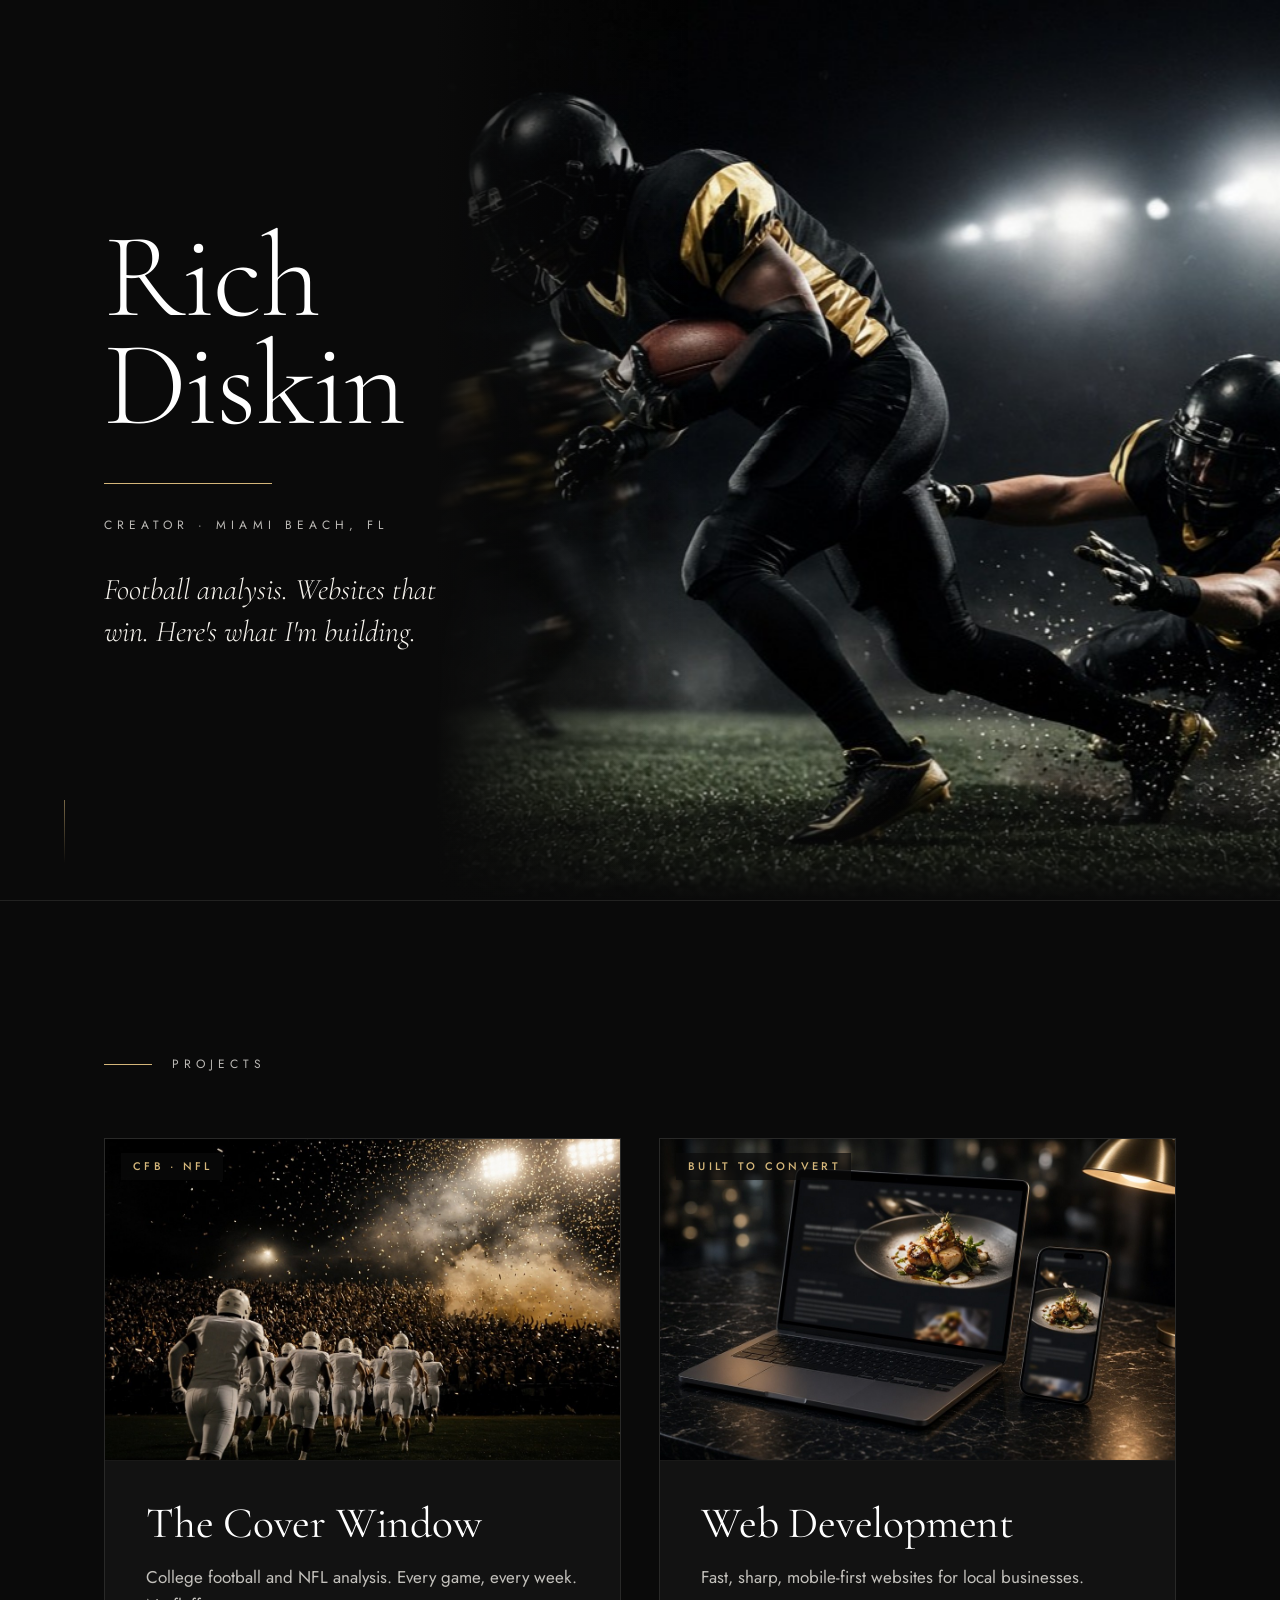
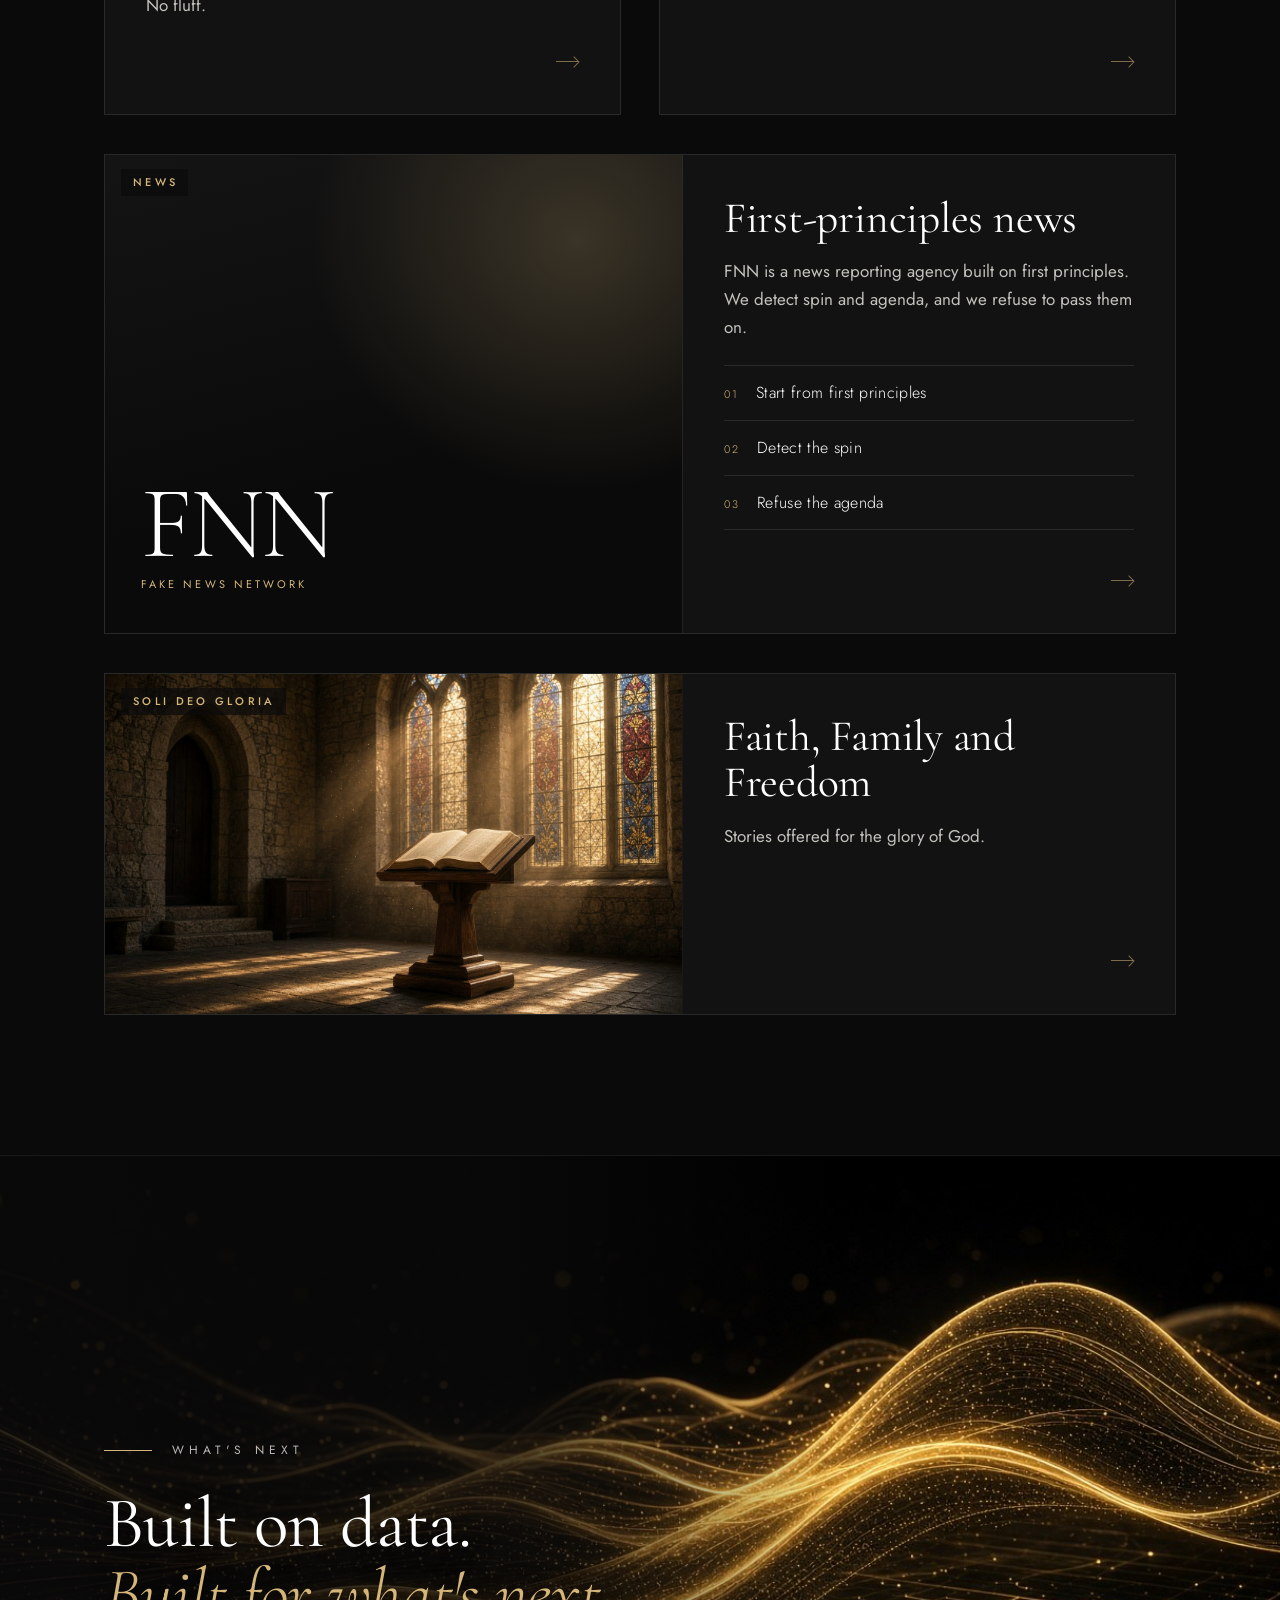
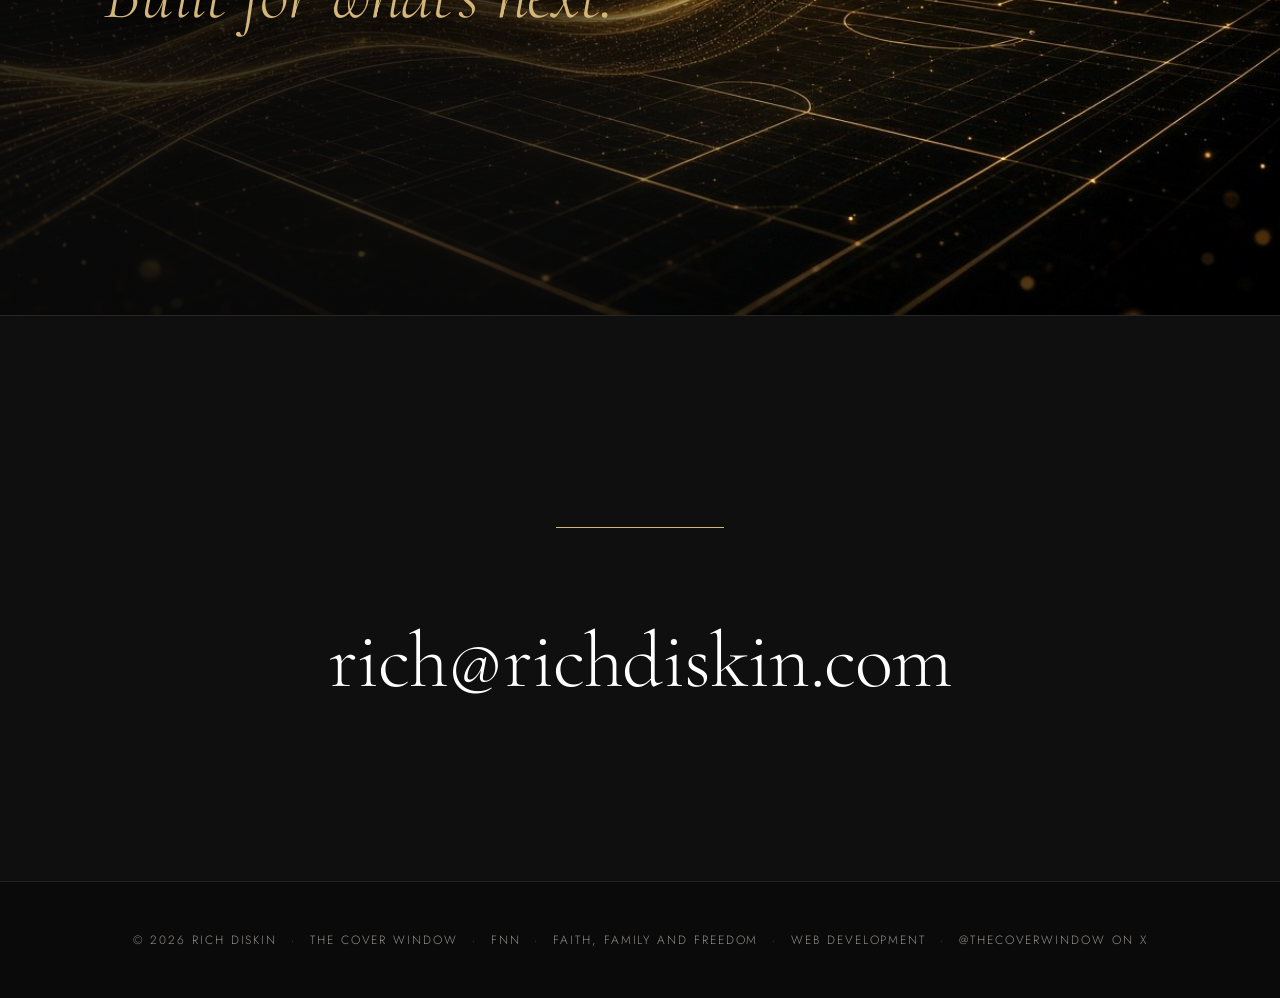
<file: index.html>
<!doctype html>
<html lang="en">
<head>
  <meta name="google-site-verification" content="5qmeftSYU1H2eOaFJe5JHbLLphVOXJgMcrYlsjy0gT4" />
<meta charset="utf-8">
<meta name="viewport" content="width=device-width, initial-scale=1, viewport-fit=cover">
<title>Rich Diskin | Creator</title>
<meta name="description" content="Rich Diskin is a Miami Beach, FL creator and the founder of The Cover Window. He also builds modern websites for local businesses.">
<link rel="canonical" href="https://www.richdiskin.com/">
<link rel="icon" href="/assets/favicon.svg" type="image/svg+xml">
<meta property="og:type" content="website">
<meta property="og:site_name" content="Rich Diskin">
<meta property="og:url" content="https://www.richdiskin.com/">
<meta property="og:title" content="Rich Diskin | Creator">
<meta property="og:description" content="Rich Diskin is a Miami Beach, FL creator and the founder of The Cover Window. He also builds modern websites for local businesses.">
<meta property="og:image" content="https://www.richdiskin.com/assets/rich-diskin-share.png">
<meta property="og:image:width" content="1200">
<meta property="og:image:height" content="630">
<meta property="og:image:alt" content="Rich Diskin, creator, Miami Beach, FL">
<meta name="twitter:card" content="summary_large_image">
<meta name="twitter:image" content="https://www.richdiskin.com/assets/rich-diskin-share.png">
<meta name="twitter:site" content="@TheCoverWindow">
<meta name="twitter:title" content="Rich Diskin | Creator">
<meta name="twitter:description" content="Rich Diskin is a Miami Beach, FL creator and the founder of The Cover Window. He also builds modern websites for local businesses.">
<meta name="theme-color" content="#0A0A0A">
<link rel="preconnect" href="https://fonts.googleapis.com">
<link rel="preconnect" href="https://fonts.gstatic.com" crossorigin>
<link href="https://fonts.googleapis.com/css2?family=Cormorant+Garamond:ital,wght@0,300;0,400;0,500;1,300;1,400&family=Jost:wght@300;400;500&display=swap" rel="stylesheet">
<style>
:root{
  --bg:#0A0A0A; --bg2:#0F0F0F; --card:#121212;
  --ink:#F5F2EC; --ink2:rgba(245,242,236,.76); --ink3:rgba(245,242,236,.58);
  --line:rgba(245,242,236,.10);
  --gold:#D4B67A; --gold-soft:rgba(212,182,122,.55);
  --serif:"Cormorant Garamond","Times New Roman",serif;
  --sans:"Jost","Helvetica Neue",Arial,sans-serif;
  --wrap:1200px; --pad:clamp(24px,5vw,64px);
}
*{box-sizing:border-box;margin:0;padding:0}
html{background:var(--bg);-webkit-text-size-adjust:100%;scroll-behavior:smooth}
body{background:var(--bg);color:var(--ink);font-family:var(--sans);font-weight:300;line-height:1.6;-webkit-font-smoothing:antialiased;-moz-osx-font-smoothing:grayscale}
a{color:inherit;text-decoration:none}
img{display:block;max-width:100%}
.wrap{max-width:var(--wrap);margin:0 auto;padding:0 var(--pad)}

/* ---------- Hero ---------- */
.hero{position:relative;min-height:100vh;min-height:100svh;display:flex;align-items:center;justify-content:center;text-align:center;overflow:hidden;
  background:radial-gradient(ellipse 70% 55% at 50% 42%,rgba(212,182,122,.07),transparent 70%),var(--bg)}
.hero::after{content:"";position:absolute;inset:0;pointer-events:none;background:radial-gradient(ellipse at center,transparent 55%,rgba(0,0,0,.55))}
.hero-inner{position:relative;z-index:1;padding:96px var(--pad) 140px;display:flex;flex-direction:column;align-items:center}
.name{font-family:var(--serif);font-weight:300;font-size:clamp(68px,13.5vw,196px);line-height:.92;letter-spacing:-.015em;color:#fff}
.rule{width:clamp(96px,14vw,168px);height:1px;background:var(--gold);margin:clamp(32px,4.5vw,52px) auto clamp(26px,3.5vw,38px);border:0}
.role{font-size:12px;font-weight:400;letter-spacing:.42em;text-transform:uppercase;color:var(--ink2);padding-left:.42em}
.intro{text-wrap:balance;font-family:var(--serif);font-style:italic;font-weight:300;font-size:clamp(22px,2.6vw,30px);line-height:1.4;color:var(--ink);max-width:22em;margin:clamp(28px,3.5vw,40px) auto 0}
.scroll-cue{position:absolute;left:50%;bottom:36px;width:1px;height:64px;background:linear-gradient(var(--gold-soft),transparent);transform:translateX(-50%);z-index:1}

/* ---------- Buttons ---------- */
.btn{display:inline-flex;align-items:center;justify-content:center;gap:12px;min-height:52px;padding:0 30px;border:1px solid var(--gold);border-radius:0;
  font-family:var(--sans);font-size:12px;font-weight:500;letter-spacing:.22em;text-transform:uppercase;color:var(--gold);background:transparent;
  transition:background .35s ease,color .35s ease}
.btn:hover,.btn:focus-visible{background:var(--gold);color:#0A0A0A}
.btn:focus-visible,.link:focus-visible{outline:1px solid var(--gold);outline-offset:4px}
.arrow{display:inline-block;width:18px;height:1px;background:currentColor;position:relative;transition:width .35s ease}
.arrow::after{content:"";position:absolute;right:0;top:-3px;width:7px;height:7px;border-top:1px solid currentColor;border-right:1px solid currentColor;transform:rotate(45deg);transform-origin:center}
.btn:hover .arrow{width:26px}
.link{display:inline-flex;align-items:center;min-height:44px;font-size:12px;font-weight:400;letter-spacing:.22em;text-transform:uppercase;color:var(--ink2);
  border-bottom:1px solid transparent;transition:color .3s ease}
.link span{border-bottom:1px solid var(--gold-soft);padding-bottom:3px;transition:border-color .3s ease}
.link:hover{color:var(--ink)} .link:hover span{border-color:var(--gold)}

/* ---------- Section label ---------- */
.label{display:flex;align-items:center;gap:20px;font-size:12px;font-weight:400;letter-spacing:.42em;text-transform:uppercase;color:var(--ink2)}
.label::before{content:"";width:48px;height:1px;background:var(--gold)}

/* ---------- Projects ---------- */
.projects{padding:clamp(96px,12vw,168px) 0 clamp(96px,11vw,152px);border-top:1px solid var(--line)}
.grid{display:grid;grid-template-columns:1fr;gap:clamp(28px,3vw,40px);margin-top:clamp(40px,5vw,64px)}
@media (min-width:860px){.grid{grid-template-columns:1fr 1fr}}
.card{position:relative;display:flex;flex-direction:column;background:var(--card);border:1px solid var(--line);color:inherit;
  transition:border-color .5s ease,transform .5s ease,box-shadow .5s ease}
.card:hover,.card:focus-visible{border-color:rgba(212,182,122,.38);transform:translateY(-4px);box-shadow:0 28px 60px -34px rgba(0,0,0,.9)}
.card:focus-visible{outline:1px solid var(--gold);outline-offset:6px}
.card-arrow{align-self:flex-end;display:inline-flex;align-items:center;justify-content:center;width:44px;height:44px;margin:auto -10px -10px 0;
  color:var(--gold-soft);transition:color .35s ease}
.card-arrow .arrow{width:22px}
.card:hover .card-arrow,.card:focus-visible .card-arrow{color:var(--gold)}
.card:hover .card-arrow .arrow,.card:focus-visible .card-arrow .arrow{width:30px}
.media{position:relative;display:block;aspect-ratio:1200/630;overflow:hidden;background:#000;border-bottom:1px solid var(--line)}
.media img{width:100%;height:100%;object-fit:cover;transition:transform 1.1s cubic-bezier(.2,.7,.2,1),filter .6s ease}
.media.light img{filter:brightness(.9) saturate(.95)}
.card:hover .media img,.card:focus-visible .media img{transform:scale(1.035);filter:none}
.body{display:flex;flex-direction:column;flex:1;gap:0;padding:clamp(28px,3.2vw,44px)}
.body p{margin-bottom:20px}
.card h3{font-family:var(--serif);font-weight:400;font-size:clamp(34px,3.4vw,44px);line-height:1.05;letter-spacing:-.005em;color:#fff}
.card p{margin-top:16px;font-size:17px;font-weight:400;line-height:1.65;color:rgba(245,242,236,.78);max-width:30em}

/* ---------- Contact ---------- */
.contact{padding:clamp(104px,13vw,176px) 0;background:var(--bg2);border-top:1px solid var(--line);text-align:center}
.contact-rule{margin:0 auto}
.contact .email{margin-top:clamp(36px,4.5vw,52px)}
.email{display:inline-block;padding:6px 0 10px;background:linear-gradient(var(--gold),var(--gold)) 50% 100%/0 1px no-repeat;transition:background-size .5s ease,color .3s ease;margin-top:clamp(32px,4vw,44px);font-family:var(--serif);font-weight:300;font-size:clamp(34px,6.2vw,80px);line-height:1.1;color:#fff;letter-spacing:-.01em;word-break:break-word}
.email:hover,.email:focus-visible{background-size:100% 1px}
.email:focus-visible{outline:1px solid var(--gold);outline-offset:8px}

/* ---------- Footer ---------- */
footer{border-top:1px solid var(--line);padding:36px 0 calc(36px + env(safe-area-inset-bottom))}
.foot{display:flex;flex-wrap:wrap;align-items:center;justify-content:center;gap:0 14px;font-size:12px;letter-spacing:.16em;text-transform:uppercase;color:var(--ink3);text-align:center}
.foot a,.foot>span:first-child{display:inline-flex;align-items:center;min-height:44px;transition:color .3s ease}
.foot a:hover{color:var(--ink)}
.dot{color:var(--gold-soft)}

@media (max-width:520px){
  .role{letter-spacing:.34em;font-size:11px}
  .email{font-size:clamp(30px,9vw,40px)}
  .foot{flex-direction:column;gap:0}
  .foot .dot{display:none}
}
@media (prefers-reduced-motion:reduce){*{transition:none!important;scroll-behavior:auto!important}}
/* ---------- v4 Hero: bold NFL action, editorial split ---------- */
.hero{justify-content:flex-start;text-align:left;background:var(--bg)}
.hero::after{display:none}
.hero-bg{position:absolute;top:0;right:0;bottom:0;width:66%;z-index:0;overflow:hidden;pointer-events:none}
.hero-bg img{position:absolute;inset:0;width:100%;height:100%;max-width:none;object-fit:cover;object-position:46% 50%;
  transform-origin:45% 45%;animation:kenburns 40s ease-in-out infinite alternate;will-change:transform}
@keyframes kenburns{from{transform:scale(1)}to{transform:scale(1.06)}}
/* light gradient only on the left edge where it meets the type, plus a short bottom fade */
.hero-bg::before{content:"";position:absolute;inset:0;z-index:1;
  background:linear-gradient(90deg,#0A0A0A 0%,rgba(10,10,10,.55) 12%,rgba(10,10,10,0) 30%),
             linear-gradient(0deg,#0A0A0A 0%,rgba(10,10,10,0) 16%)}
.hero-inner{width:100%;max-width:var(--wrap);margin:0 auto;padding:96px var(--pad) 120px;align-items:flex-start}
.hero-copy{max-width:520px}
.name{font-size:clamp(76px,9.4vw,148px);line-height:.9}
.name span{display:block}
.rule{margin:clamp(30px,3.6vw,44px) 0 clamp(24px,3vw,32px)}
.role{padding-left:0}
.intro{margin:clamp(24px,3vw,34px) 0 0;max-width:15em}
.scroll-cue{left:var(--pad);transform:none}
@media (min-width:1500px){.hero-inner{padding-left:calc((100vw - var(--wrap))/2 + var(--pad))}}

/* ---------- Projects ---------- */
.projects{position:relative}
.media{aspect-ratio:16/10}
.media img{filter:none}
.media .tag{position:absolute;left:16px;top:14px;font-size:11px;font-weight:500;letter-spacing:.3em;text-transform:uppercase;color:var(--gold);
  padding:5px 10px 5px 12px;background:rgba(10,10,10,.7)}
.media-mark{display:flex;align-items:flex-end;background:
  radial-gradient(ellipse 80% 90% at 82% 18%,rgba(212,182,122,.22),transparent 58%),
  linear-gradient(165deg,#141414 0%,#0A0A0A 62%)}
.media-mark .mark-copy{position:relative;z-index:1;padding:0 28px 28px}
.fnn-values{list-style:none;margin:4px 0 28px;padding:0;border-top:1px solid var(--line)}
.fnn-values li{display:flex;align-items:baseline;gap:16px;padding:14px 0;border-bottom:1px solid var(--line);font-size:16px;letter-spacing:.02em;color:#fff}
.fnn-values span{font-size:11px;letter-spacing:.24em;color:var(--gold)}
.media-mark .mark-name{display:block;font-family:var(--serif);font-weight:300;font-size:clamp(76px,8vw,108px);line-height:.84;letter-spacing:-.03em;color:#fff}
.media-mark .mark-sub{display:block;margin-top:10px;font-size:11px;font-weight:400;letter-spacing:.28em;text-transform:uppercase;color:var(--gold)}
@media (min-width:860px){
  .card-fnn,.card-fff{grid-column:1 / -1;display:grid;grid-template-columns:minmax(0,1.08fr) minmax(0,.92fr)}
  .card-fnn .media,.card-fff .media{aspect-ratio:auto;min-height:340px;height:100%;border-bottom:0;border-right:1px solid var(--line)}
  .card-fnn .mark-copy{padding:0 36px 40px}
  .card-fnn .body,.card-fff .body{justify-content:center}
}

/* ---------- What's next band ---------- */
.next{position:relative;min-height:clamp(520px,62vw,760px);display:flex;align-items:center;overflow:hidden;border-top:1px solid var(--line);background:#000}
.next-bg{position:absolute;inset:0;pointer-events:none}
.next-bg img{width:100%;height:100%;object-fit:cover;object-position:50% 50%}
.next-bg::after{content:"";position:absolute;inset:0;
  background:linear-gradient(90deg,rgba(10,10,10,.85) 0%,rgba(10,10,10,.75) 40%,rgba(10,10,10,0) 65%)}
.next .wrap{position:relative;width:100%}
.next-line{font-family:var(--serif);font-weight:400;font-size:clamp(46px,5.6vw,84px);line-height:1;letter-spacing:-.01em;color:#fff;margin-top:28px;max-width:8.5em;text-shadow:0 2px 24px rgba(0,0,0,.85)}
.next-line em{display:block;font-style:italic;font-weight:300;color:var(--gold)}

/* ---------- Phone ---------- */
@media (max-width:860px){
  .hero-bg{width:78%}
}
@media (max-width:640px){
  .hero{min-height:0;display:block}
  .hero-bg{position:relative;width:100%;height:clamp(300px,82vw,360px)}
  .hero-bg img{object-position:44% 40%;animation:none}
  .hero-bg::before{background:linear-gradient(0deg,#0A0A0A 0%,rgba(10,10,10,.45) 22%,rgba(10,10,10,0) 42%)}
  .hero-inner{padding:0 var(--pad) 44px;margin-top:-44px;position:relative;z-index:1}
  .name{font-size:clamp(60px,17vw,74px)}
  .name span{display:inline}
  .rule{margin:22px 0 18px}
  .intro{font-size:21px;max-width:16em;margin-top:18px}
  .scroll-cue{display:none}
  .projects{padding-top:44px}
  .grid{margin-top:28px}
  .next{min-height:0;display:block;border-top:0}
  .next-bg{position:relative;height:clamp(260px,72vw,320px)}
  .next-bg img{object-position:42% 50%}
  .next-bg::after{background:linear-gradient(0deg,#0A0A0A 0%,rgba(10,10,10,0) 30%)}
  .next .wrap{padding-top:8px;padding-bottom:72px}
  .next-line{font-size:44px;margin-top:20px;text-shadow:none}
  .next-line em{display:inline}
}
@media (prefers-reduced-motion:reduce){.hero-bg img{animation:none!important}}
.contact .rule{margin-left:auto;margin-right:auto}
</style>
<script type="application/ld+json">
{"@context":"https://schema.org","@type":"Person","@id":"https://www.richdiskin.com/#person","name":"Rich Diskin","alternateName":["Richard J Diskin Jr","Richie Diskin","Richard Diskin"],"url":"https://www.richdiskin.com/","email":"mailto:rich@richdiskin.com","address":{"@type":"PostalAddress","addressLocality":"Miami Beach","addressRegion":"FL","addressCountry":"US"},"sameAs":["https://x.com/TheCoverWindow","https://x.com/DiskinRichie","https://www.thecoverwindow.com/","https://www.fnnfakenewsnetwork.com/","https://x.com/fnnfakenews911"]}
</script>
<script data-goatcounter="https://richdiskin.goatcounter.com/count" async src="//gc.zgo.at/count.js"></script>
</head>
<body>

<header class="hero">
  <div class="hero-bg" aria-hidden="true"><img src="/assets/nfl-action.jpg" alt="" width="1280" height="720" fetchpriority="high"></div>
  <div class="hero-inner">
    <div class="hero-copy">
      <h1 class="name"><span>Rich</span> <span>Diskin</span></h1>
      <hr class="rule">
      <p class="role">Creator · Miami Beach, FL</p>
      <p class="intro">Football analysis. Websites that win. Here's what I'm building.</p>
    </div>
  </div>
  <span class="scroll-cue" aria-hidden="true"></span>
</header>

<main>
  <section class="projects" id="projects" aria-labelledby="projects-label">
    <div class="wrap">
      <h2 class="label" id="projects-label">Projects</h2>
      <div class="grid">
        <a class="card" href="/thecoverwindow/">
          <div class="media"><img src="/assets/college-gameday.jpg" alt="College football team running onto the field under stadium lights" width="1280" height="720" loading="lazy"><span class="tag">CFB · NFL</span></div>
          <div class="body">
            <h3>The Cover Window</h3>
            <p>College football and NFL analysis. Every game, every week. No fluff.</p>
            <span class="card-arrow" aria-hidden="true"><span class="arrow"></span></span>
          </div>
        </a>
        <a class="card" href="/webdevelopment">
          <div class="media"><img src="/assets/webdesign.jpg" alt="Restaurant website shown on a laptop and phone" width="1280" height="720" loading="lazy"><span class="tag">Built to convert</span></div>
          <div class="body">
            <h3>Web Development</h3>
            <p>Fast, sharp, mobile-first websites for local businesses.</p>
            <span class="card-arrow" aria-hidden="true"><span class="arrow"></span></span>
          </div>
        </a>
        <a class="card card-fnn" href="/fnn/">
          <div class="media media-mark">
            <span class="mark-copy">
              <span class="mark-name">FNN</span>
              <span class="mark-sub">Fake News Network</span>
            </span>
            <span class="tag">News</span>
          </div>
          <div class="body">
            <h3>First-principles news</h3>
            <p>FNN is a news reporting agency built on first principles. We detect spin and agenda, and we refuse to pass them on.</p>
            <ul class="fnn-values">
              <li><span>01</span>Start from first principles</li>
              <li><span>02</span>Detect the spin</li>
              <li><span>03</span>Refuse the agenda</li>
            </ul>
            <span class="card-arrow" aria-hidden="true"><span class="arrow"></span></span>
          </div>
        </a>
        <a class="card card-fff" href="/faithfamilyfreedom/">
          <div class="media"><img src="/faithfamilyfreedom/images/chapel.jpg" alt="Morning light through stained glass falling across an open Bible" width="1600" height="900" loading="lazy"><span class="tag">Soli Deo Gloria</span></div>
          <div class="body">
            <h3>Faith, Family and Freedom</h3>
            <p>Stories offered for the glory of God.</p>
            <span class="card-arrow" aria-hidden="true"><span class="arrow"></span></span>
          </div>
        </a>
      </div>
    </div>
  </section>

  <section class="next" aria-labelledby="next-label">
    <div class="next-bg" aria-hidden="true"><img src="/assets/predictive.jpg" alt="" width="1280" height="720" loading="lazy"></div>
    <div class="wrap">
      <h2 class="label" id="next-label">What's next</h2>
      <p class="next-line">Built on data. <em>Built for what's next.</em></p>
    </div>
  </section>

  <section class="contact" id="contact" aria-label="Contact">
    <div class="wrap">
      <hr class="rule contact-rule">
      <a class="email" href="mailto:rich@richdiskin.com">rich@richdiskin.com</a>
    </div>
  </section>
</main>

<footer>
  <div class="wrap foot">
    <span>© 2026 Rich Diskin</span><span class="dot" aria-hidden="true">·</span>
    <a href="https://www.thecoverwindow.com/" target="_blank" rel="noopener">The Cover Window</a><span class="dot" aria-hidden="true">·</span>
    <a href="/fnn/">FNN</a><span class="dot" aria-hidden="true">·</span>
    <a href="/faithfamilyfreedom/">Faith, Family and Freedom</a><span class="dot" aria-hidden="true">·</span>
    <a href="/webdevelopment">Web Development</a><span class="dot" aria-hidden="true">·</span>
    <a href="https://x.com/TheCoverWindow" target="_blank" rel="noopener">@TheCoverWindow on X</a>
  </div>
</footer>
</body>
</html>
</file>
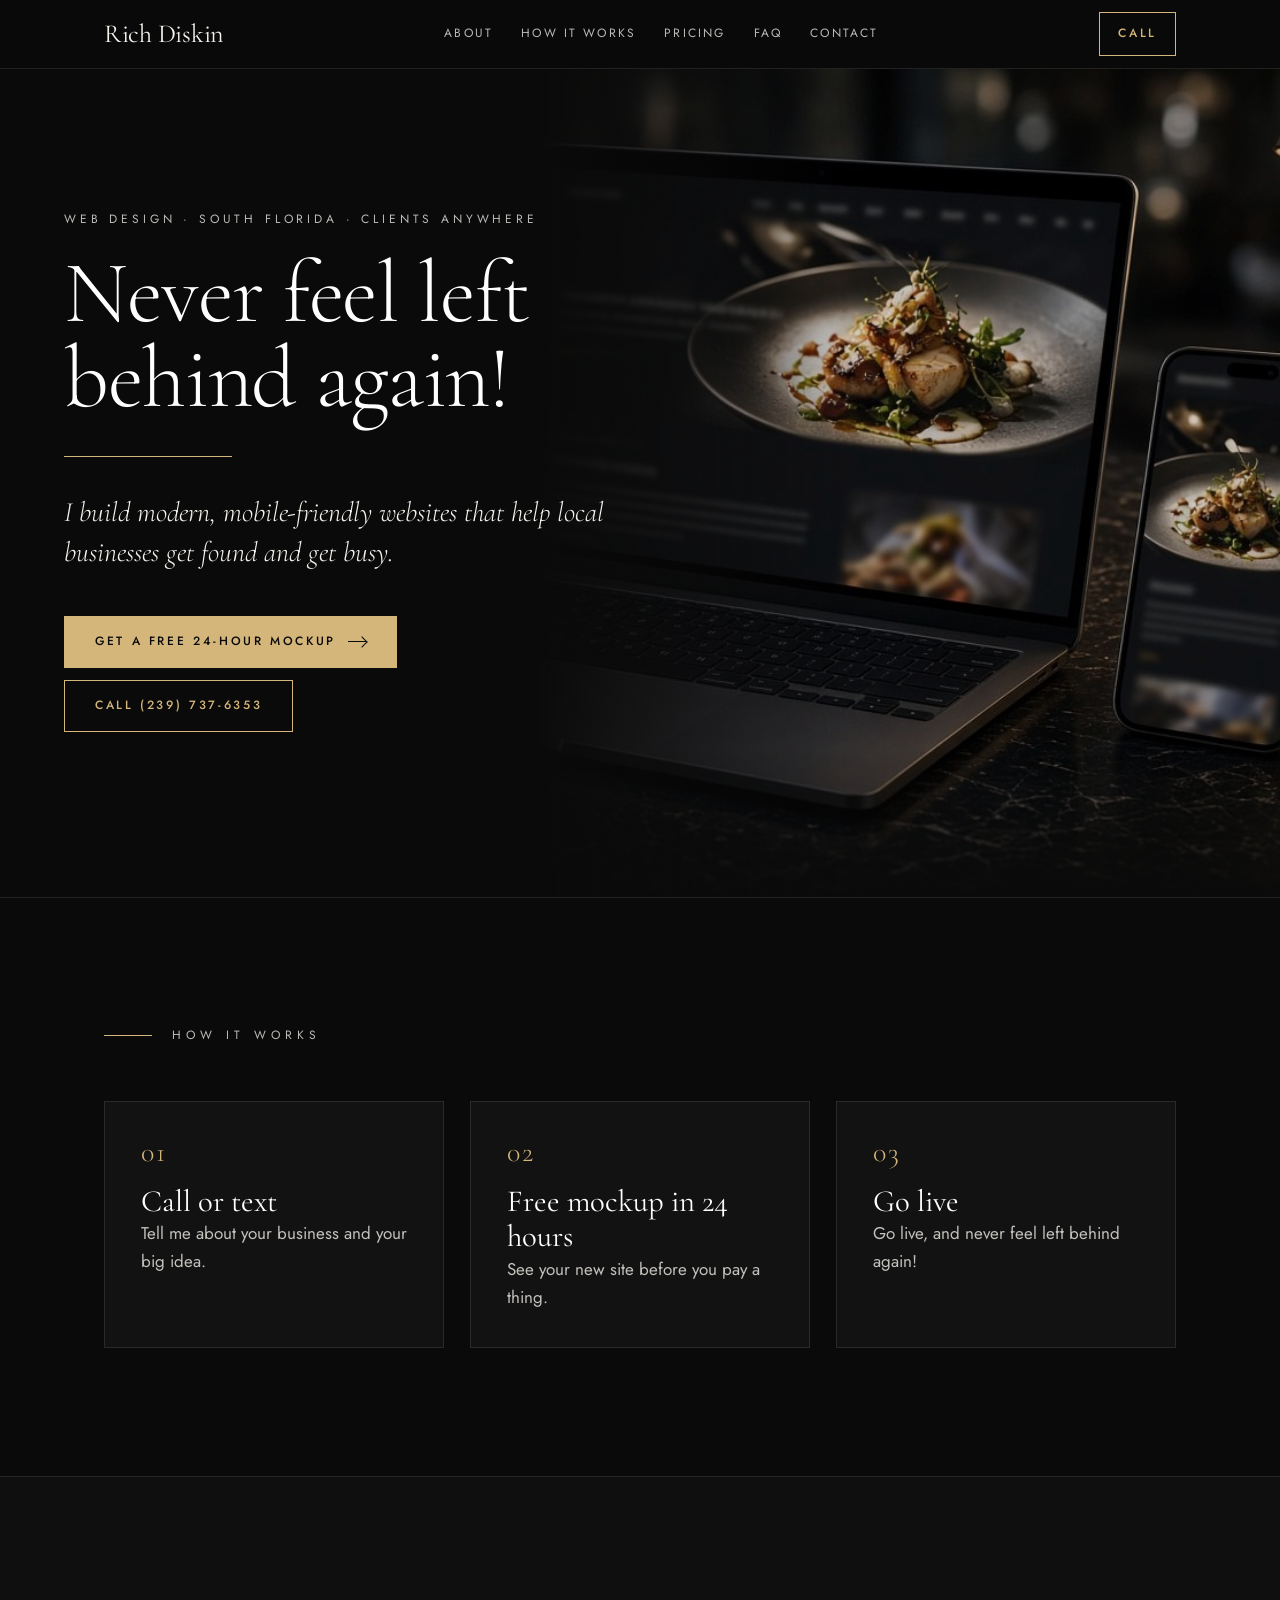
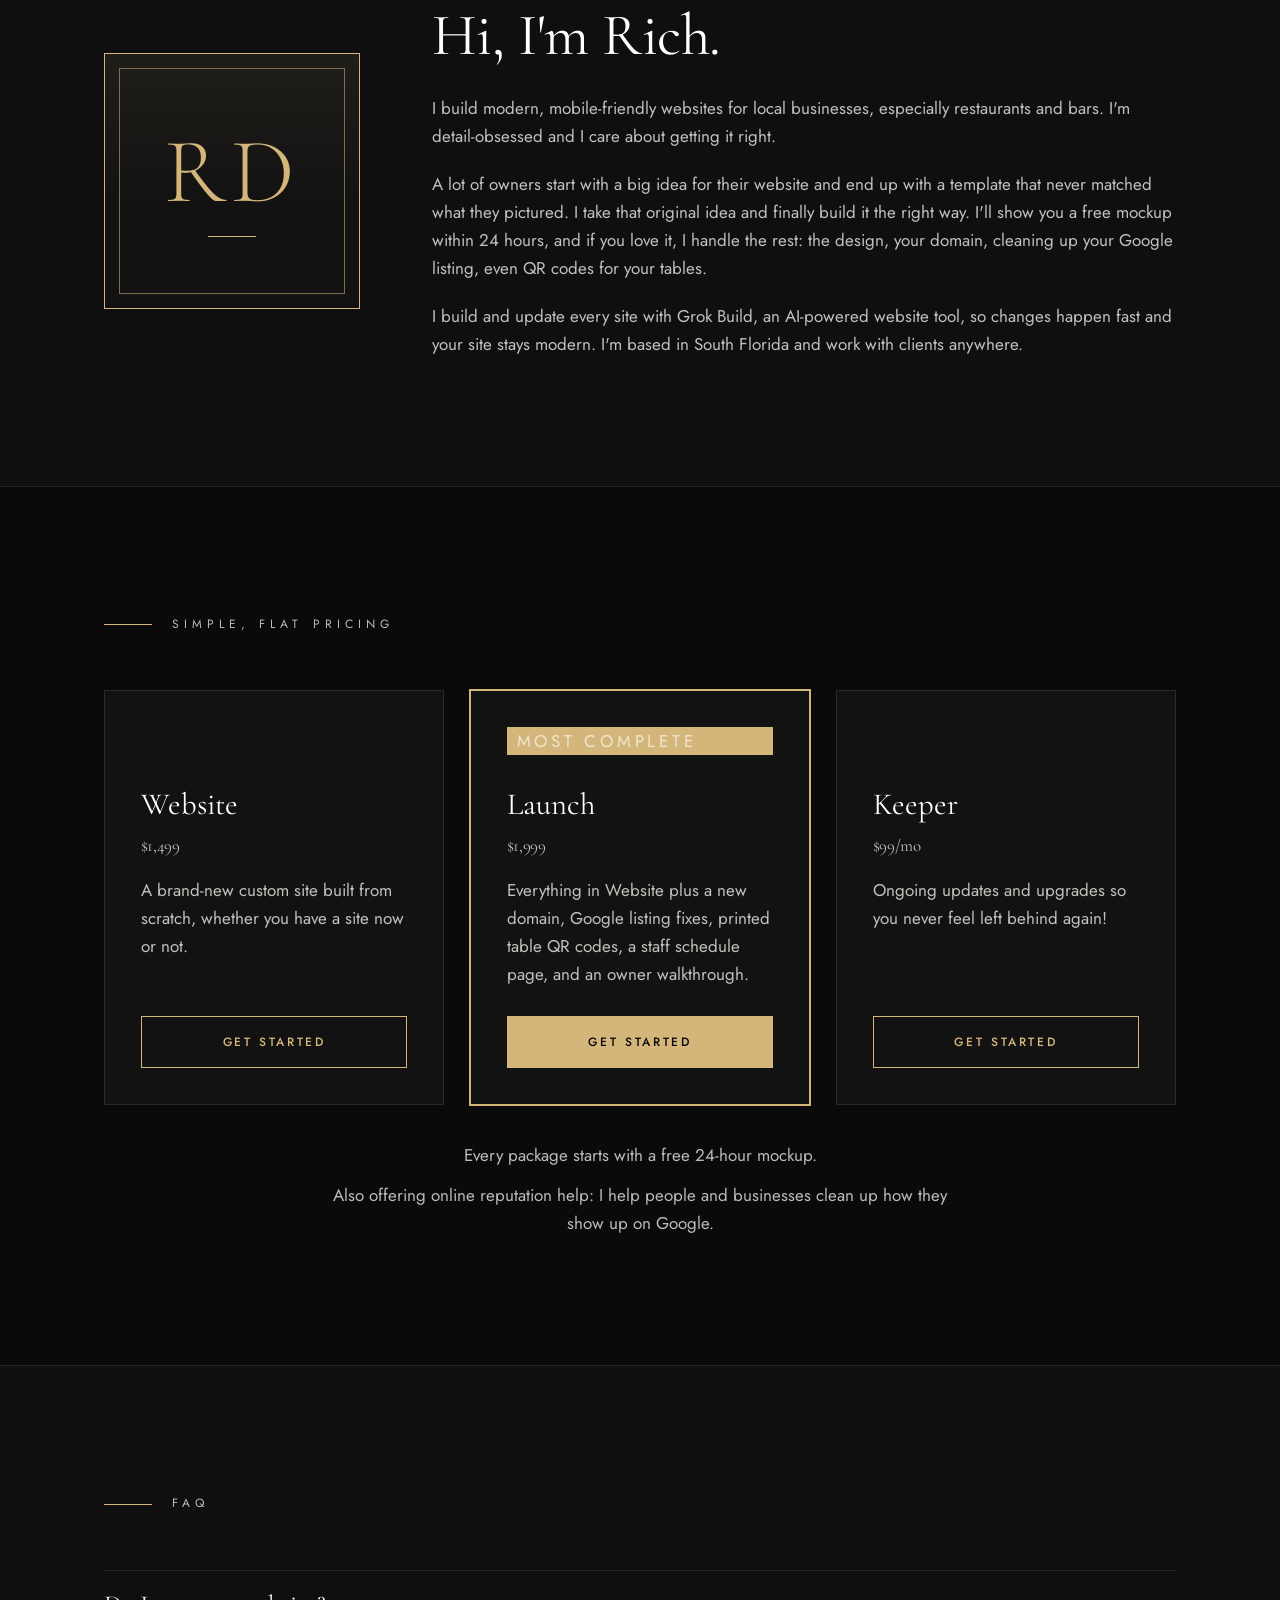
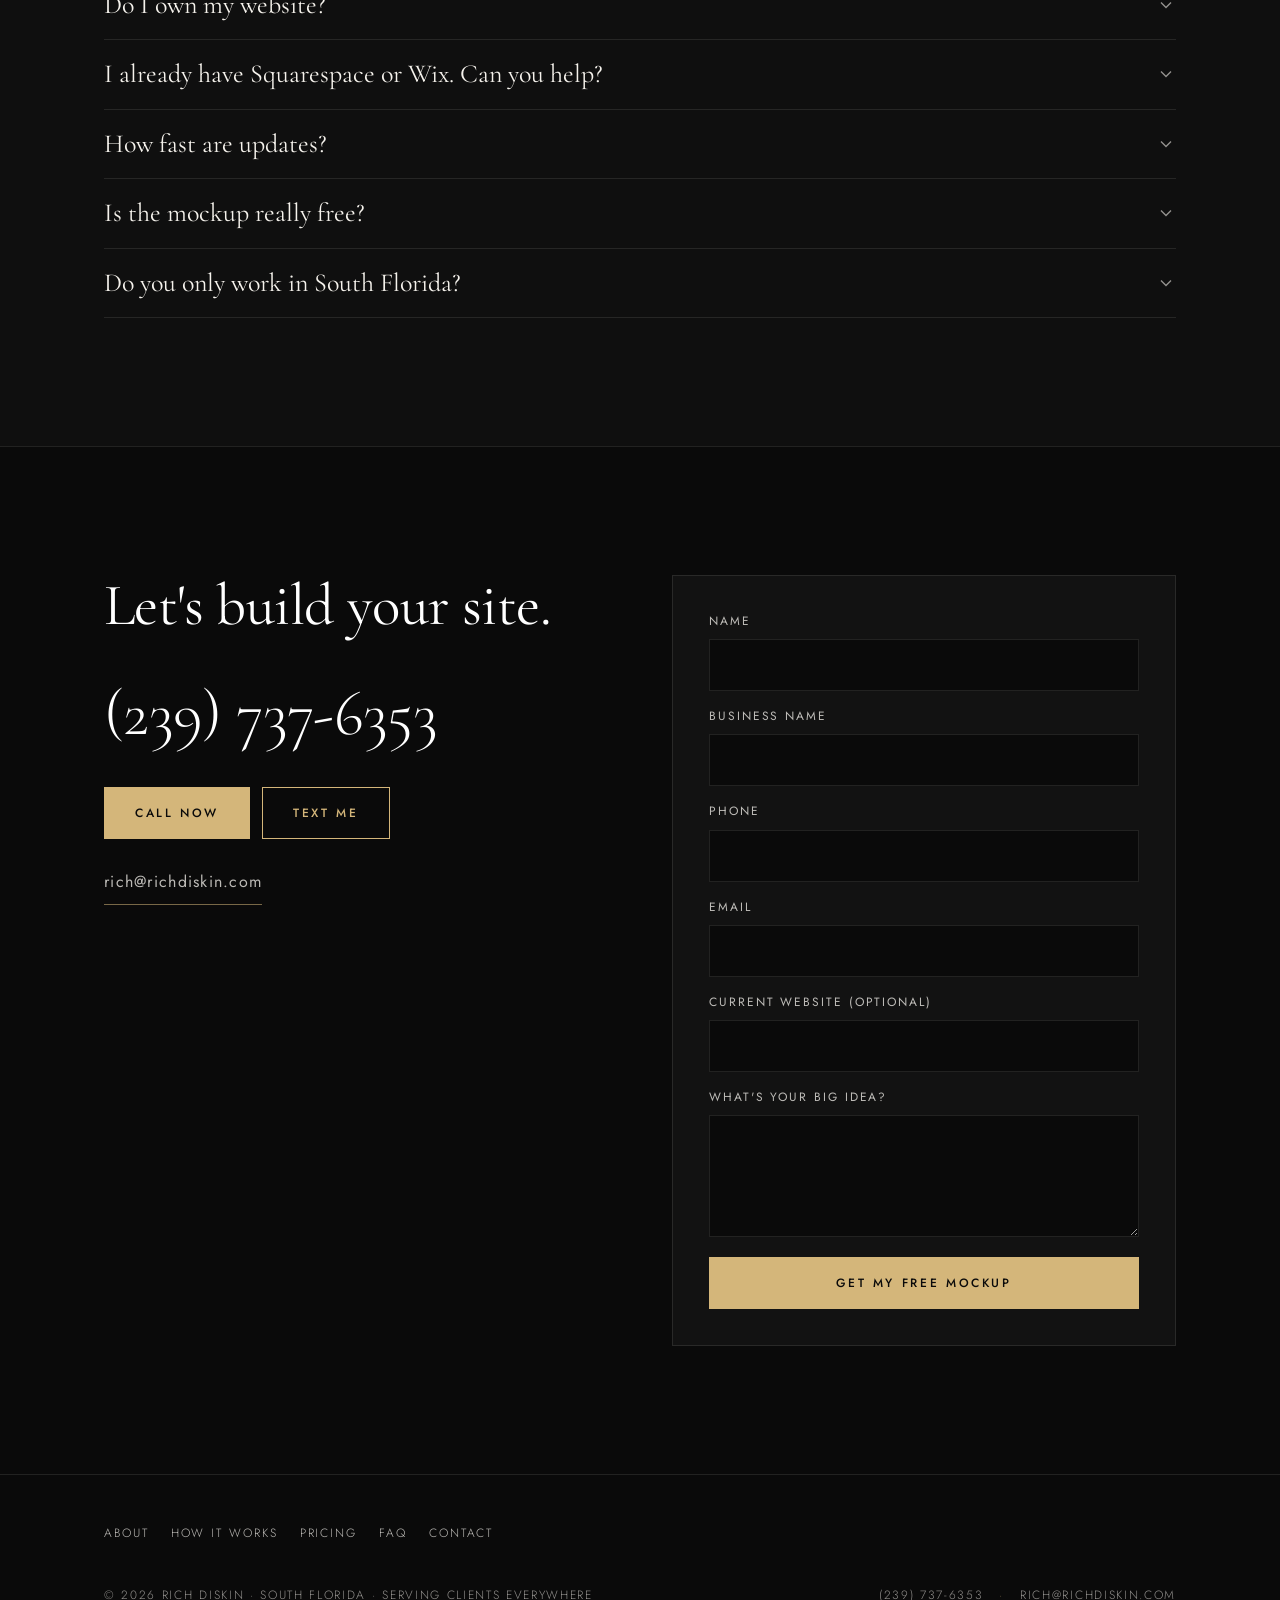
<file: about/index.html>
<!doctype html><html lang="en"><head><meta charset="utf-8"><title>Rich Diskin</title><meta name="robots" content="noindex"><link rel="canonical" href="https://www.richdiskin.com/webdevelopment/#about"><meta http-equiv="refresh" content="0; url=/webdevelopment/#about"><script>location.replace("/webdevelopment/#about")</script><script data-goatcounter="https://richdiskin.goatcounter.com/count" async src="//gc.zgo.at/count.js"></script>
</head><body><a href="/webdevelopment/#about">Continue</a></body></html>
</file>
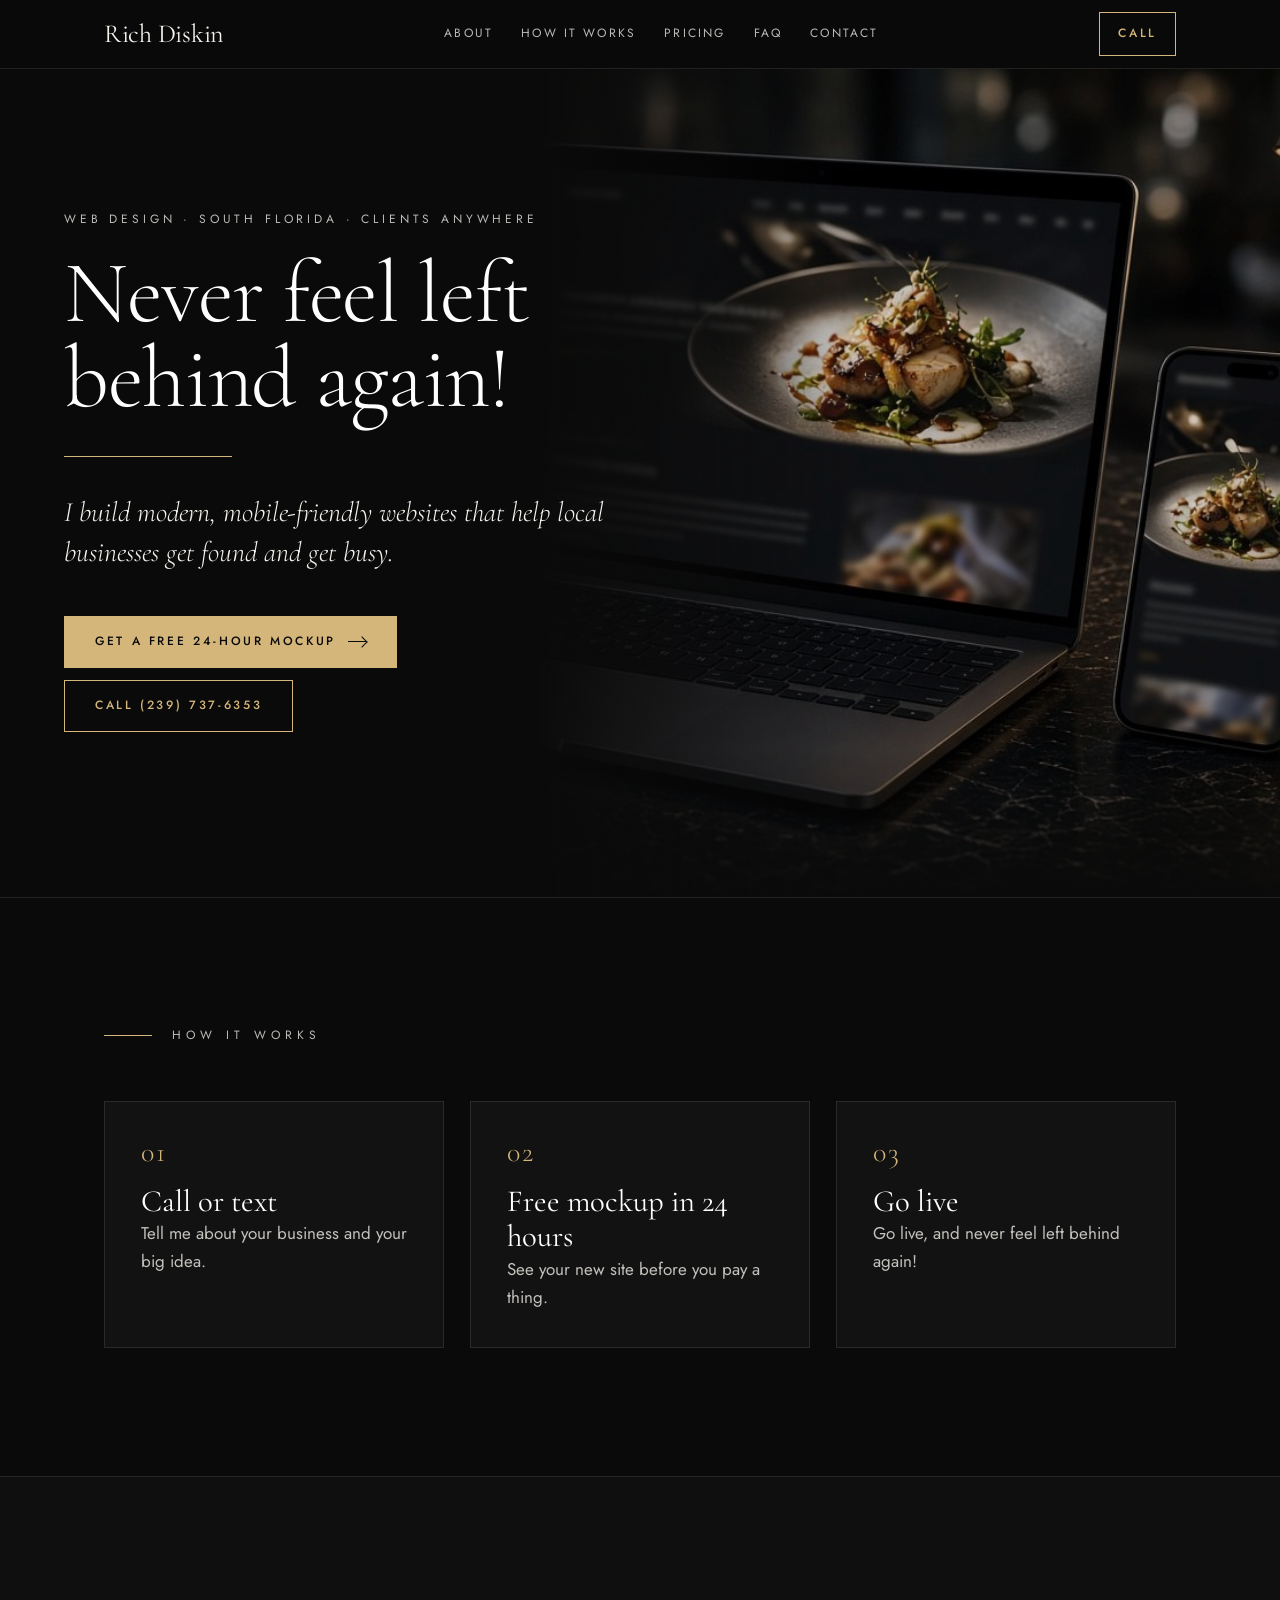
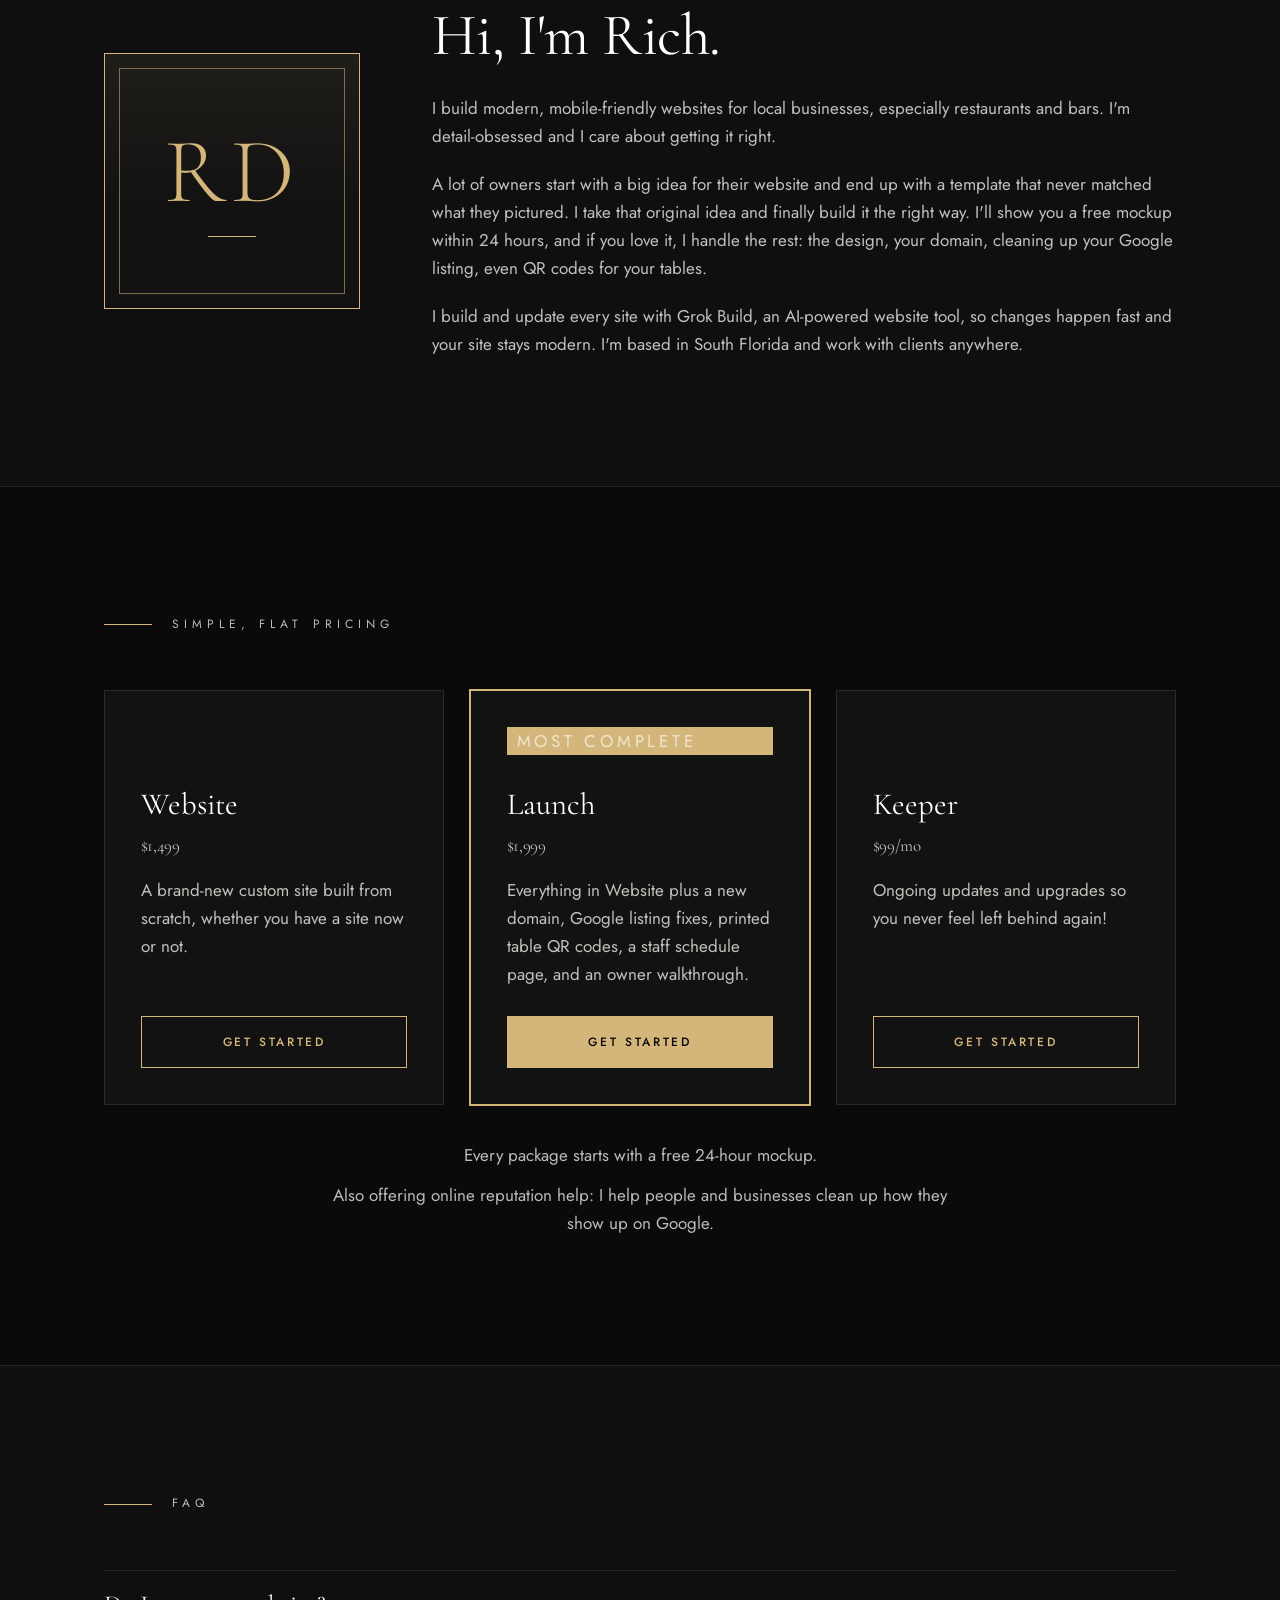
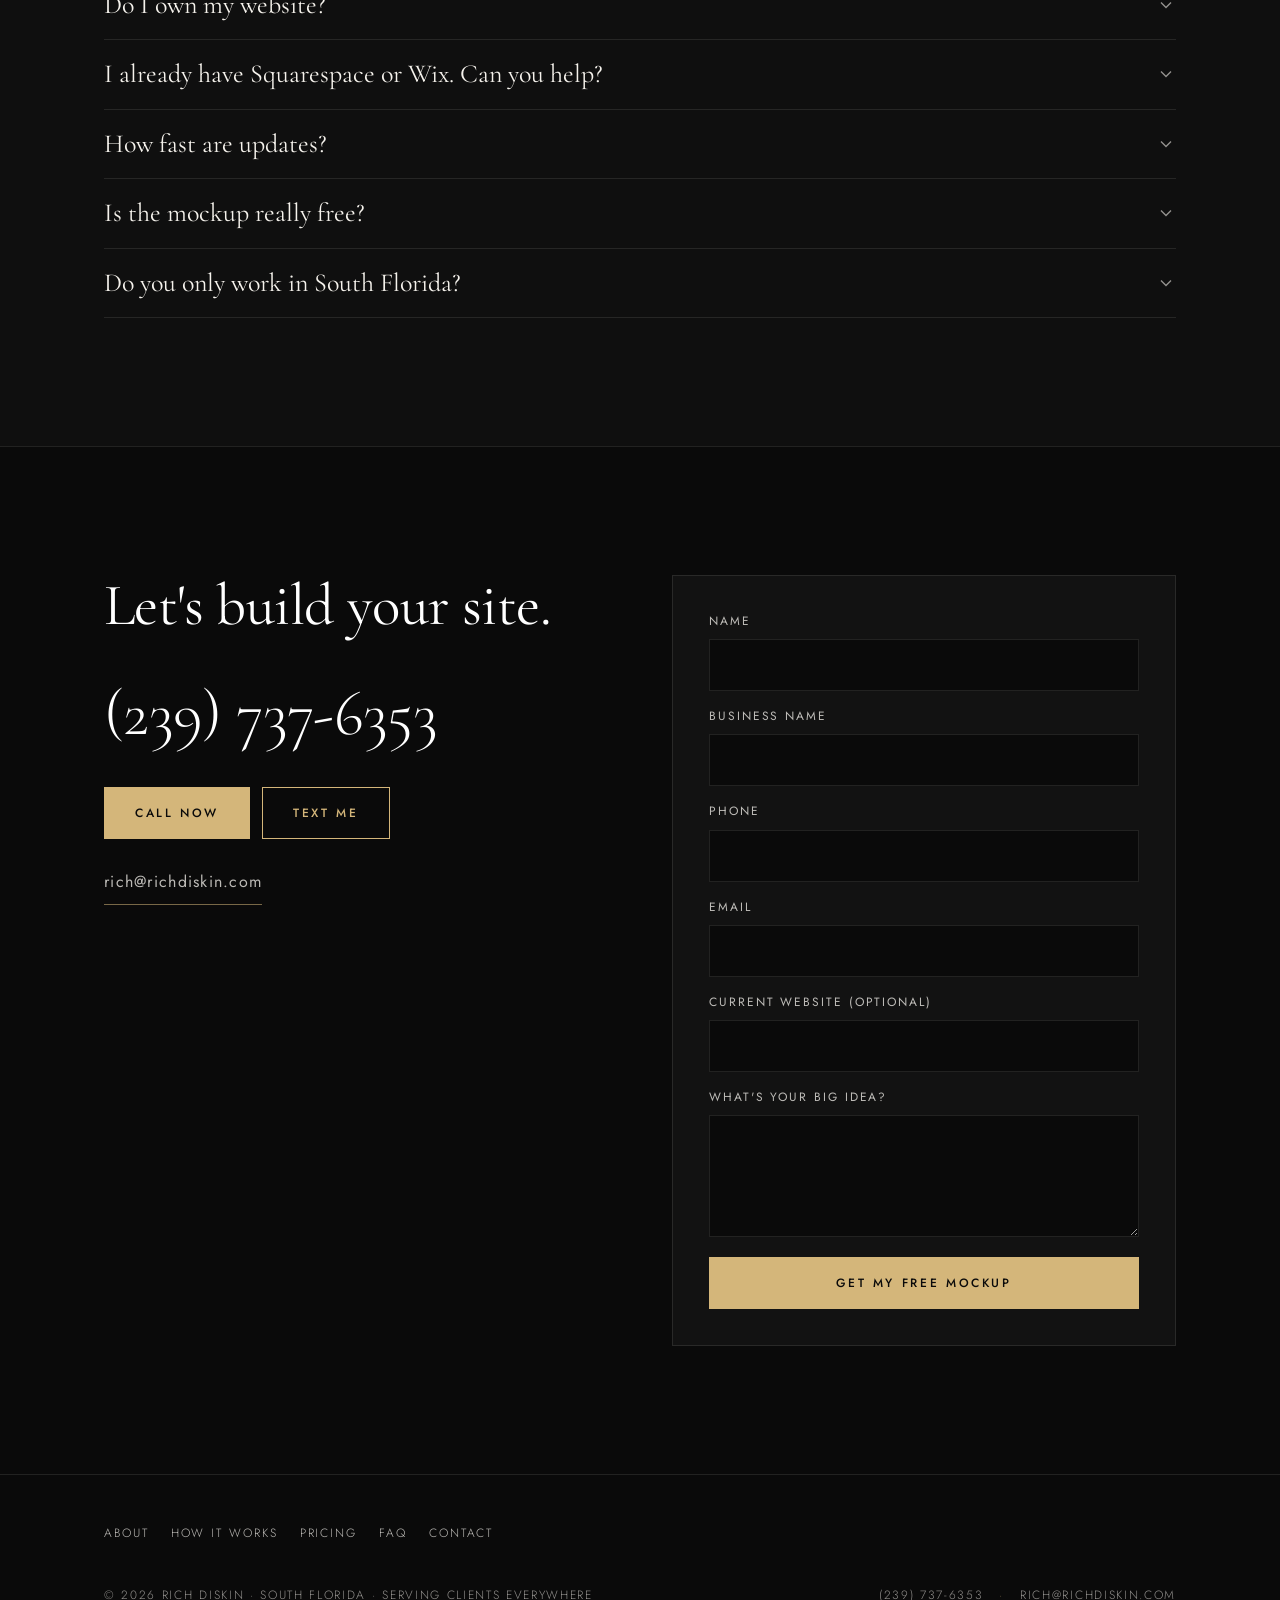
<file: contact/index.html>
<!doctype html><html lang="en"><head><meta charset="utf-8"><title>Rich Diskin</title><meta name="robots" content="noindex"><link rel="canonical" href="https://www.richdiskin.com/webdevelopment/#contact"><meta http-equiv="refresh" content="0; url=/webdevelopment/#contact"><script>location.replace("/webdevelopment/#contact")</script><script data-goatcounter="https://richdiskin.goatcounter.com/count" async src="//gc.zgo.at/count.js"></script>
</head><body><a href="/webdevelopment/#contact">Continue</a></body></html>
</file>
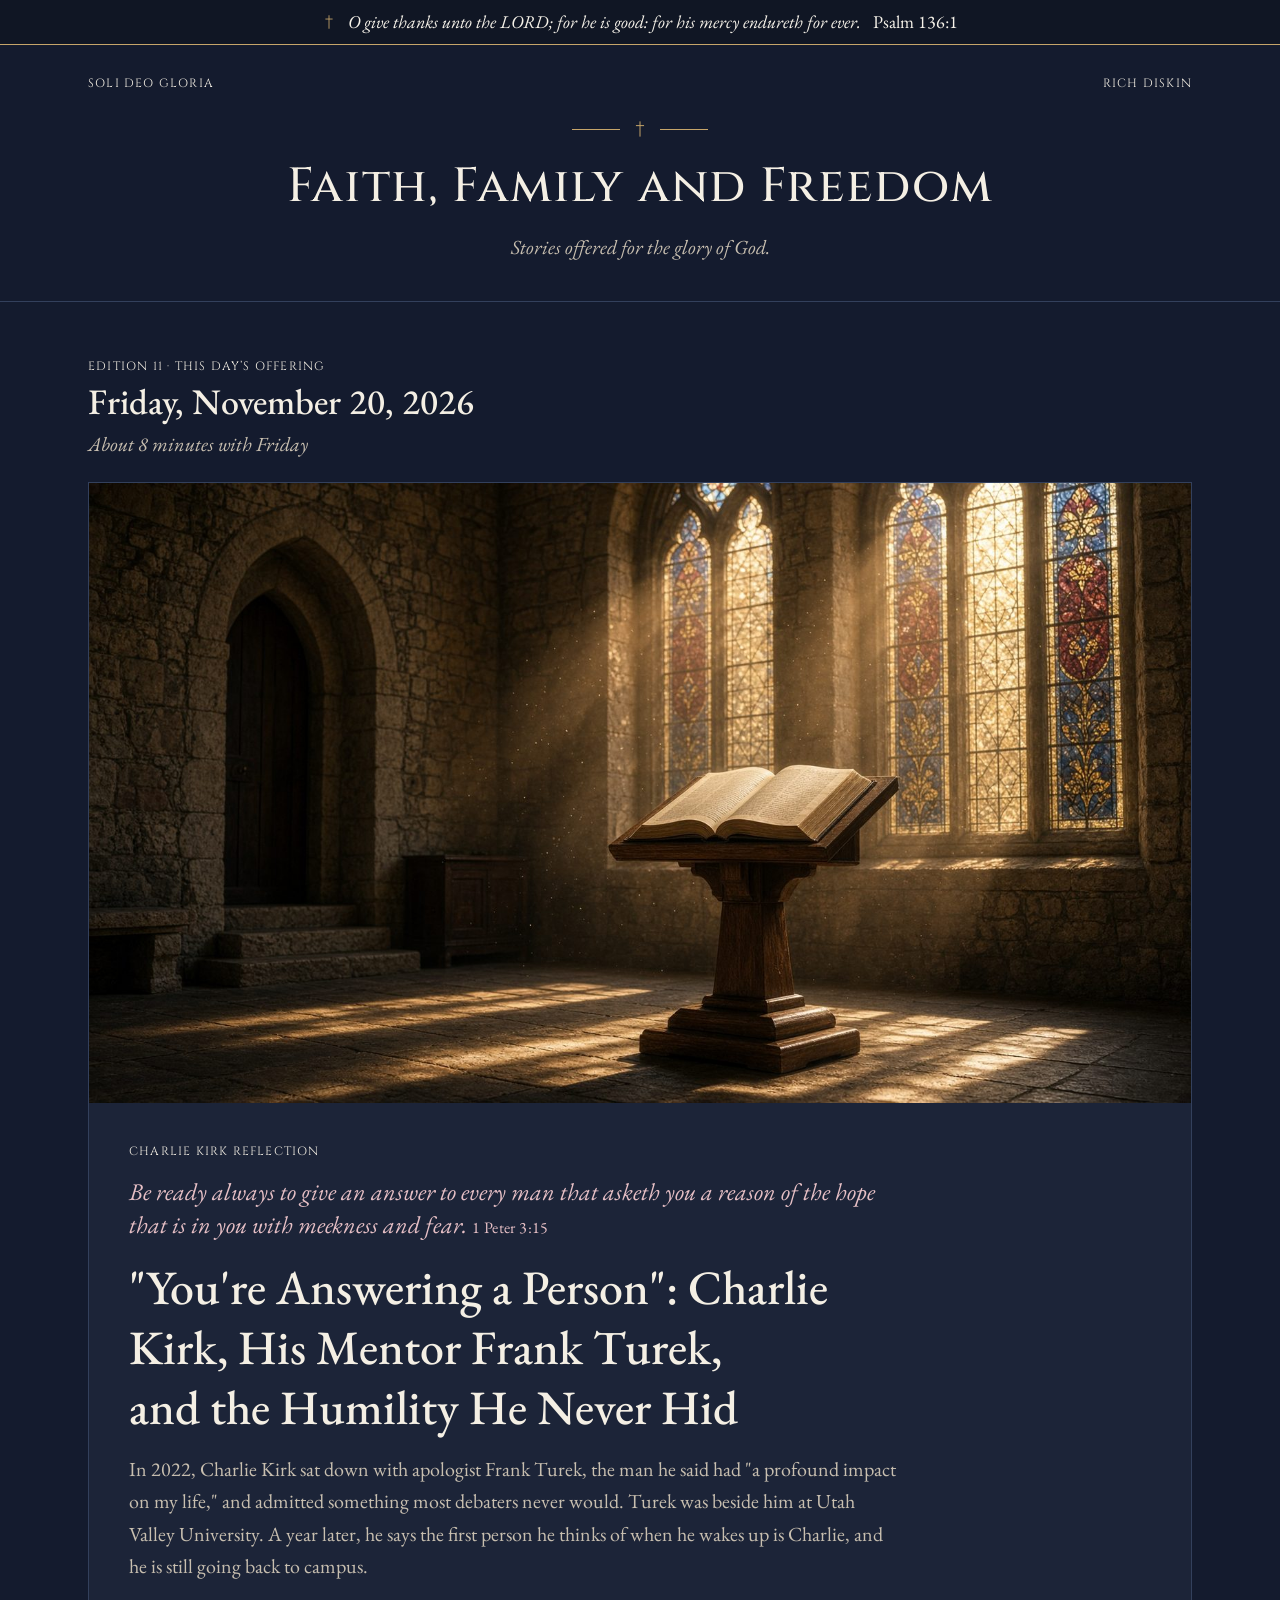
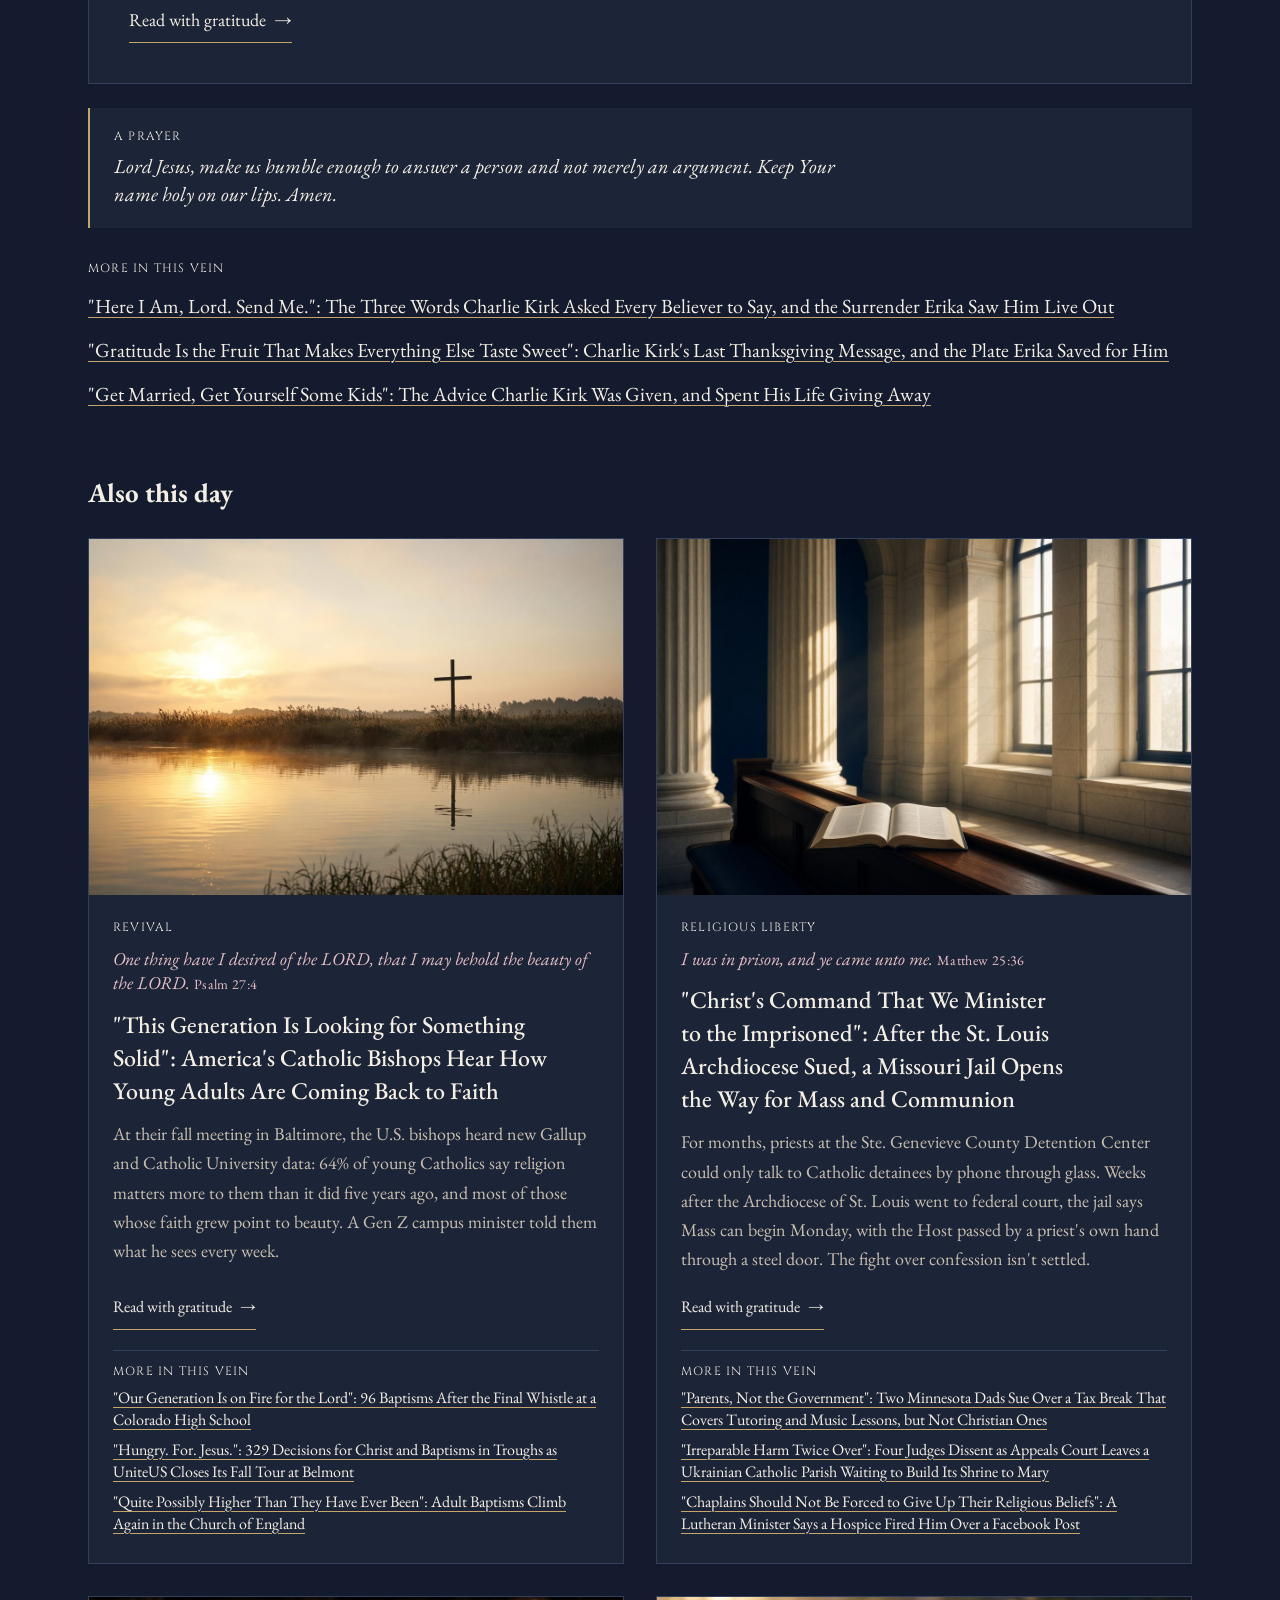
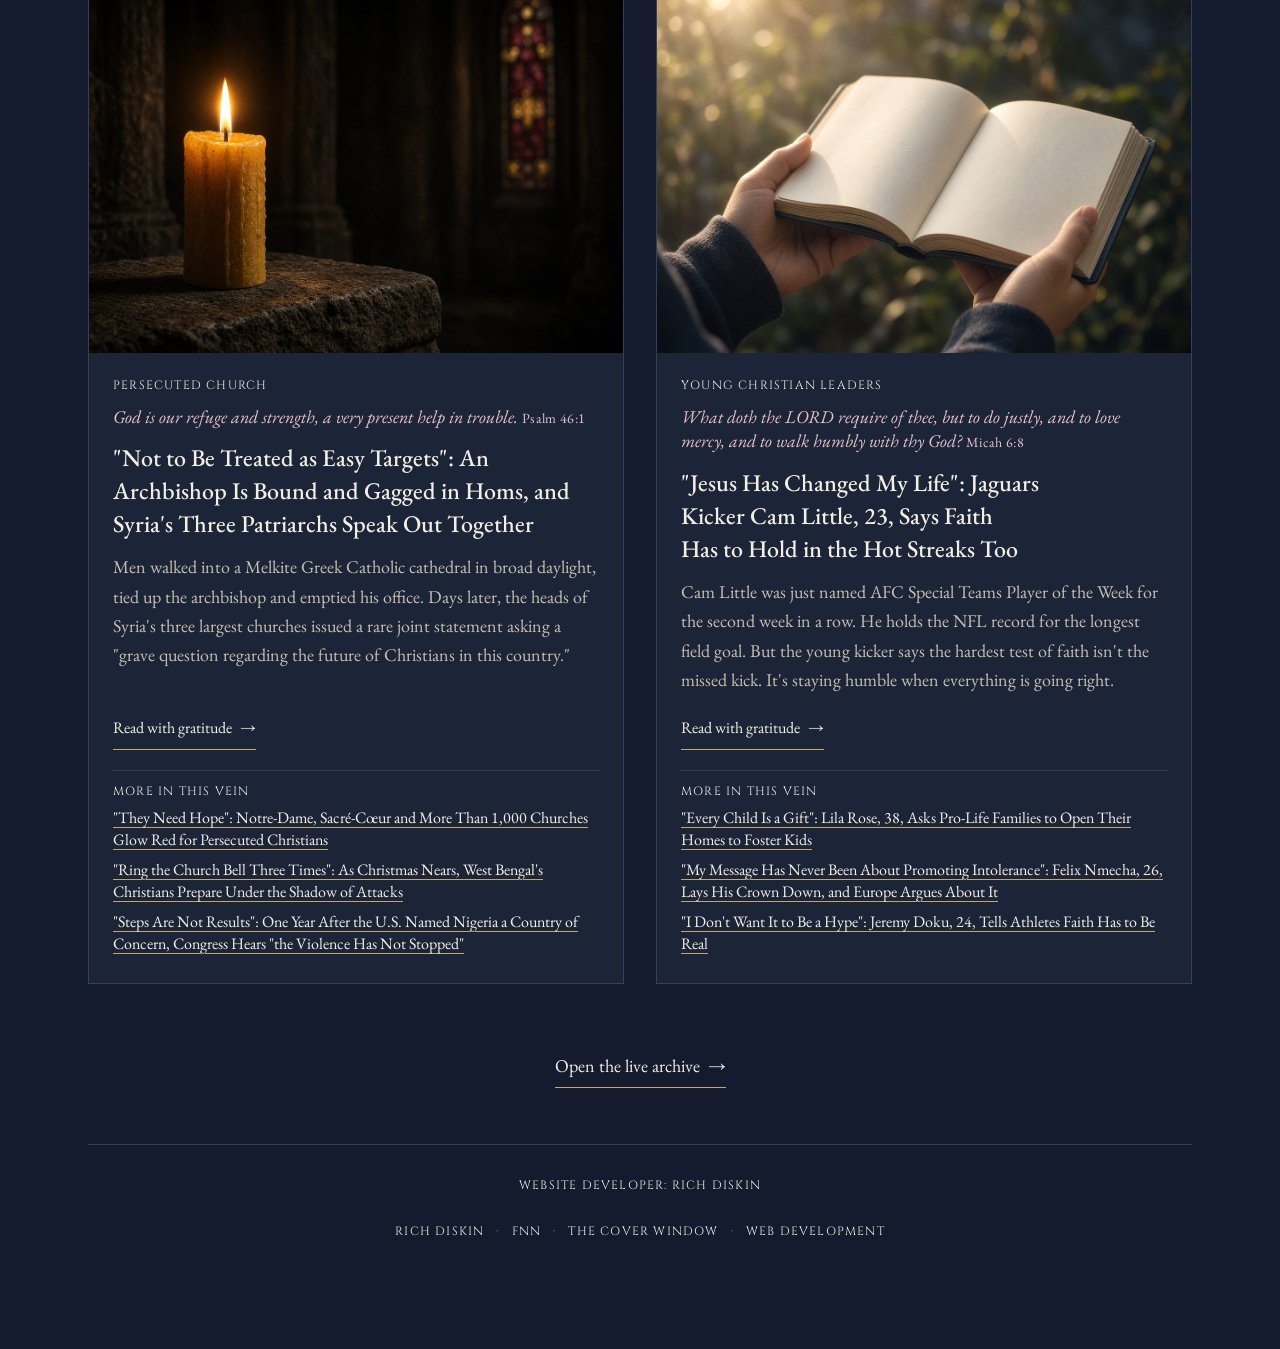
<file: FaithFamilyFreedom/index.html>
<!doctype html>
<html lang="en">
<head>
<meta charset="utf-8">
<meta name="viewport" content="width=device-width, initial-scale=1">
<title>Faith, Family and Freedom | Rich Diskin</title>
<link rel="canonical" href="https://www.richdiskin.com/faithfamilyfreedom/">
<meta http-equiv="refresh" content="0; url=/faithfamilyfreedom/">
<script>location.replace("/faithfamilyfreedom/");</script>
</head>
<body>
<p>This page has moved to <a href="/faithfamilyfreedom/">https://www.richdiskin.com/faithfamilyfreedom/</a>.</p>
</body>
</html>
</file>
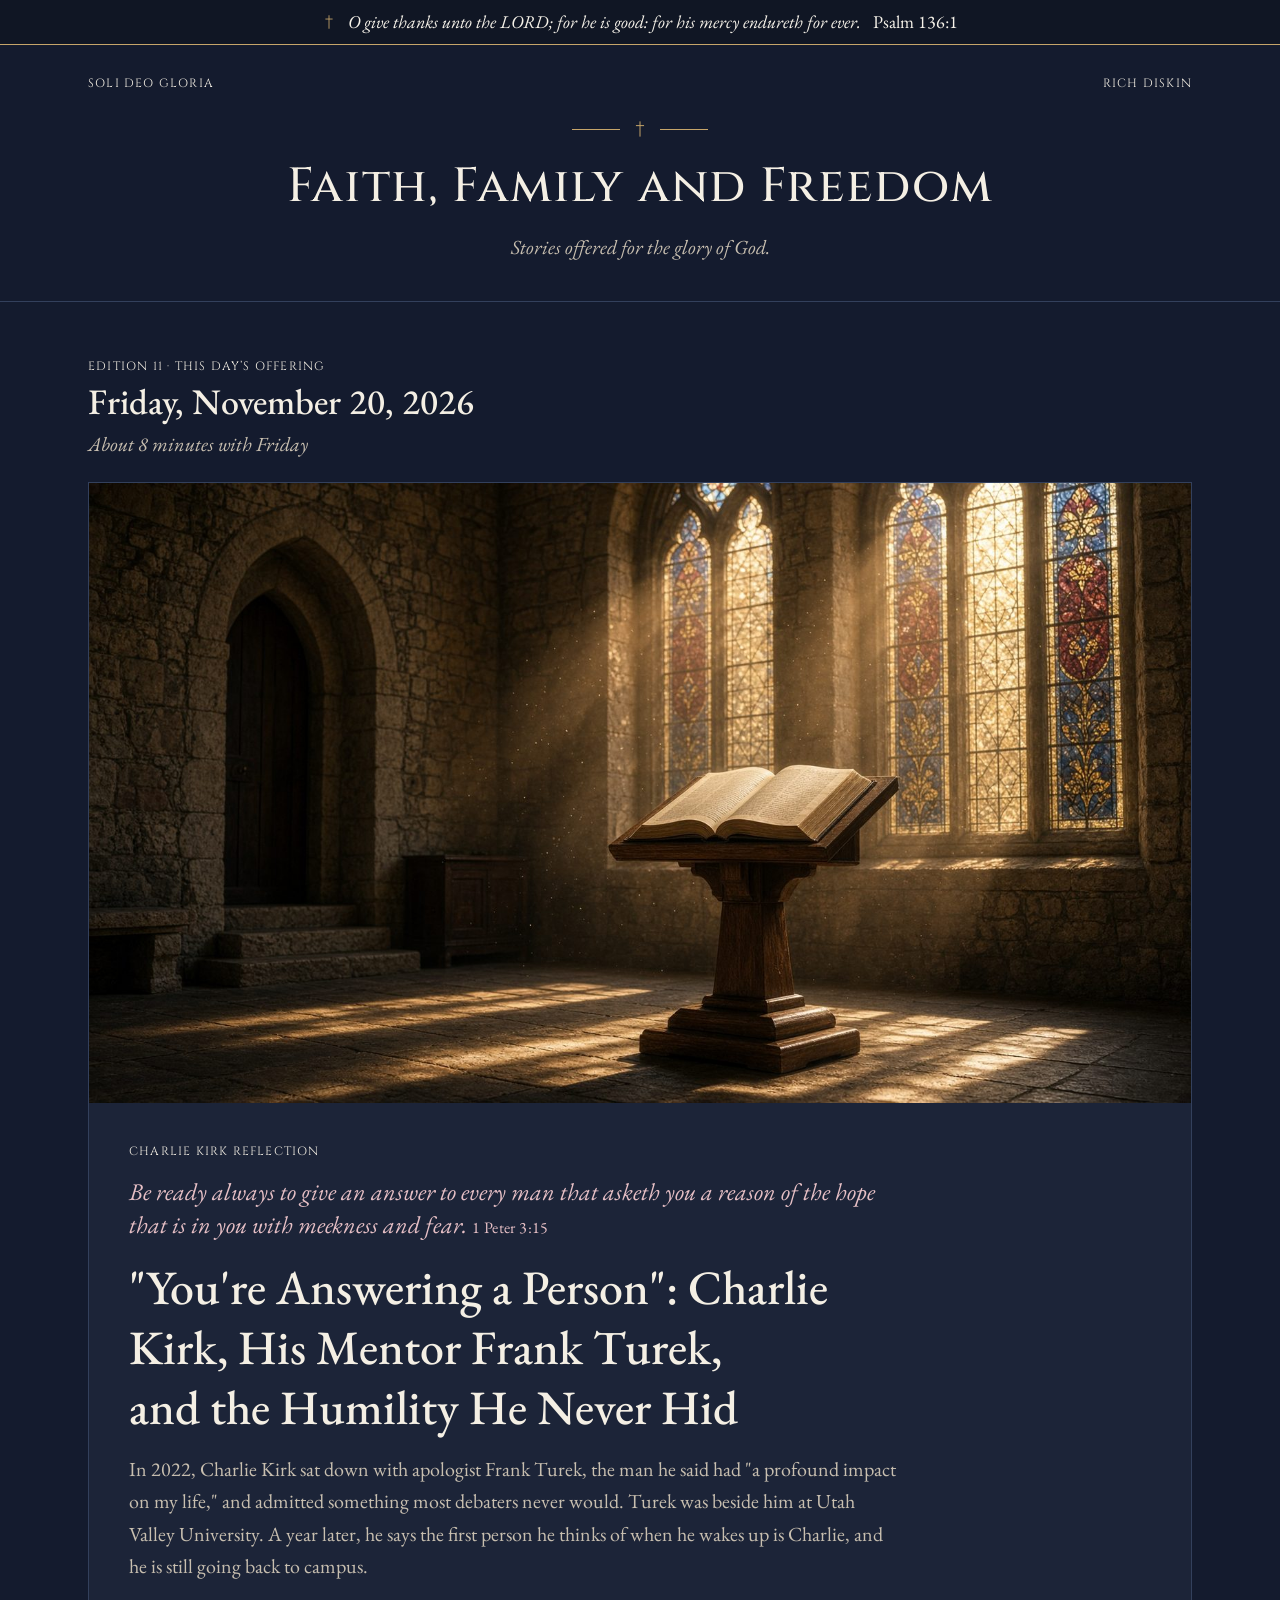
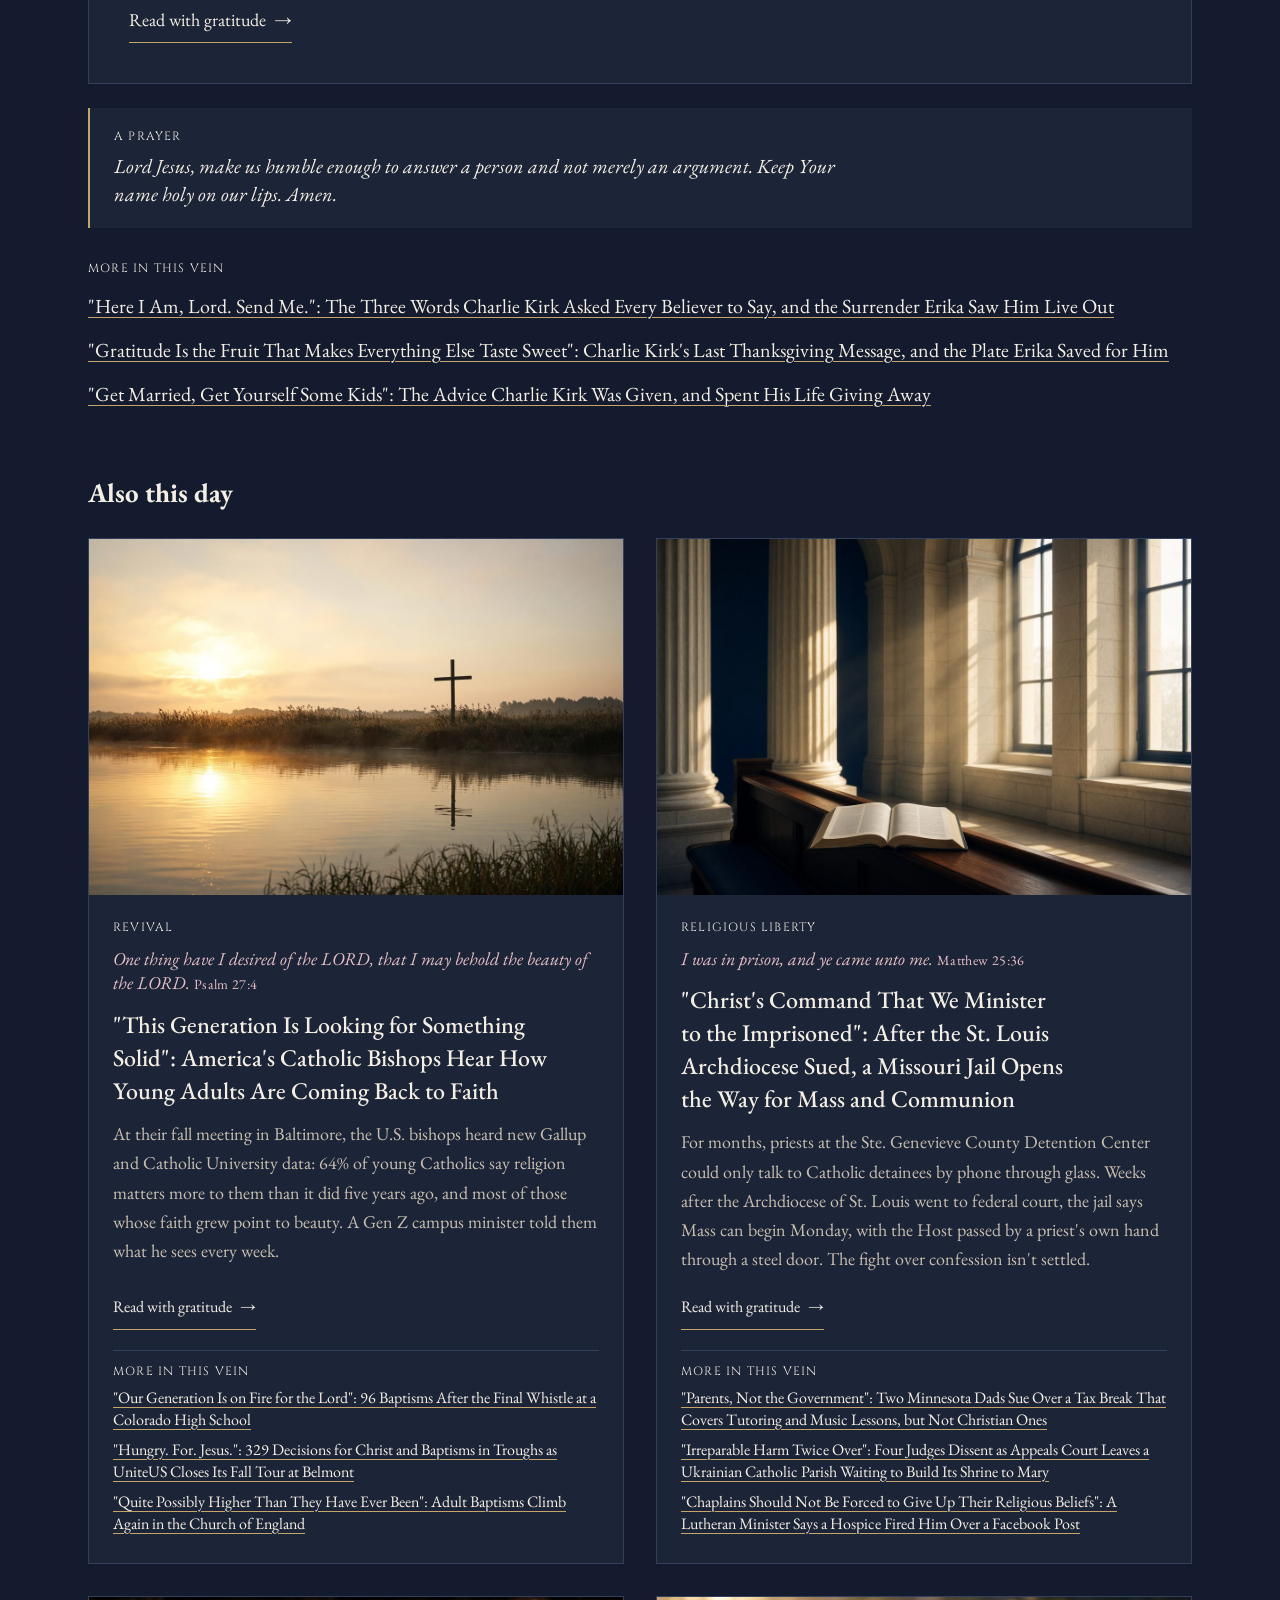
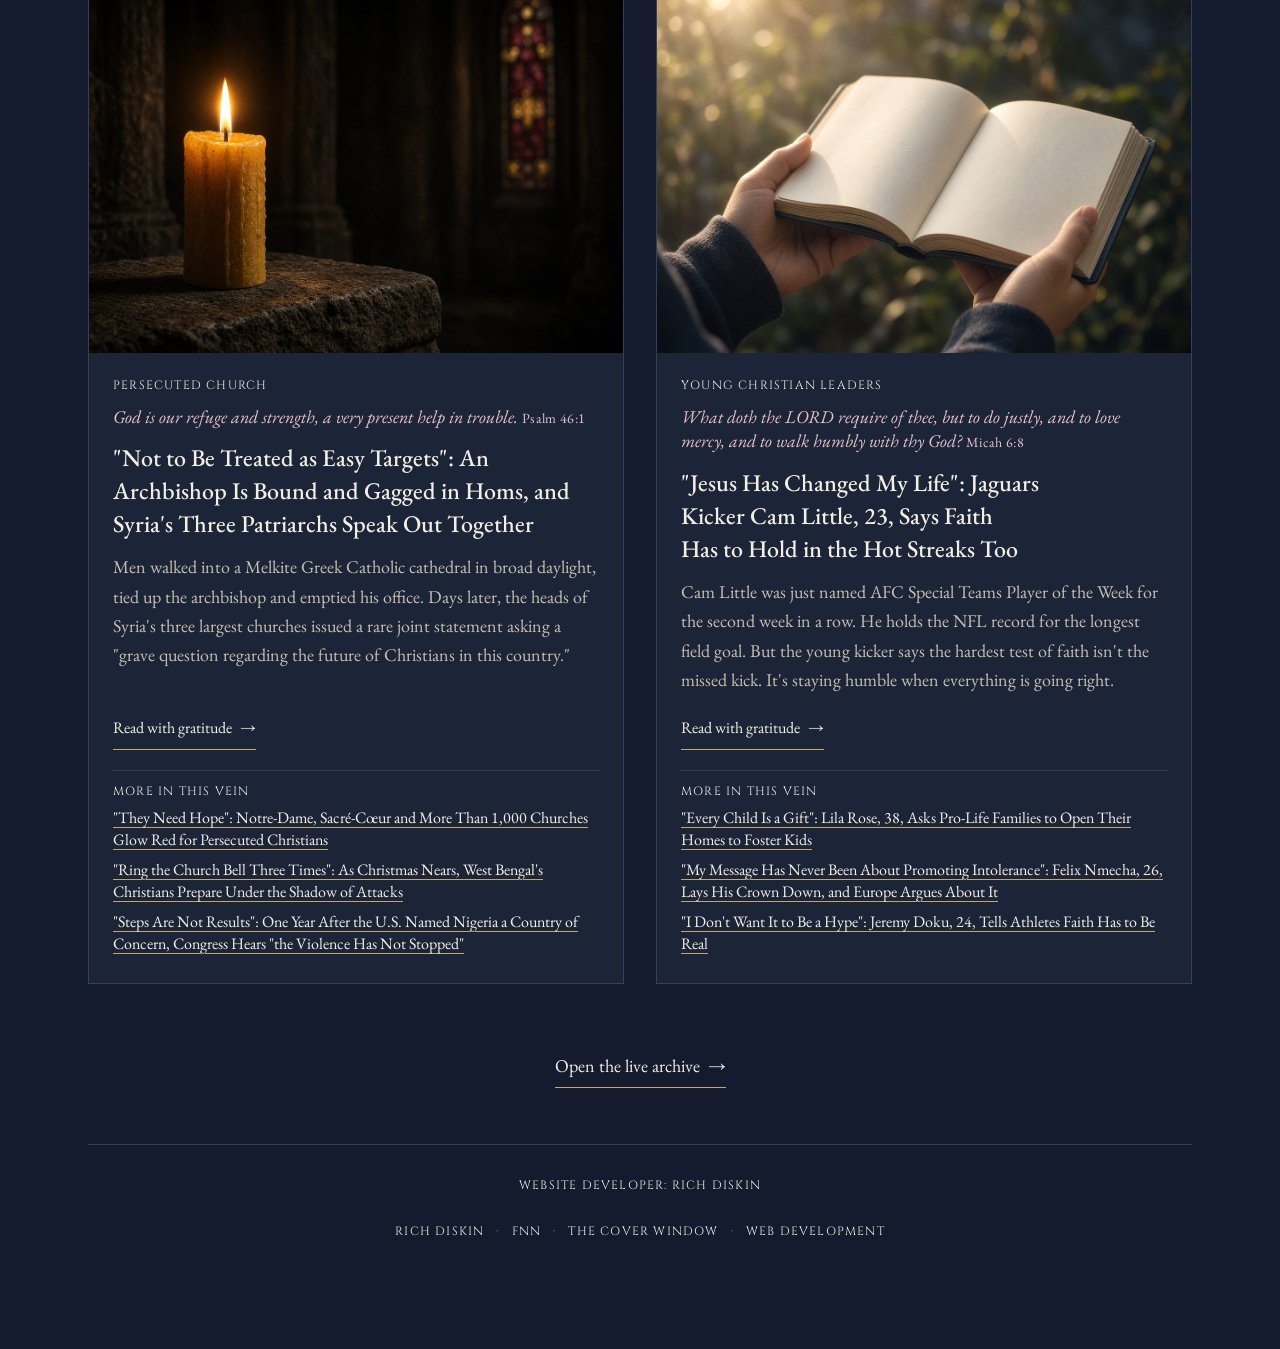
<file: faithfamilyfreedom/index.html>
<!doctype html>
<html lang="en">
<head>
<meta charset="utf-8">
<meta name="viewport" content="width=device-width, initial-scale=1, viewport-fit=cover">
<title>Faith, Family and Freedom | Rich Diskin</title>
<meta name="description" content="A contemplative archive of stories on faith, family, freedom, the persecuted church, religious liberty, and young Christian leaders. Soli Deo Gloria.">
<meta name="author" content="Rich Diskin">
<link rel="canonical" href="https://www.richdiskin.com/faithfamilyfreedom/">
<link rel="icon" href="/assets/favicon.svg" type="image/svg+xml">
<meta property="og:type" content="website">
<meta property="og:site_name" content="Rich Diskin">
<meta property="og:url" content="https://www.richdiskin.com/faithfamilyfreedom/">
<meta property="og:title" content="Faith, Family and Freedom | Rich Diskin">
<meta property="og:description" content="A contemplative archive of stories on faith, family, freedom, the persecuted church, religious liberty, and young Christian leaders. Soli Deo Gloria.">
<meta property="og:image" content="https://www.richdiskin.com/faithfamilyfreedom/images/og.jpg">
<meta property="og:image:width" content="1200">
<meta property="og:image:height" content="630">
<meta name="twitter:card" content="summary_large_image">
<meta name="twitter:title" content="Faith, Family and Freedom | Rich Diskin">
<meta name="twitter:description" content="A contemplative archive of stories on faith, family, freedom, the persecuted church, religious liberty, and young Christian leaders. Soli Deo Gloria.">
<meta name="twitter:image" content="https://www.richdiskin.com/faithfamilyfreedom/images/og.jpg">
<meta name="theme-color" content="#141b2e">
<script type="application/ld+json">
{
  "@context": "https://schema.org",
  "@graph": [
    {
      "@type": "Person",
      "@id": "https://www.richdiskin.com/#person",
      "name": "Rich Diskin",
      "url": "https://www.richdiskin.com/"
    },
    {
      "@type": "WebPage",
      "@id": "https://www.richdiskin.com/faithfamilyfreedom/#webpage",
      "url": "https://www.richdiskin.com/faithfamilyfreedom/",
      "name": "Faith, Family and Freedom | Rich Diskin",
      "description": "A contemplative archive of stories on faith, family, freedom, the persecuted church, religious liberty, and young Christian leaders. Soli Deo Gloria.",
      "isPartOf": {
        "@type": "WebSite",
        "name": "Rich Diskin",
        "url": "https://www.richdiskin.com/"
      },
      "author": {
        "@id": "https://www.richdiskin.com/#person"
      }
    }
  ]
}
</script>
<link rel="preconnect" href="https://fonts.googleapis.com">
<link rel="preconnect" href="https://fonts.gstatic.com" crossorigin>
<link href="https://fonts.googleapis.com/css2?family=Cinzel:wght@400;500;600&family=EB+Garamond:ital,wght@0,400;0,500;1,400;1,500&display=swap" rel="stylesheet">
<link rel="stylesheet" href="fff.css">
<script data-goatcounter="https://richdiskin.goatcounter.com/count" async src="//gc.zgo.at/count.js"></script>
</head>
<body>
<section class="fnn-fff" id="faith-family-freedom" aria-label="Faith, Family and Freedom"><div class="fff-root"><div class="fff-banner"><div class="fff-banner-inner"><svg class="fff-cross" viewBox="0 0 12 18" aria-hidden="true"><path d="M6 1v16M2 5.2h8" fill="none" stroke="currentColor" stroke-width="1.1" stroke-linecap="square"/></svg><span class="fff-verse">O give thanks unto the LORD; for he is good: for his mercy endureth for ever.</span><span class="fff-cite">Psalm 136:1</span></div></div><header class="fff-mast"><div class="fff-mast-row"><p class="fff-sdg">Soli Deo Gloria</p><a class="fff-home" href="/">Rich Diskin</a></div><div class="fff-nameplate"><div class="fff-ornament"><span class="fff-rule-gold"></span><svg class="fff-cross" viewBox="0 0 12 18" aria-hidden="true"><path d="M6 1v16M2 5.2h8" fill="none" stroke="currentColor" stroke-width="1.1" stroke-linecap="square"/></svg><span class="fff-rule-gold"></span></div><h1>Faith, Family and Freedom</h1><p class="fff-sub">Stories offered for the glory of God.</p></div></header><div class="fff-main"><p class="fff-kicker">Edition 11 · This day’s offering</p><h2 class="fff-date">Friday, November 20, 2026</h2><p class="fff-minutes">About 8 minutes with Friday</p><article class="fff-lead"><a href="https://crystal-civic-forest-otter.grok.me#story-kirk-answering-a-person" target="_blank" rel="noopener noreferrer"><img src="images/chapel.jpg" alt="Morning light through stained glass falling across an open Bible" width="1600" height="900"/></a><div class="fff-lead-body"><p class="fff-kicker">Charlie Kirk Reflection</p><p class="fff-scripture">Be ready always to give an answer to every man that asketh you a reason of the hope that is in you with meekness and fear. <cite>1 Peter 3:15</cite></p><h3><a href="https://crystal-civic-forest-otter.grok.me#story-kirk-answering-a-person" target="_blank" rel="noopener noreferrer">&quot;You're Answering a Person&quot;: Charlie Kirk, His Mentor Frank Turek, and the Humility He Never Hid</a></h3><p class="fff-deck">In 2022, Charlie Kirk sat down with apologist Frank Turek, the man he said had "a profound impact on my life," and admitted something most debaters never would. Turek was beside him at Utah Valley University. A year later, he says the first person he thinks of when he wakes up is Charlie, and he is still going back to campus.</p><a href="https://crystal-civic-forest-otter.grok.me#story-kirk-answering-a-person" target="_blank" rel="noopener noreferrer" class="fff-go">Read with gratitude <span aria-hidden="true">→</span></a></div></article><aside class="fff-prayer"><p class="fff-kicker">A prayer</p><p class="fff-prayer-text">Lord Jesus, make us humble enough to answer a person and not merely an argument. Keep Your name holy on our lips. Amen.</p></aside><div class="fff-vein"><p class="fff-kicker">More in this vein</p><ul><li><a href="https://crystal-civic-forest-otter.grok.me#story-kirk-here-i-am-send-me" target="_blank" rel="noopener noreferrer">&quot;Here I Am, Lord. Send Me.&quot;: The Three Words Charlie Kirk Asked Every Believer to Say, and the Surrender Erika Saw Him Live Out</a></li><li><a href="https://crystal-civic-forest-otter.grok.me#story-kirk-gratitude-is-the-fruit" target="_blank" rel="noopener noreferrer">&quot;Gratitude Is the Fruit That Makes Everything Else Taste Sweet&quot;: Charlie Kirk's Last Thanksgiving Message, and the Plate Erika Saved for Him</a></li><li><a href="https://crystal-civic-forest-otter.grok.me#story-kirk-get-married-get-yourself-some-kids" target="_blank" rel="noopener noreferrer">&quot;Get Married, Get Yourself Some Kids&quot;: The Advice Charlie Kirk Was Given, and Spent His Life Giving Away</a></li></ul></div><div class="fff-also" aria-label="More from this day"><h2>Also this day</h2><ul class="fff-grid"><li><article class="fff-card"><a href="https://crystal-civic-forest-otter.grok.me#story-bishops-new-generation-of-seekers" target="_blank" rel="noopener noreferrer"><img src="images/revival.jpg" alt="A wooden cross beside still water at sunrise" width="1200" height="800" loading="lazy"/></a><div class="fff-card-body"><p class="fff-kicker">Revival</p><p class="fff-scripture">One thing have I desired of the LORD, that I may behold the beauty of the LORD. <cite>Psalm 27:4</cite></p><h3><a href="https://crystal-civic-forest-otter.grok.me#story-bishops-new-generation-of-seekers" target="_blank" rel="noopener noreferrer">&quot;This Generation Is Looking for Something Solid&quot;: America's Catholic Bishops Hear How Young Adults Are Coming Back to Faith</a></h3><p class="fff-deck">At their fall meeting in Baltimore, the U.S. bishops heard new Gallup and Catholic University data: 64% of young Catholics say religion matters more to them than it did five years ago, and most of those whose faith grew point to beauty. A Gen Z campus minister told them what he sees every week.</p><a href="https://crystal-civic-forest-otter.grok.me#story-bishops-new-generation-of-seekers" target="_blank" rel="noopener noreferrer" class="fff-go">Read with gratitude <span aria-hidden="true">→</span></a><div class="fff-more"><p class="fff-kicker">More in this vein</p><ul><li><a href="https://crystal-civic-forest-otter.grok.me#story-valor-christian-fifth-quarter-baptisms" target="_blank" rel="noopener noreferrer">&quot;Our Generation Is on Fire for the Lord&quot;: 96 Baptisms After the Final Whistle at a Colorado High School</a></li><li><a href="https://crystal-civic-forest-otter.grok.me#story-belmont-unite-nashville-329-decisions" target="_blank" rel="noopener noreferrer">&quot;Hungry. For. Jesus.&quot;: 329 Decisions for Christ and Baptisms in Troughs as UniteUS Closes Its Fall Tour at Belmont</a></li><li><a href="https://crystal-civic-forest-otter.grok.me#story-church-of-england-adult-baptisms-rise" target="_blank" rel="noopener noreferrer">&quot;Quite Possibly Higher Than They Have Ever Been&quot;: Adult Baptisms Climb Again in the Church of England</a></li></ul></div></div></article></li><li><article class="fff-card"><a href="https://crystal-civic-forest-otter.grok.me#story-st-louis-archdiocese-communion-detainees" target="_blank" rel="noopener noreferrer"><img src="images/liberty.jpg" alt="An open Bible on a bench beneath tall sunlit windows" width="1200" height="800" loading="lazy"/></a><div class="fff-card-body"><p class="fff-kicker">Religious Liberty</p><p class="fff-scripture">I was in prison, and ye came unto me. <cite>Matthew 25:36</cite></p><h3><a href="https://crystal-civic-forest-otter.grok.me#story-st-louis-archdiocese-communion-detainees" target="_blank" rel="noopener noreferrer">&quot;Christ's Command That We Minister to the Imprisoned&quot;: After the St. Louis Archdiocese Sued, a Missouri Jail Opens the Way for Mass and Communion</a></h3><p class="fff-deck">For months, priests at the Ste. Genevieve County Detention Center could only talk to Catholic detainees by phone through glass. Weeks after the Archdiocese of St. Louis went to federal court, the jail says Mass can begin Monday, with the Host passed by a priest's own hand through a steel door. The fight over confession isn't settled.</p><a href="https://crystal-civic-forest-otter.grok.me#story-st-louis-archdiocese-communion-detainees" target="_blank" rel="noopener noreferrer" class="fff-go">Read with gratitude <span aria-hidden="true">→</span></a><div class="fff-more"><p class="fff-kicker">More in this vein</p><ul><li><a href="https://crystal-civic-forest-otter.grok.me#story-minnesota-dads-christian-homeschool-tax-credit" target="_blank" rel="noopener noreferrer">&quot;Parents, Not the Government&quot;: Two Minnesota Dads Sue Over a Tax Break That Covers Tutoring and Music Lessons, but Not Christian Ones</a></li><li><a href="https://crystal-civic-forest-otter.grok.me#story-holy-trinity-shrine-to-mary-rehearing-denied" target="_blank" rel="noopener noreferrer">&quot;Irreparable Harm Twice Over&quot;: Four Judges Dissent as Appeals Court Leaves a Ukrainian Catholic Parish Waiting to Build Its Shrine to Mary</a></li><li><a href="https://crystal-civic-forest-otter.grok.me#story-hospice-chaplain-richard-blue-eeoc" target="_blank" rel="noopener noreferrer">&quot;Chaplains Should Not Be Forced to Give Up Their Religious Beliefs&quot;: A Lutheran Minister Says a Hospice Fired Him Over a Facebook Post</a></li></ul></div></div></article></li><li><article class="fff-card"><a href="https://crystal-civic-forest-otter.grok.me#story-syria-patriarchs-not-scapegoats" target="_blank" rel="noopener noreferrer"><img src="images/persecuted.jpg" alt="A single candle burning in a dark stone church" width="1200" height="800" loading="lazy"/></a><div class="fff-card-body"><p class="fff-kicker">Persecuted Church</p><p class="fff-scripture">God is our refuge and strength, a very present help in trouble. <cite>Psalm 46:1</cite></p><h3><a href="https://crystal-civic-forest-otter.grok.me#story-syria-patriarchs-not-scapegoats" target="_blank" rel="noopener noreferrer">&quot;Not to Be Treated as Easy Targets&quot;: An Archbishop Is Bound and Gagged in Homs, and Syria's Three Patriarchs Speak Out Together</a></h3><p class="fff-deck">Men walked into a Melkite Greek Catholic cathedral in broad daylight, tied up the archbishop and emptied his office. Days later, the heads of Syria's three largest churches issued a rare joint statement asking a &quot;grave question regarding the future of Christians in this country.&quot;</p><a href="https://crystal-civic-forest-otter.grok.me#story-syria-patriarchs-not-scapegoats" target="_blank" rel="noopener noreferrer" class="fff-go">Read with gratitude <span aria-hidden="true">→</span></a><div class="fff-more"><p class="fff-kicker">More in this vein</p><ul><li><a href="https://crystal-civic-forest-otter.grok.me#story-red-week-churches-lit-for-persecuted" target="_blank" rel="noopener noreferrer">&quot;They Need Hope&quot;: Notre-Dame, Sacré-Cœur and More Than 1,000 Churches Glow Red for Persecuted Christians</a></li><li><a href="https://crystal-civic-forest-otter.grok.me#story-west-bengal-ring-the-bell-three-times" target="_blank" rel="noopener noreferrer">&quot;Ring the Church Bell Three Times&quot;: As Christmas Nears, West Bengal's Christians Prepare Under the Shadow of Attacks</a></li><li><a href="https://crystal-civic-forest-otter.grok.me#story-nigeria-one-year-later-steps-are-not-results" target="_blank" rel="noopener noreferrer">&quot;Steps Are Not Results&quot;: One Year After the U.S. Named Nigeria a Country of Concern, Congress Hears &quot;the Violence Has Not Stopped&quot;</a></li></ul></div></div></article></li><li><article class="fff-card"><a href="https://crystal-civic-forest-otter.grok.me#story-cam-little-be-where-my-feet-are" target="_blank" rel="noopener noreferrer"><img src="images/leaders.jpg" alt="Hands holding an open Bible in quiet morning light" width="1200" height="800" loading="lazy"/></a><div class="fff-card-body"><p class="fff-kicker">Young Christian Leaders</p><p class="fff-scripture">What doth the LORD require of thee, but to do justly, and to love mercy, and to walk humbly with thy God? <cite>Micah 6:8</cite></p><h3><a href="https://crystal-civic-forest-otter.grok.me#story-cam-little-be-where-my-feet-are" target="_blank" rel="noopener noreferrer">&quot;Jesus Has Changed My Life&quot;: Jaguars Kicker Cam Little, 23, Says Faith Has to Hold in the Hot Streaks Too</a></h3><p class="fff-deck">Cam Little was just named AFC Special Teams Player of the Week for the second week in a row. He holds the NFL record for the longest field goal. But the young kicker says the hardest test of faith isn't the missed kick. It's staying humble when everything is going right.</p><a href="https://crystal-civic-forest-otter.grok.me#story-cam-little-be-where-my-feet-are" target="_blank" rel="noopener noreferrer" class="fff-go">Read with gratitude <span aria-hidden="true">→</span></a><div class="fff-more"><p class="fff-kicker">More in this vein</p><ul><li><a href="https://crystal-civic-forest-otter.grok.me#story-lila-rose-called-to-care-foster" target="_blank" rel="noopener noreferrer">&quot;Every Child Is a Gift&quot;: Lila Rose, 38, Asks Pro-Life Families to Open Their Homes to Foster Kids</a></li><li><a href="https://crystal-civic-forest-otter.grok.me#story-felix-nmecha-crowns-down" target="_blank" rel="noopener noreferrer">&quot;My Message Has Never Been About Promoting Intolerance&quot;: Felix Nmecha, 26, Lays His Crown Down, and Europe Argues About It</a></li><li><a href="https://crystal-civic-forest-otter.grok.me#story-jeremy-doku-faith-not-hype" target="_blank" rel="noopener noreferrer">&quot;I Don't Want It to Be a Hype&quot;: Jeremy Doku, 24, Tells Athletes Faith Has to Be Real</a></li></ul></div></div></article></li></ul></div><p class="fff-live-wrap"><a class="fff-live" href="https://crystal-civic-forest-otter.grok.me" target="_blank" rel="noopener noreferrer">Open the live archive <span aria-hidden="true">→</span></a></p><p class="fff-dev">Website developer: Rich Diskin</p><nav class="fff-sitefoot" aria-label="Site"><a href="/">Rich Diskin</a><span class="dot" aria-hidden="true">·</span><a href="/fnn/">FNN</a><span class="dot" aria-hidden="true">·</span><a href="/thecoverwindow/">The Cover Window</a><span class="dot" aria-hidden="true">·</span><a href="/webdevelopment">Web Development</a></nav></div></div></section>
</body>
</html>
</file>
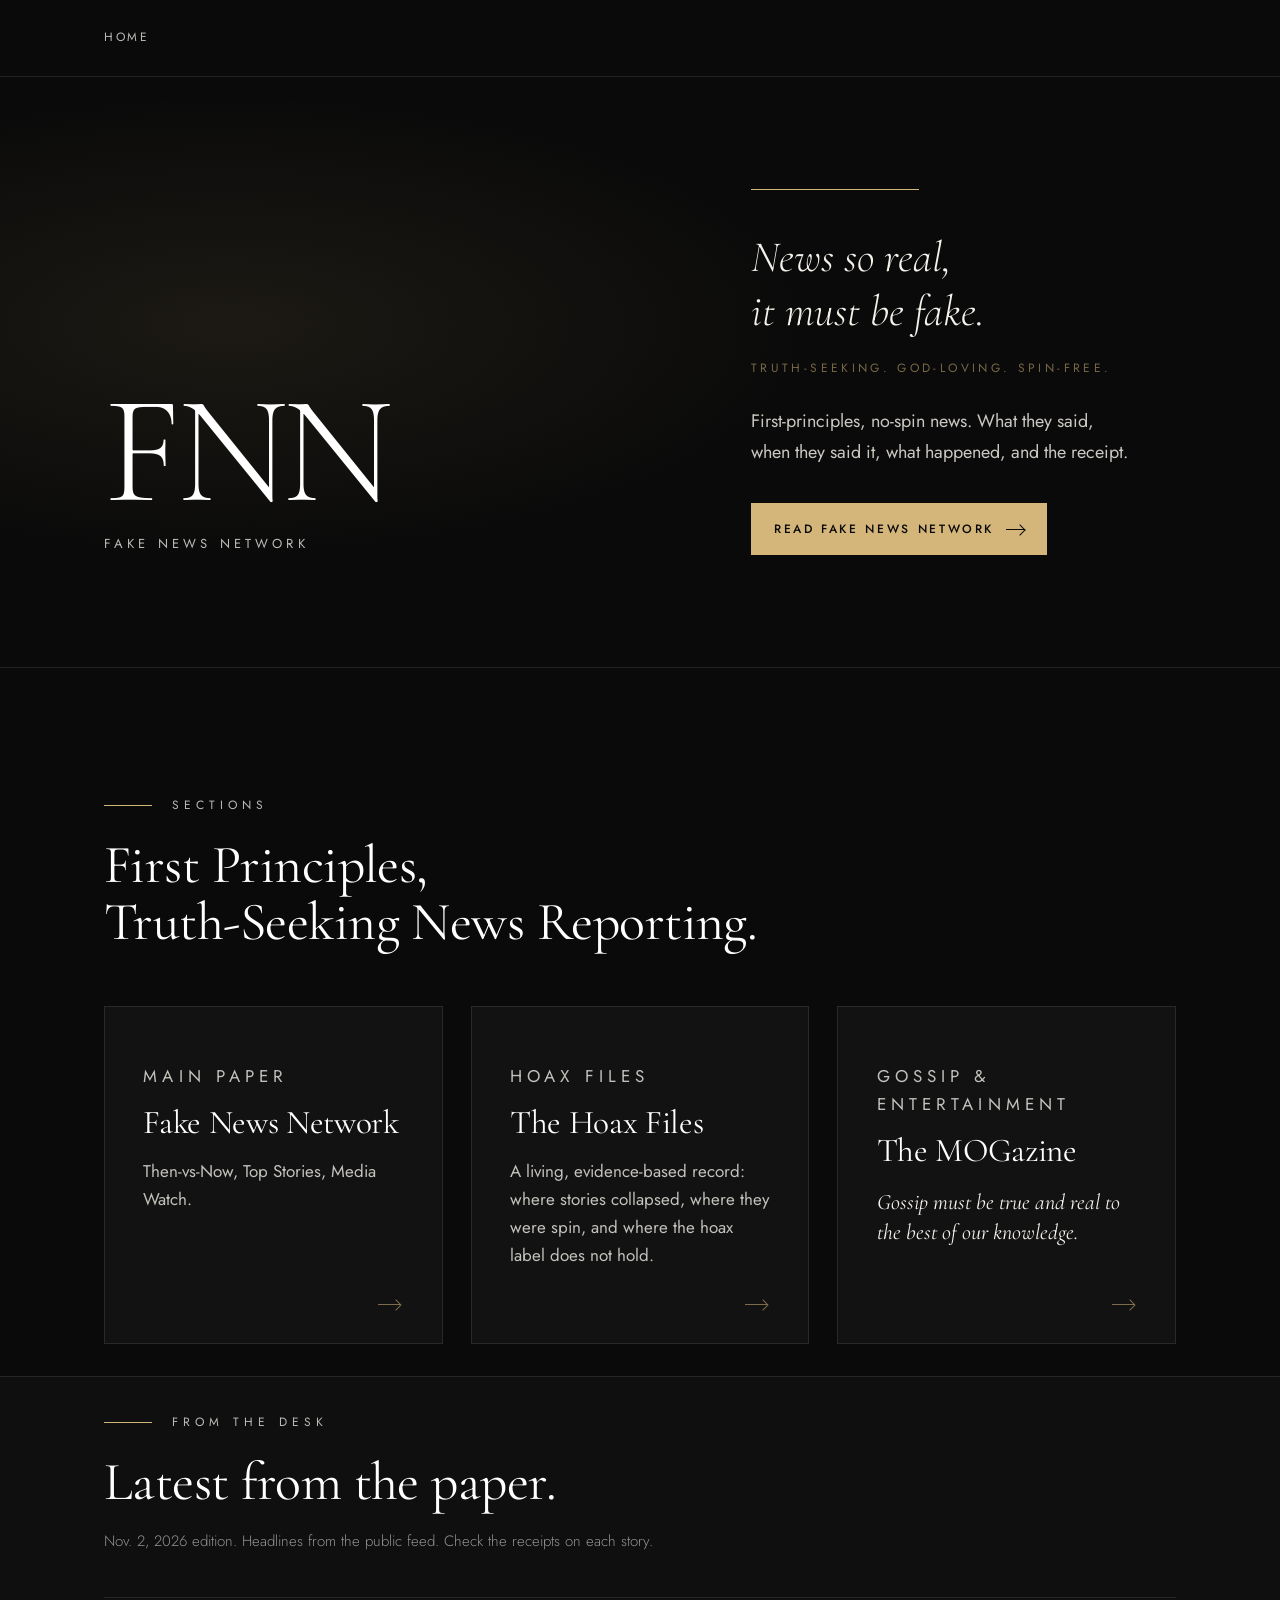
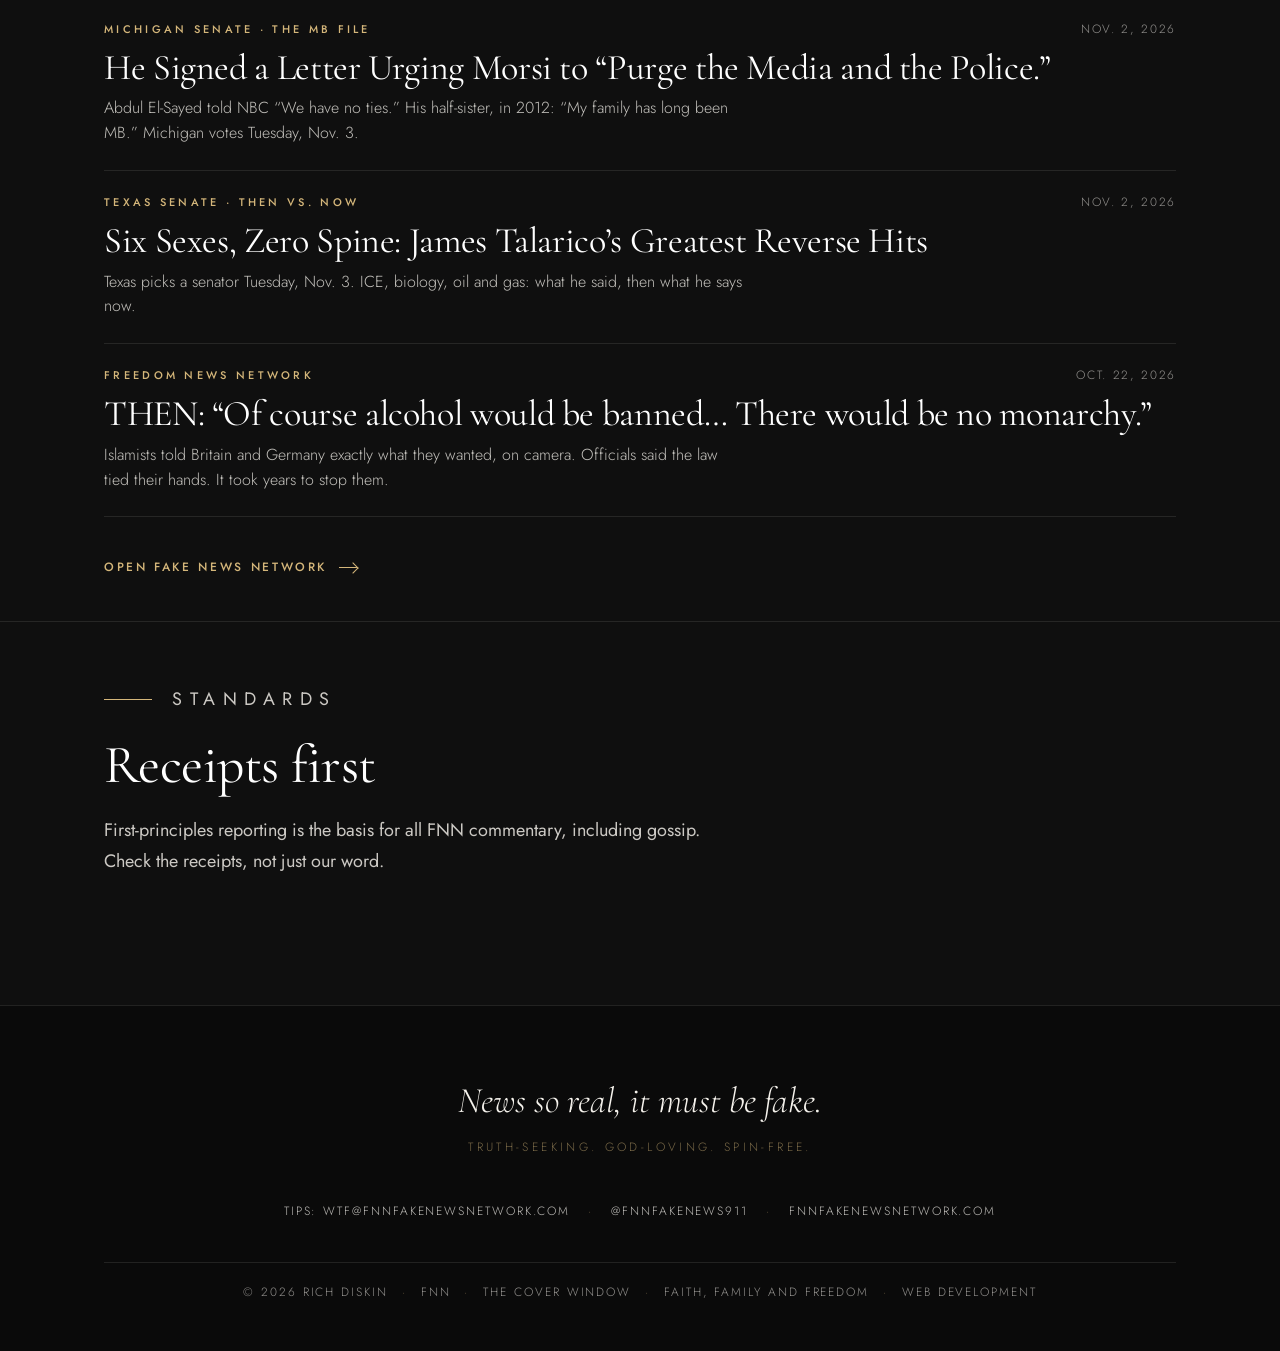
<file: fnn/index.html>
<!doctype html>
<html lang="en">
<head>
<meta charset="utf-8">
<meta name="viewport" content="width=device-width, initial-scale=1, viewport-fit=cover">
<title>FNN · Fake News Network by Rich Diskin</title>
<meta name="description" content="FNN Fake News Network from Rich Diskin. News so real, it must be fake. Truth-seeking, God-loving, spin-free news, and the receipts.">
<meta name="author" content="Rich Diskin">
<link rel="canonical" href="https://www.richdiskin.com/fnn/">
<link rel="icon" href="/assets/favicon.svg" type="image/svg+xml">
<meta property="og:type" content="website">
<meta property="og:site_name" content="Rich Diskin">
<meta property="og:url" content="https://www.richdiskin.com/fnn/">
<meta property="og:title" content="FNN · Fake News Network by Rich Diskin">
<meta property="og:description" content="FNN Fake News Network from Rich Diskin. News so real, it must be fake. Truth-seeking, God-loving, spin-free news, and the receipts.">
<meta name="twitter:card" content="summary">
<meta name="twitter:site" content="@fnnfakenews911">
<meta name="twitter:title" content="FNN · Fake News Network by Rich Diskin">
<meta name="twitter:description" content="FNN Fake News Network from Rich Diskin. News so real, it must be fake. Truth-seeking, God-loving, spin-free news, and the receipts.">
<meta name="theme-color" content="#0A0A0A">
<script type="application/ld+json">
{
  "@context": "https://schema.org",
  "@graph": [
    {
      "@type": "Person",
      "@id": "https://www.richdiskin.com/#person",
      "name": "Rich Diskin",
      "url": "https://www.richdiskin.com/"
    },
    {
      "@type": "NewsMediaOrganization",
      "@id": "https://www.fnnfakenewsnetwork.com/#org",
      "name": "FNN Fake News Network",
      "alternateName": ["FNN", "Fake News Network"],
      "url": "https://www.fnnfakenewsnetwork.com/",
      "slogan": "News so real, it must be fake.",
      "email": "wtf@fnnfakenewsnetwork.com",
      "sameAs": ["https://x.com/fnnfakenews911"]
    },
    {
      "@type": "WebPage",
      "@id": "https://www.richdiskin.com/fnn/#webpage",
      "url": "https://www.richdiskin.com/fnn/",
      "name": "FNN · Fake News Network by Rich Diskin",
      "description": "FNN Fake News Network from Rich Diskin. News so real, it must be fake. Truth-seeking, God-loving, spin-free news, and the receipts.",
      "isPartOf": {"@type": "WebSite", "name": "Rich Diskin", "url": "https://www.richdiskin.com/"},
      "about": {"@id": "https://www.fnnfakenewsnetwork.com/#org"},
      "author": {"@id": "https://www.richdiskin.com/#person"}
    }
  ]
}
</script>
<link rel="preconnect" href="https://fonts.googleapis.com">
<link rel="preconnect" href="https://fonts.gstatic.com" crossorigin>
<link href="https://fonts.googleapis.com/css2?family=Cormorant+Garamond:ital,wght@0,300;0,400;0,500;1,300;1,400&family=Jost:wght@300;400;500&display=swap" rel="stylesheet">
<style>
:root{
  --bg:#0A0A0A; --bg2:#0F0F0F; --card:#121212;
  --ink:#F5F2EC; --ink2:rgba(245,242,236,.76); --ink3:rgba(245,242,236,.58);
  --line:rgba(245,242,236,.10);
  --gold:#D4B67A; --gold-soft:rgba(212,182,122,.55);
  --serif:"Cormorant Garamond","Times New Roman",serif;
  --sans:"Jost","Helvetica Neue",Arial,sans-serif;
  --wrap:1200px; --pad:clamp(24px,5vw,64px);
}
*{box-sizing:border-box;margin:0;padding:0}
html{background:var(--bg);-webkit-text-size-adjust:100%;scroll-behavior:smooth}
body{background:var(--bg);color:var(--ink);font-family:var(--sans);font-weight:300;line-height:1.6;-webkit-font-smoothing:antialiased;-moz-osx-font-smoothing:grayscale}
a{color:inherit;text-decoration:none}
.wrap{max-width:var(--wrap);margin:0 auto;padding:0 var(--pad)}

.top{border-bottom:1px solid var(--line);background:#0A0A0A;position:sticky;top:0;z-index:3}
.top .wrap{display:flex;align-items:center;justify-content:space-between;min-height:76px;gap:16px}
.home-link{display:inline-flex;align-items:center;min-height:44px;font-size:12px;font-weight:400;letter-spacing:.22em;text-transform:uppercase;color:var(--ink2);transition:color .3s ease}
.home-link:hover,.home-link:focus-visible{color:var(--ink)}
.home-link:focus-visible{outline:1px solid var(--gold);outline-offset:4px}

.hero{position:relative;overflow:hidden;background:var(--bg)}
.hero::before{content:"";position:absolute;inset:0;pointer-events:none;
  background:radial-gradient(ellipse 68% 58% at 18% 42%,rgba(212,182,122,.09),transparent 68%)}
.hero-inner{position:relative;z-index:1;padding:clamp(64px,9vw,112px) 0 clamp(72px,9vw,112px)}
.hero-copy{max-width:760px}
.name{font-family:var(--serif);font-weight:300;font-size:clamp(92px,12vw,156px);line-height:.84;letter-spacing:-.035em;color:#fff;margin-top:0}
.subname{margin-top:18px;font-size:13px;font-weight:400;letter-spacing:.32em;text-transform:uppercase;color:var(--ink2)}
.rule{width:clamp(96px,14vw,168px);height:1px;background:var(--gold);margin:clamp(28px,3.6vw,40px) 0;border:0}
.tagline{text-wrap:balance;font-family:var(--serif);font-style:italic;font-weight:300;font-size:clamp(28px,3.4vw,44px);line-height:1.25;color:var(--ink);max-width:16em}
.truth{margin-top:20px;font-size:12px;font-weight:400;letter-spacing:.28em;text-transform:uppercase;color:var(--gold-soft);max-width:36em}
.lede{margin-top:28px;font-size:18px;font-weight:400;line-height:1.7;color:rgba(245,242,236,.82);max-width:34em;text-wrap:balance}
@media (min-width:900px){
  .hero-copy{max-width:none;display:grid;grid-template-columns:minmax(0,1.15fr) minmax(280px,.85fr);gap:24px 72px;align-items:end}
  .pitch .rule{margin-top:0}
}
.actions{display:flex;flex-wrap:wrap;gap:14px 18px;margin-top:36px}

.btn{display:inline-flex;align-items:center;justify-content:center;gap:12px;min-height:52px;padding:0 22px;border:1px solid var(--gold);border-radius:0;
  font-family:var(--sans);font-size:12px;font-weight:500;letter-spacing:.22em;text-transform:uppercase;color:var(--gold);background:transparent;
  transition:background .35s ease,color .35s ease}
.btn:hover,.btn:focus-visible{background:var(--gold);color:#0A0A0A}
.btn.solid{background:var(--gold);color:#0A0A0A}
.btn.solid:hover,.btn.solid:focus-visible{background:transparent;color:var(--gold)}
.btn:focus-visible,.card:focus-visible,footer a:focus-visible{outline:1px solid var(--gold);outline-offset:4px}
.arrow{display:inline-block;width:18px;height:1px;background:currentColor;position:relative;transition:width .35s ease}
.arrow::after{content:"";position:absolute;right:0;top:-3px;width:7px;height:7px;border-top:1px solid currentColor;border-right:1px solid currentColor;transform:rotate(45deg);transform-origin:center}
.btn:hover .arrow,.card:hover .card-arrow .arrow,.card:focus-visible .card-arrow .arrow{width:26px}

.label{display:flex;align-items:center;gap:20px;font-size:12px;font-weight:400;letter-spacing:.42em;text-transform:uppercase;color:var(--ink2)}
.label::before{content:"";width:48px;height:1px;background:var(--gold)}
.section{padding:clamp(80px,10vw,136px) 0;border-top:1px solid var(--line)}
.section.alt{background:var(--bg2)}
.section.join-after{padding-bottom:32px}
.section.join{padding-top:36px;padding-bottom:32px}
.section.join-before{padding-top:40px}
.section-line{text-wrap:balance;font-family:var(--serif);font-weight:400;font-size:clamp(36px,4.2vw,58px);line-height:1.05;letter-spacing:-.01em;color:#fff;margin-top:22px;max-width:14em}
.sections-head{max-width:min(18em,100%)}
.sections-head span{white-space:nowrap}
.section-line em{font-style:italic;font-weight:300;color:var(--gold)}

.grid{display:grid;grid-template-columns:1fr;gap:clamp(22px,2.4vw,28px);margin-top:clamp(36px,4.5vw,56px)}
@media (min-width:980px){.grid{grid-template-columns:repeat(3,1fr)}}
.card{position:relative;display:flex;flex-direction:column;min-height:100%;background:var(--card);border:1px solid var(--line);color:inherit;
  transition:border-color .5s ease,transform .5s ease,box-shadow .5s ease}
.card:hover,.card:focus-visible{border-color:rgba(212,182,122,.38);transform:translateY(-4px);box-shadow:0 28px 60px -34px rgba(0,0,0,.9)}
.body{display:flex;flex-direction:column;flex:1;padding:clamp(28px,3vw,40px)}
.kicker{font-size:11px;font-weight:500;letter-spacing:.3em;text-transform:uppercase;color:var(--gold)}
.card h3{font-family:var(--serif);font-weight:400;font-size:clamp(32px,2.6vw,42px);line-height:1.05;letter-spacing:-.01em;color:#fff;margin-top:16px;text-wrap:balance}
.card p{margin-top:16px;font-size:17px;font-weight:400;line-height:1.65;color:rgba(245,242,236,.78)}
.card .qualifier{margin-top:18px;font-family:var(--serif);font-style:italic;font-weight:400;font-size:22px;line-height:1.4;color:var(--ink)}
.card-arrow{align-self:flex-end;display:inline-flex;align-items:center;justify-content:center;width:44px;height:44px;margin:auto -8px -8px 0;padding-top:28px;color:var(--gold-soft);transition:color .35s ease}
.card-arrow .arrow{width:22px}
.card:hover .card-arrow,.card:focus-visible .card-arrow{color:var(--gold)}

.desk-note{margin-top:18px;max-width:38em;font-size:15px;line-height:1.6;color:var(--ink3)}
.desk{list-style:none;margin-top:clamp(28px,4vw,44px);border-top:1px solid var(--line)}
.desk a{display:grid;grid-template-columns:1fr auto;gap:8px 20px;align-items:baseline;padding:22px 0 24px;border-bottom:1px solid var(--line);min-height:44px;color:inherit}
.desk a:hover .desk-hed,.desk a:focus-visible .desk-hed{color:var(--gold)}
.desk a:focus-visible{outline:1px solid var(--gold);outline-offset:4px}
.desk .kicker{grid-column:1}
.desk time{grid-column:2;font-size:12px;letter-spacing:.14em;text-transform:uppercase;color:var(--ink3);white-space:nowrap}
.desk-hed{grid-column:1 / -1;font-family:var(--serif);font-weight:400;font-size:clamp(26px,3vw,36px);line-height:1.15;letter-spacing:-.01em;color:#fff;text-wrap:balance}
.desk-deck{grid-column:1 / -1;max-width:40em;font-size:16px;line-height:1.55;color:rgba(245,242,236,.78)}
.desk-more{display:inline-flex;align-items:center;gap:12px;min-height:44px;margin-top:28px;font-size:12px;font-weight:500;letter-spacing:.22em;text-transform:uppercase;color:var(--gold)}
.desk-more:hover,.desk-more:focus-visible{color:#fff}
.desk-more:focus-visible{outline:1px solid var(--gold);outline-offset:4px}
.standards{max-width:40em}
.standards p{margin-top:22px;font-size:18px;font-weight:400;line-height:1.7;color:rgba(245,242,236,.82);max-width:36em}

footer{border-top:1px solid var(--line);padding:clamp(48px,6vw,72px) 0 calc(36px + env(safe-area-inset-bottom));background:var(--bg)}
.foot-tag{text-wrap:balance;font-family:var(--serif);font-style:italic;font-weight:300;font-size:clamp(26px,3vw,36px);line-height:1.3;color:var(--ink);text-align:center}
.foot-truth{margin-top:14px;text-align:center;font-size:12px;letter-spacing:.28em;text-transform:uppercase;color:var(--gold-soft)}
.foot-links{margin-top:32px;display:flex;flex-wrap:wrap;align-items:center;justify-content:center;gap:4px 18px;
  font-size:12px;letter-spacing:.16em;text-transform:uppercase;color:var(--ink3);text-align:center}
.foot-links a{display:inline-flex;align-items:center;min-height:44px;color:var(--ink2);transition:color .3s ease}
.foot-links a:hover{color:var(--ink)}
.site-foot{margin-top:28px;padding-top:8px;border-top:1px solid var(--line)}
.foot{display:flex;flex-wrap:wrap;align-items:center;justify-content:center;gap:0 14px;font-size:12px;letter-spacing:.16em;text-transform:uppercase;color:var(--ink3);text-align:center}
.foot a,.foot>span:first-child{display:inline-flex;align-items:center;min-height:44px;transition:color .3s ease}
.foot a:hover{color:var(--ink)}
.dot{color:var(--gold-soft)}

@media (max-width:640px){
  .label{letter-spacing:.16em}
  .desk .kicker{letter-spacing:.12em}
  .desk a{grid-template-columns:1fr}
  .desk time{grid-column:1}
  .subname,.truth,.foot-truth{letter-spacing:.14em;font-size:11px}
  .name{font-size:clamp(84px,24vw,112px);margin-top:0}
  .tagline{font-size:30px}
  .lede,.standards p,.card p{font-size:16px}
  .card .qualifier{font-size:20px}
  .hero-inner{padding-top:56px}
  .actions .btn{width:100%}
  .foot-links,.foot{flex-direction:column;gap:0}
  .foot-links .dot,.foot .dot{display:none}
  .foot-links a{text-align:center;justify-content:center}
}
@media (prefers-reduced-motion:reduce){*{transition:none!important;scroll-behavior:auto!important}}
</style>
<script data-goatcounter="https://richdiskin.goatcounter.com/count" async src="//gc.zgo.at/count.js"></script>
</head>
<body>

<div class="top">
  <div class="wrap">
    <a class="home-link" href="/">Home</a>
  </div>
</div>

<header class="hero">
  <div class="hero-inner">
    <div class="wrap">
      <div class="hero-copy">
        <div class="mast">
          <h1 class="name">FNN</h1>
          <p class="subname">Fake News Network</p>
        </div>
        <div class="pitch">
          <hr class="rule">
          <p class="tagline">News so real, it must be fake.</p>
          <p class="truth">Truth-seeking. God-loving. Spin-free.</p>
          <p class="lede">First-principles, no-spin news. What they said, when they said it, what happened, and the receipt.</p>
          <div class="actions">
            <a class="btn solid" href="https://www.fnnfakenewsnetwork.com/" target="_blank" rel="noopener noreferrer">Read Fake News Network <span class="arrow" aria-hidden="true"></span></a>
          </div>
        </div>
      </div>
    </div>
  </div>
</header>

<main>
  <section class="section join-after" aria-labelledby="sections-label">
    <div class="wrap">
      <h2 class="label" id="sections-label">Sections</h2>
      <p class="section-line sections-head">First Principles, <span>Truth-Seeking</span> News Reporting.</p>
      <div class="grid">
        <a class="card" href="https://www.fnnfakenewsnetwork.com/" target="_blank" rel="noopener noreferrer">
          <div class="body">
            <p class="kicker">Main paper</p>
            <h3>Fake News Network</h3>
            <p>Then-vs-Now, Top Stories, Media Watch.</p>
            <span class="card-arrow" aria-hidden="true"><span class="arrow"></span></span>
          </div>
        </a>

        <a class="card" href="https://www.fnnfakenewsnetwork.com/hoax-files" target="_blank" rel="noopener noreferrer">
          <div class="body">
            <p class="kicker">Hoax Files</p>
            <h3>The Hoax Files</h3>
            <p>A living, evidence-based record: where stories collapsed, where they were spin, and where the hoax label does not hold.</p>
            <span class="card-arrow" aria-hidden="true"><span class="arrow"></span></span>
          </div>
        </a>

        <a class="card" href="https://www.fnnfakenewsnetwork.com/mogazine" target="_blank" rel="noopener noreferrer">
          <div class="body">
            <p class="kicker">Gossip &amp; Entertainment</p>
            <h3>The MOGazine</h3>
            <p class="qualifier">Gossip must be true and real to the best of our knowledge.</p>
            <span class="card-arrow" aria-hidden="true"><span class="arrow"></span></span>
          </div>
        </a>
      </div>
    </div>
  </section>

  <section class="section alt join" aria-labelledby="desk-label">
    <div class="wrap">
      <h2 class="label" id="desk-label">From the desk</h2>
      <p class="section-line">Latest from the paper.</p>
      <p class="desk-note">Nov. 2, 2026 edition. Headlines from the public feed. Check the receipts on each story.</p>
      <ol class="desk">
        <li>
          <a href="https://www.fnnfakenewsnetwork.com/story/the-mb-file" target="_blank" rel="noopener noreferrer">
            <span class="kicker">MICHIGAN SENATE · THE MB FILE</span>
            <time datetime="2026-11-02">Nov. 2, 2026</time>
            <span class="desk-hed">He Signed a Letter Urging Morsi to “Purge the Media and the Police.”</span>
            <span class="desk-deck">Abdul El-Sayed told NBC “We have no ties.” His half-sister, in 2012: “My family has long been MB.” Michigan votes Tuesday, Nov. 3.</span>
          </a>
        </li>
        <li>
          <a href="https://www.fnnfakenewsnetwork.com/story/six-sexes-zero-spine" target="_blank" rel="noopener noreferrer">
            <span class="kicker">TEXAS SENATE · THEN vs. NOW</span>
            <time datetime="2026-11-02">Nov. 2, 2026</time>
            <span class="desk-hed">Six Sexes, Zero Spine: James Talarico’s Greatest Reverse Hits</span>
            <span class="desk-deck">Texas picks a senator Tuesday, Nov. 3. ICE, biology, oil and gas: what he said, then what he says now.</span>
          </a>
        </li>
        <li>
          <a href="https://www.fnnfakenewsnetwork.com/story/in-their-own-words" target="_blank" rel="noopener noreferrer">
            <span class="kicker">FREEDOM NEWS NETWORK</span>
            <time datetime="2026-10-22">Oct. 22, 2026</time>
            <span class="desk-hed">THEN: “Of course alcohol would be banned… There would be no monarchy.”</span>
            <span class="desk-deck">Islamists told Britain and Germany exactly what they wanted, on camera. Officials said the law tied their hands. It took years to stop them.</span>
          </a>
        </li>
      </ol>
      <a class="desk-more" href="https://www.fnnfakenewsnetwork.com/" target="_blank" rel="noopener noreferrer">Open Fake News Network <span class="arrow" aria-hidden="true"></span></a>
    </div>
  </section>

  <section class="section alt join-before" aria-labelledby="standards-title">
    <div class="wrap">
      <div class="standards">
        <p class="label">Standards</p>
        <h2 class="section-line" id="standards-title">Receipts first</h2>
        <p>First-principles reporting is the basis for all FNN commentary, including gossip. Check the receipts, not just our word.</p>
      </div>
    </div>
  </section>
</main>

<footer>
  <div class="wrap">
    <p class="foot-tag">News so real, it must be fake.</p>
    <p class="foot-truth">Truth-seeking. God-loving. Spin-free.</p>
    <div class="foot-links">
      <a href="mailto:wtf@fnnfakenewsnetwork.com">Tips: wtf@fnnfakenewsnetwork.com</a>
      <span class="dot" aria-hidden="true">·</span>
      <a href="https://x.com/fnnfakenews911" target="_blank" rel="noopener noreferrer">@fnnfakenews911</a>
      <span class="dot" aria-hidden="true">·</span>
      <a href="https://www.fnnfakenewsnetwork.com/" target="_blank" rel="noopener noreferrer">fnnfakenewsnetwork.com</a>
    </div>
    <nav class="site-foot" aria-label="Site">
      <div class="foot">
        <span>© 2026 Rich Diskin</span><span class="dot" aria-hidden="true">·</span>
        <a href="/fnn/">FNN</a><span class="dot" aria-hidden="true">·</span>
        <a href="/thecoverwindow/">The Cover Window</a><span class="dot" aria-hidden="true">·</span>
        <a href="/faithfamilyfreedom/">Faith, Family and Freedom</a><span class="dot" aria-hidden="true">·</span>
        <a href="/webdevelopment">Web Development</a>
      </div>
    </nav>
  </div>
</footer>
</body>
</html>
</file>
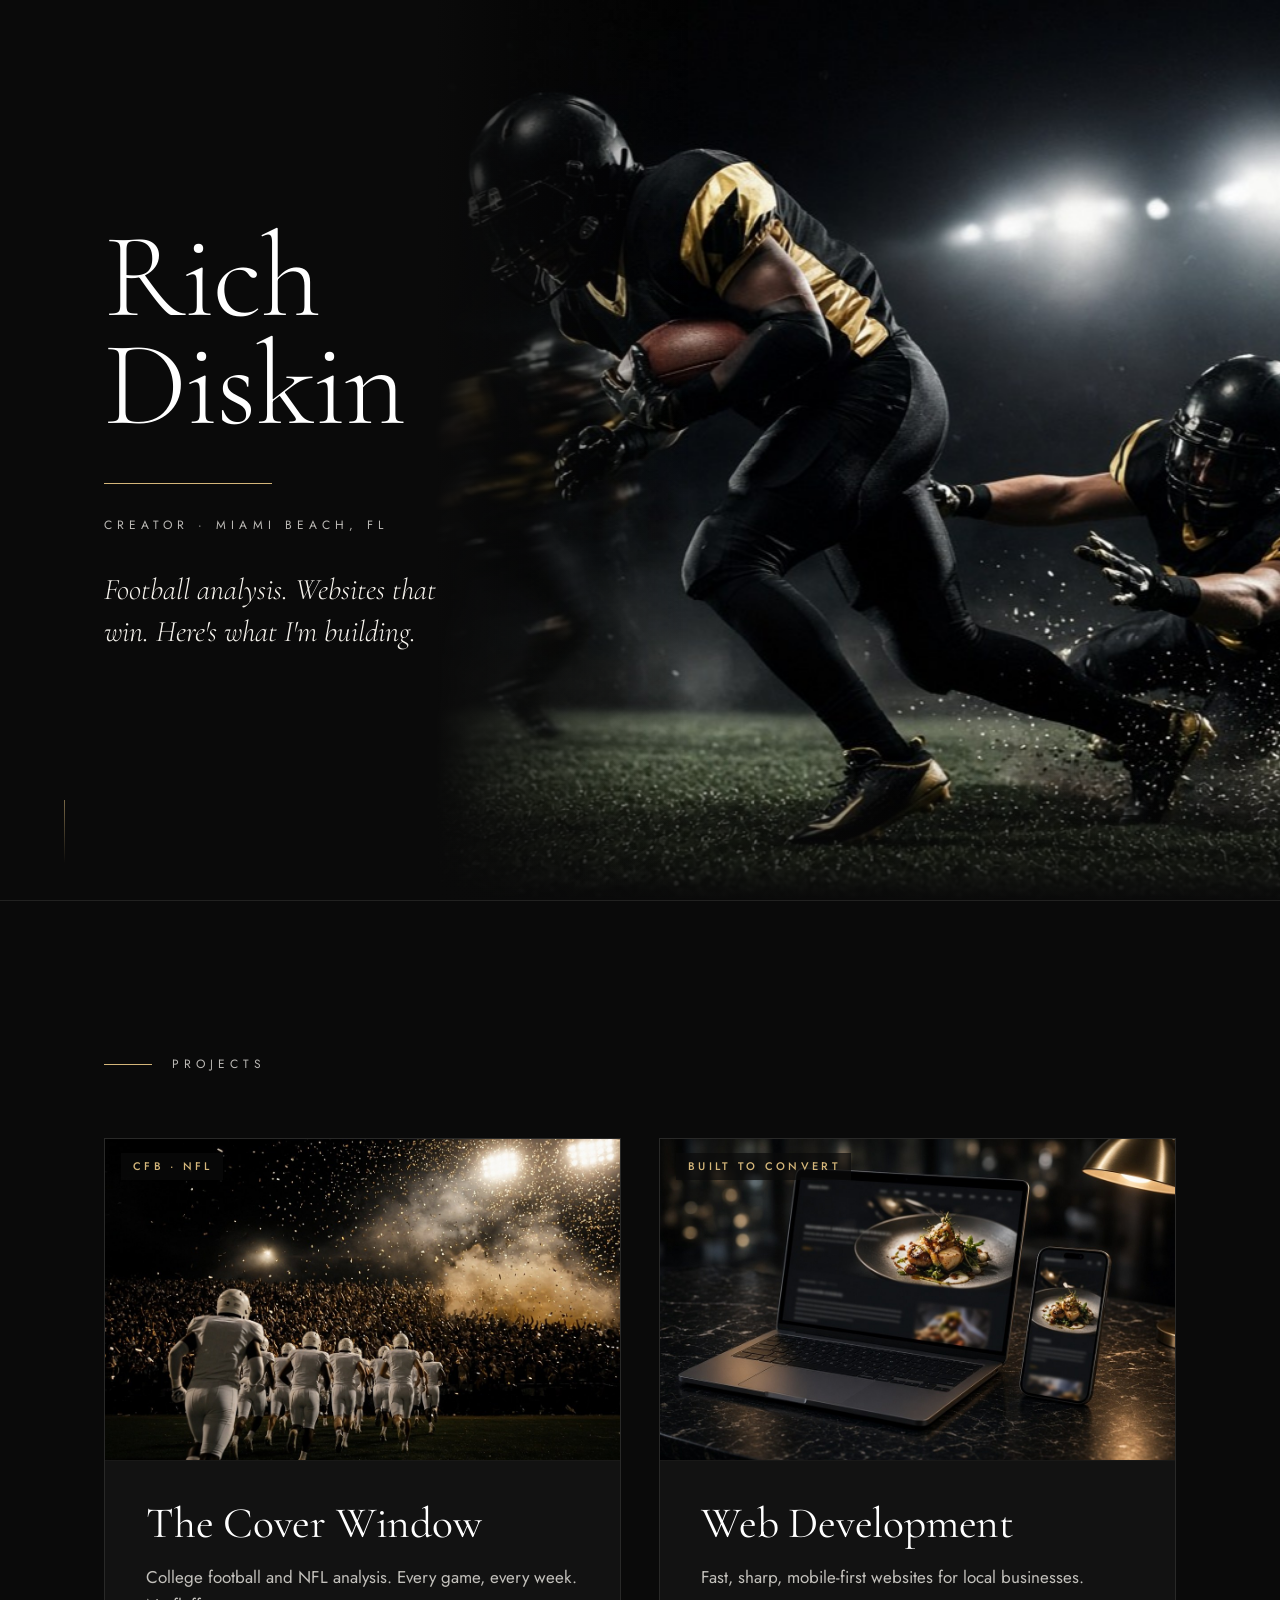
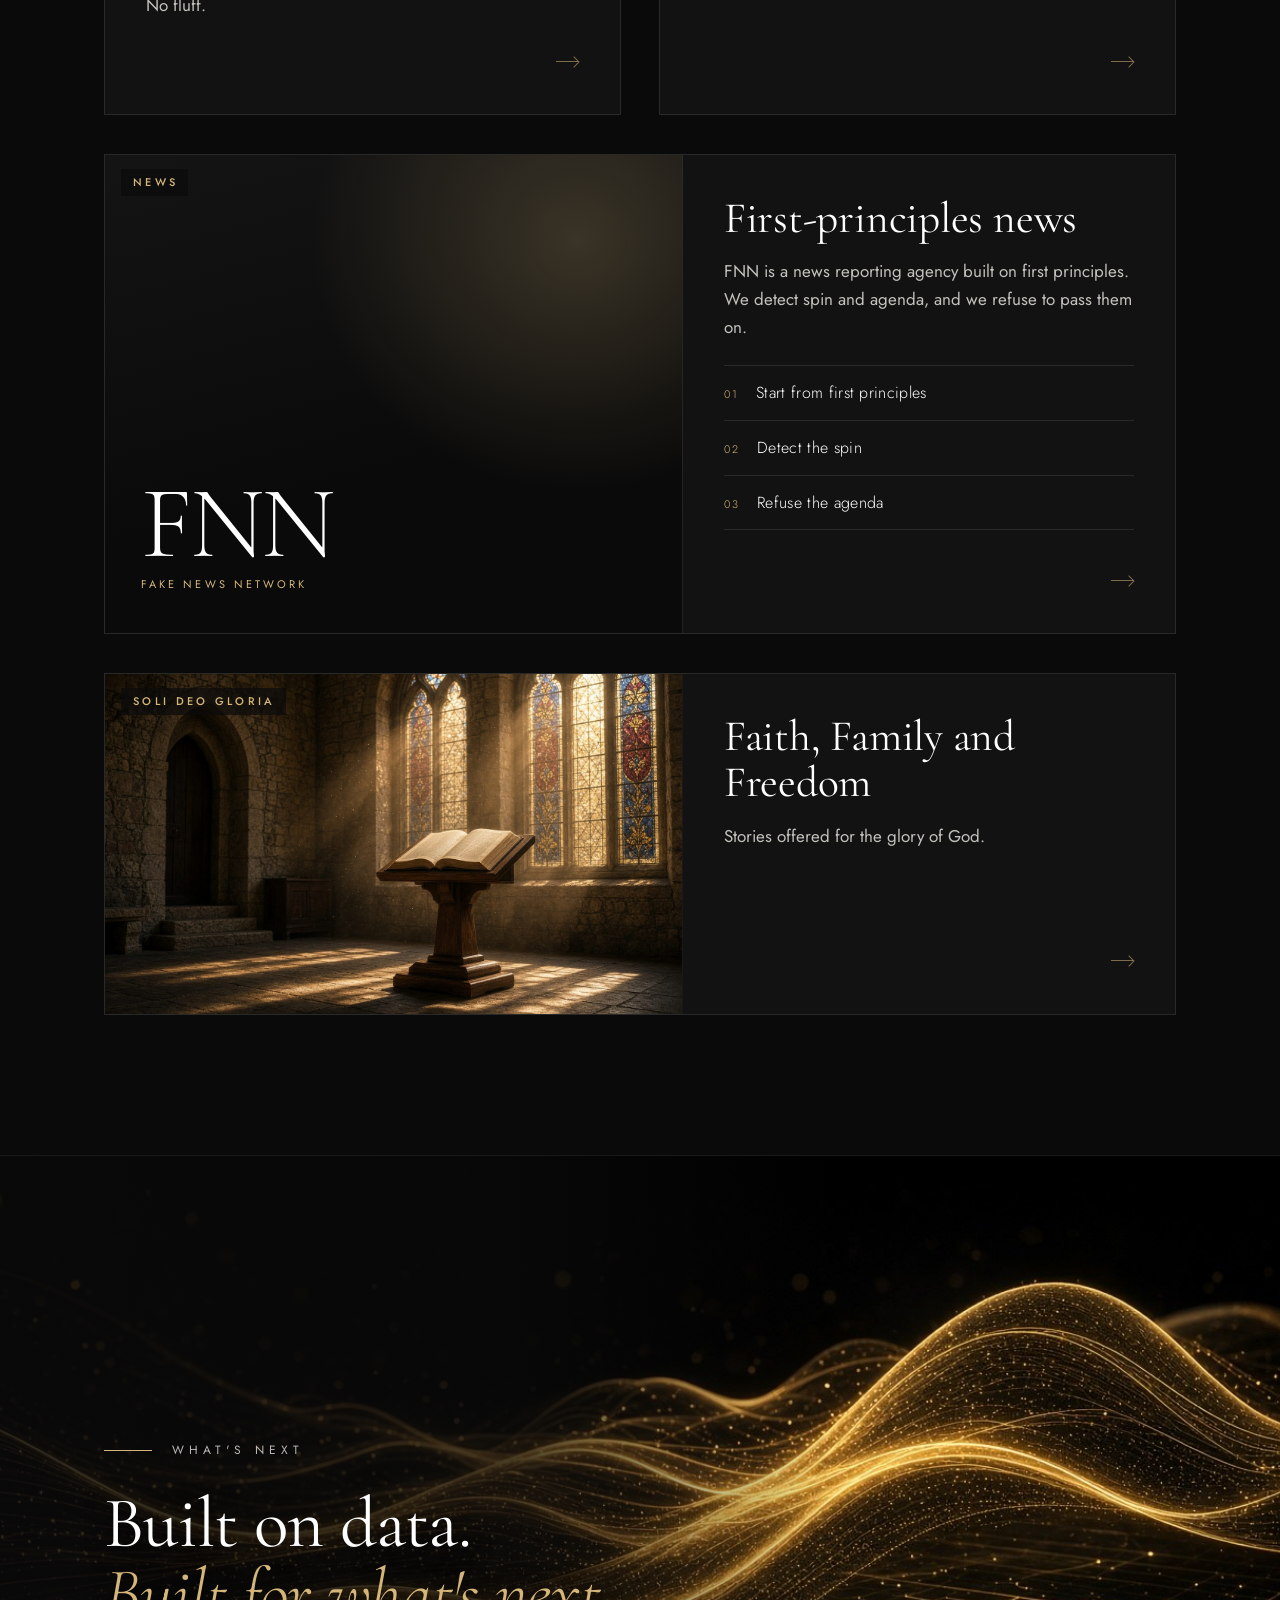
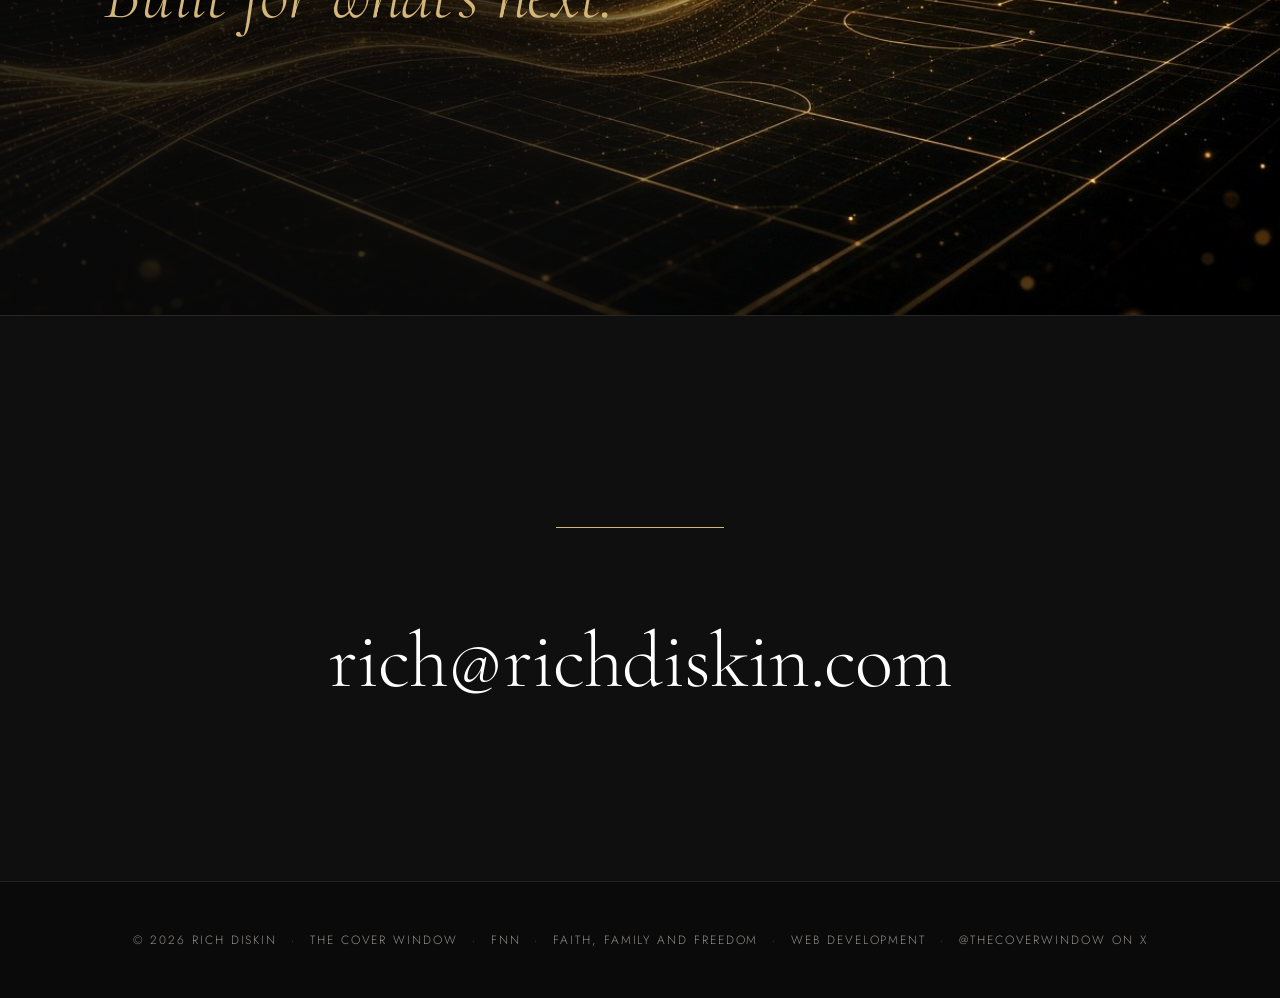
<file: submissions/index.html>
<!doctype html><html lang="en"><head><meta charset="utf-8"><title>Rich Diskin</title><meta name="robots" content="noindex"><link rel="canonical" href="https://www.richdiskin.com/"><meta http-equiv="refresh" content="0; url=/"><script>location.replace("/")</script><script data-goatcounter="https://richdiskin.goatcounter.com/count" async src="//gc.zgo.at/count.js"></script>
</head><body><a href="/">Continue</a></body></html>
</file>
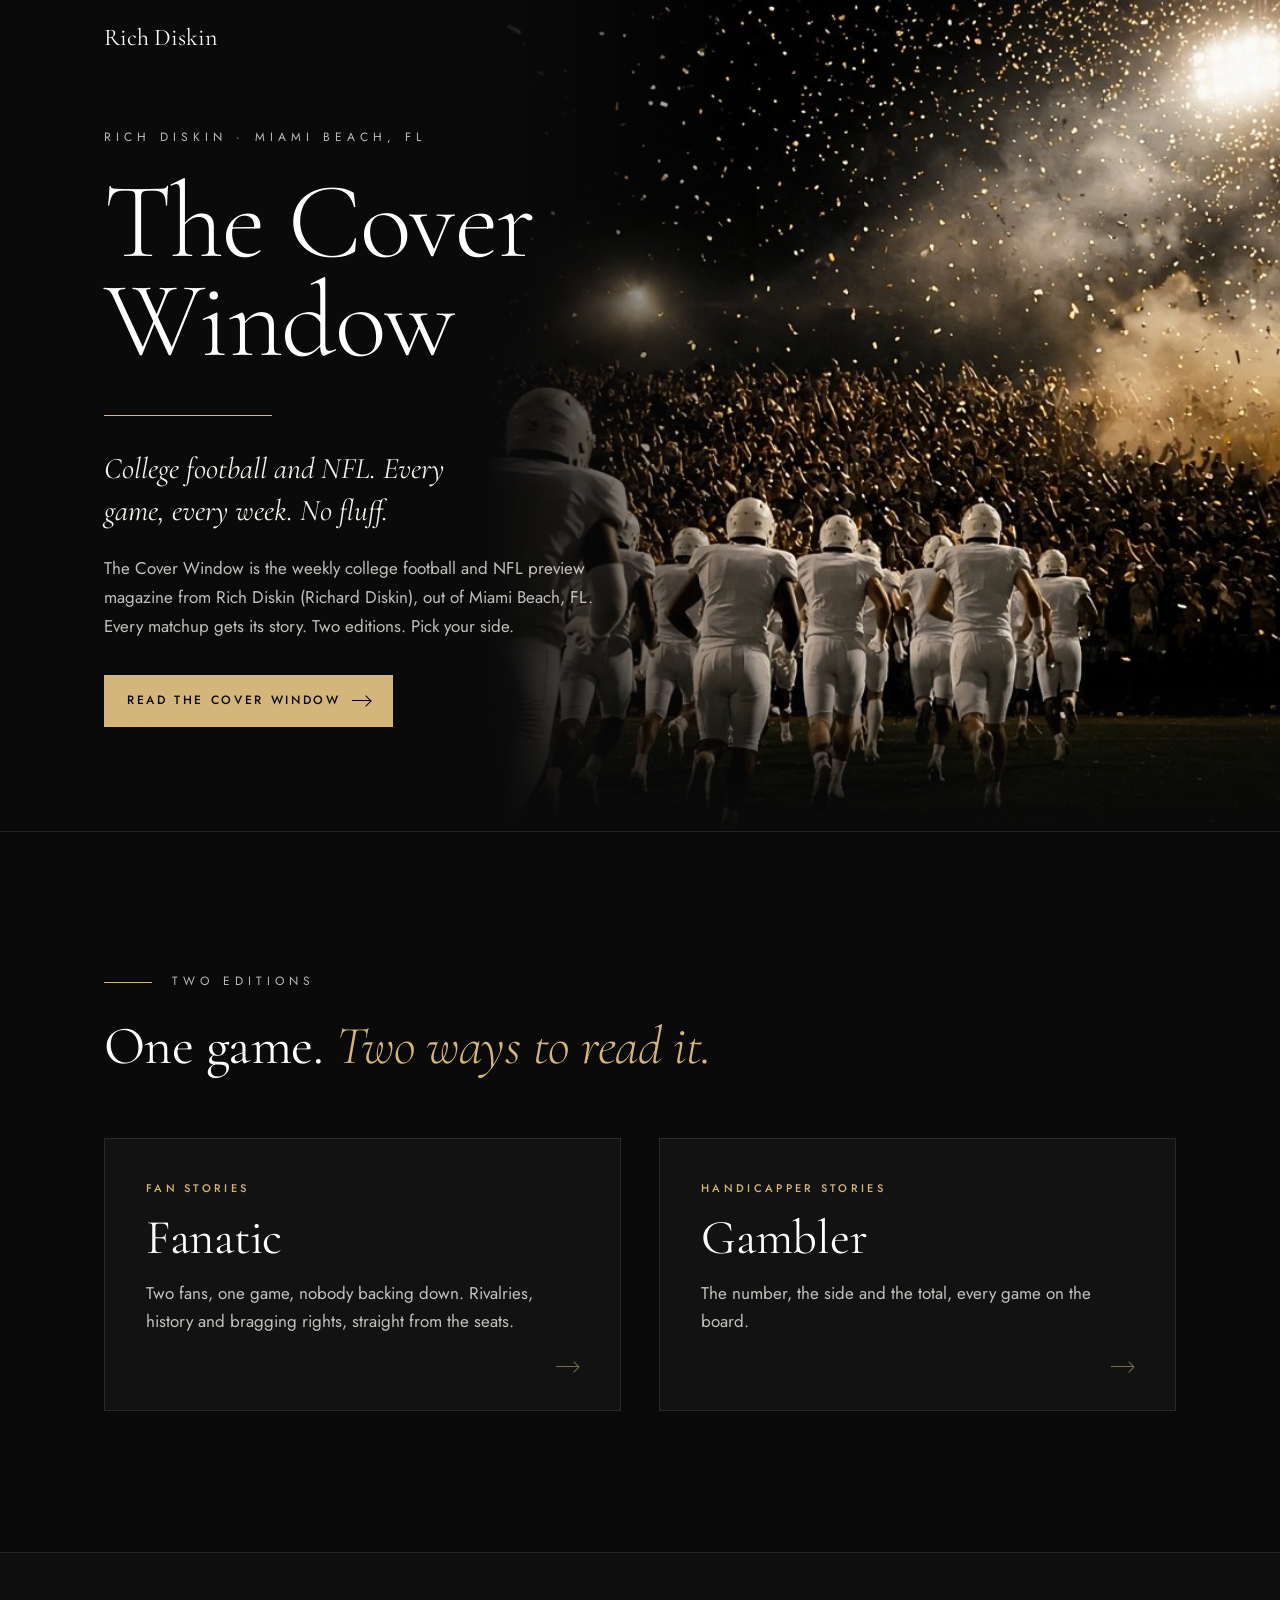
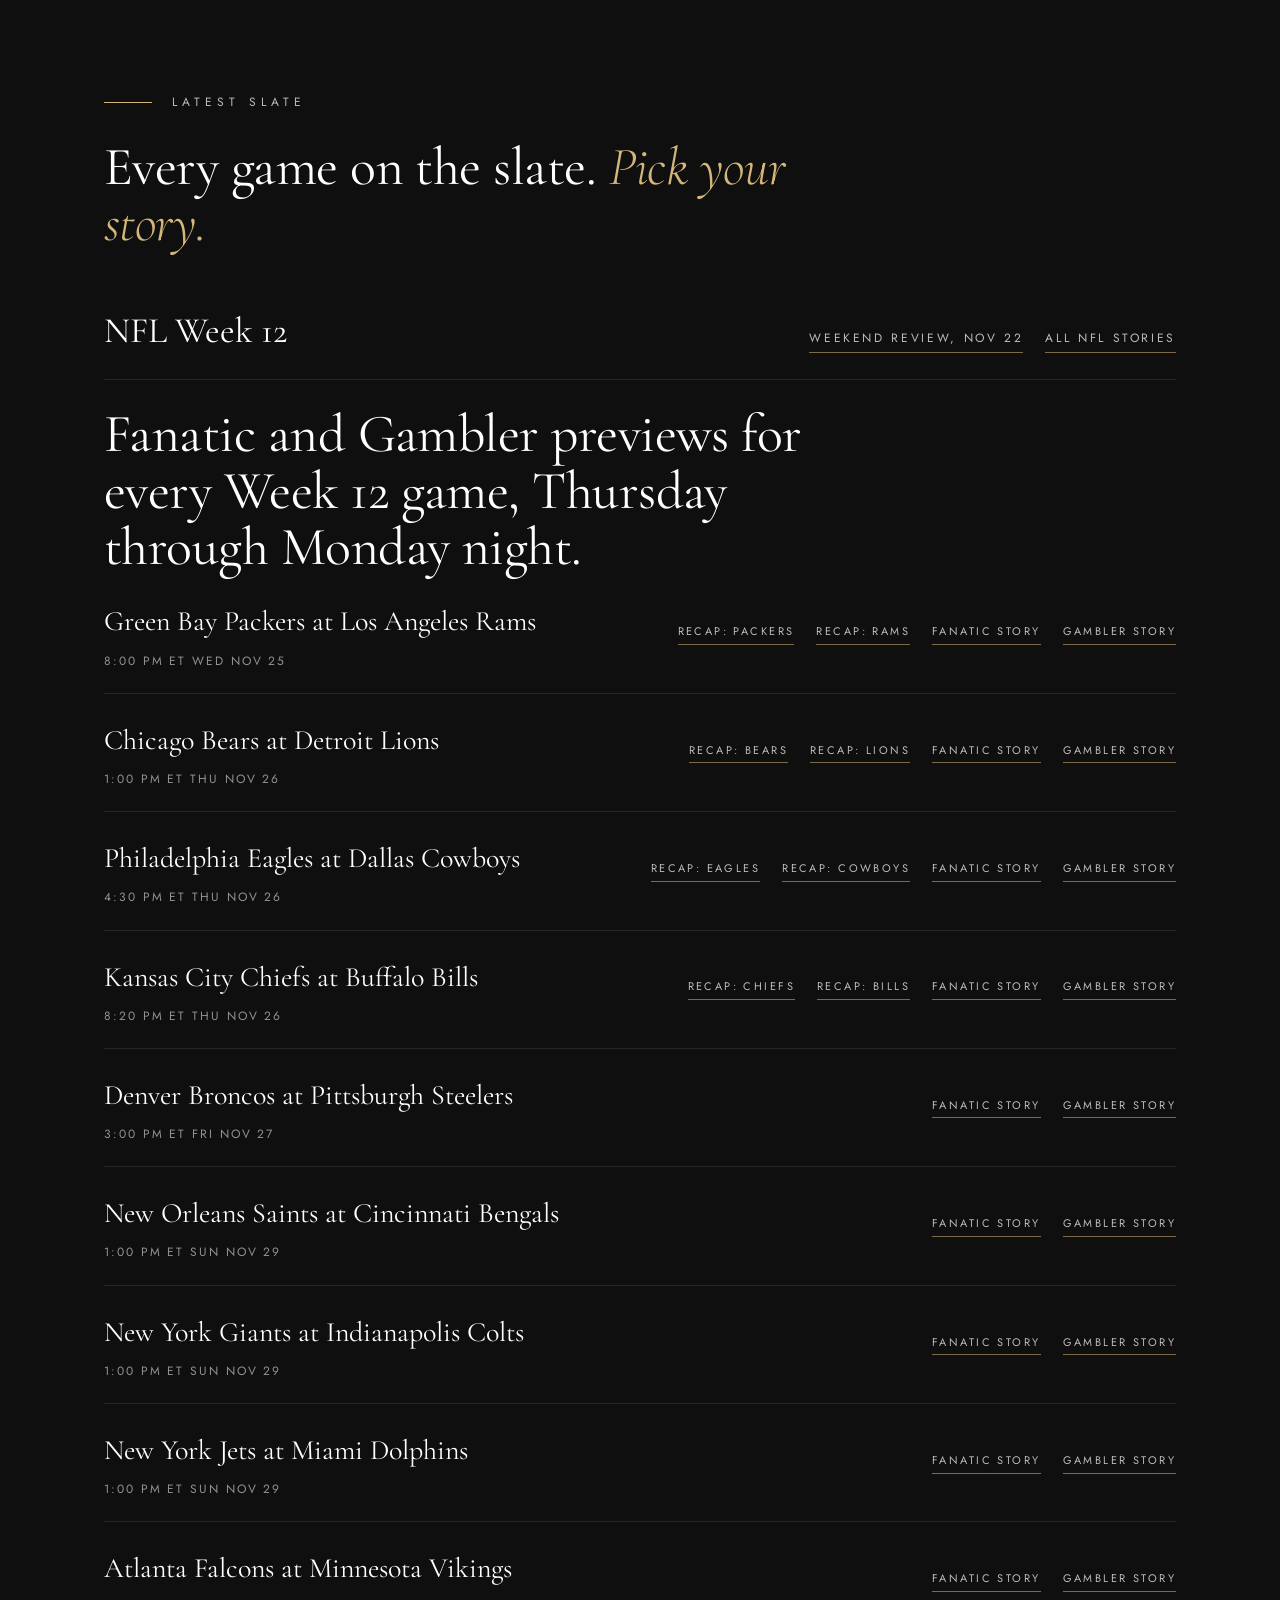
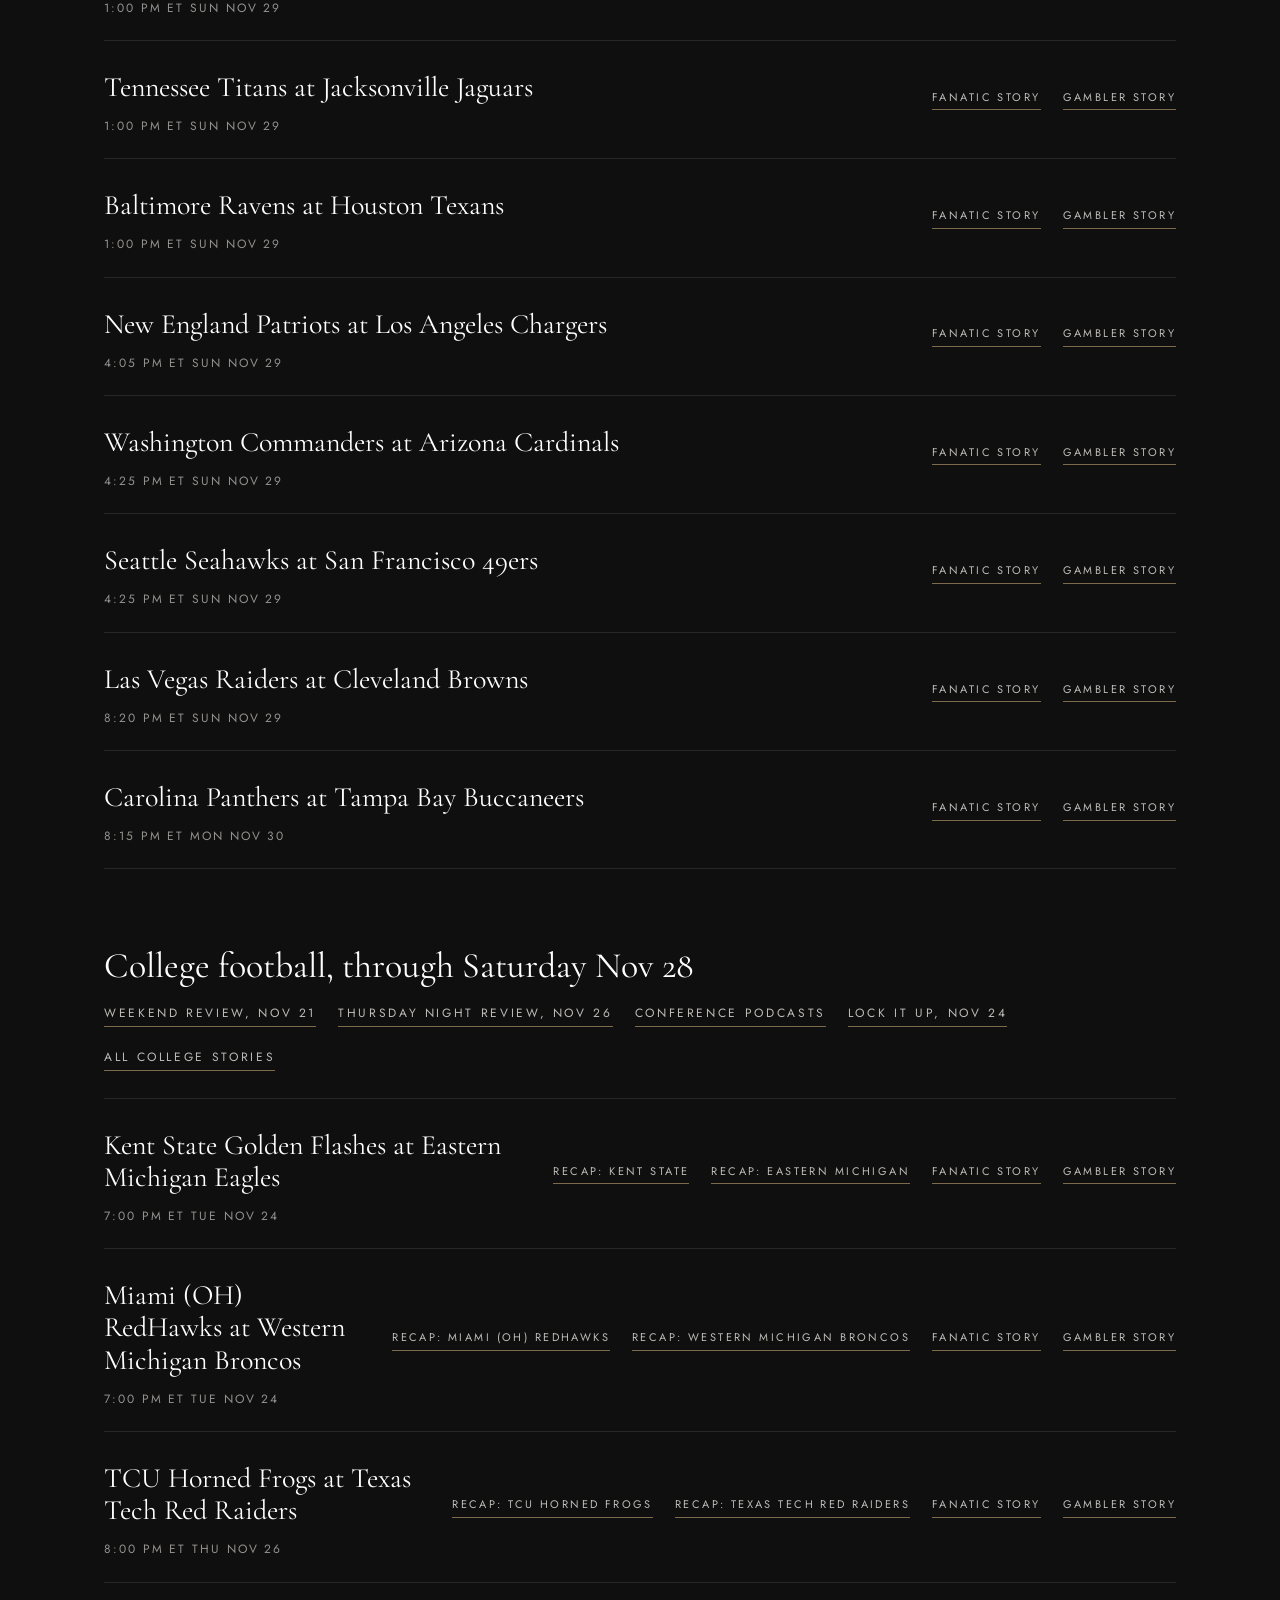
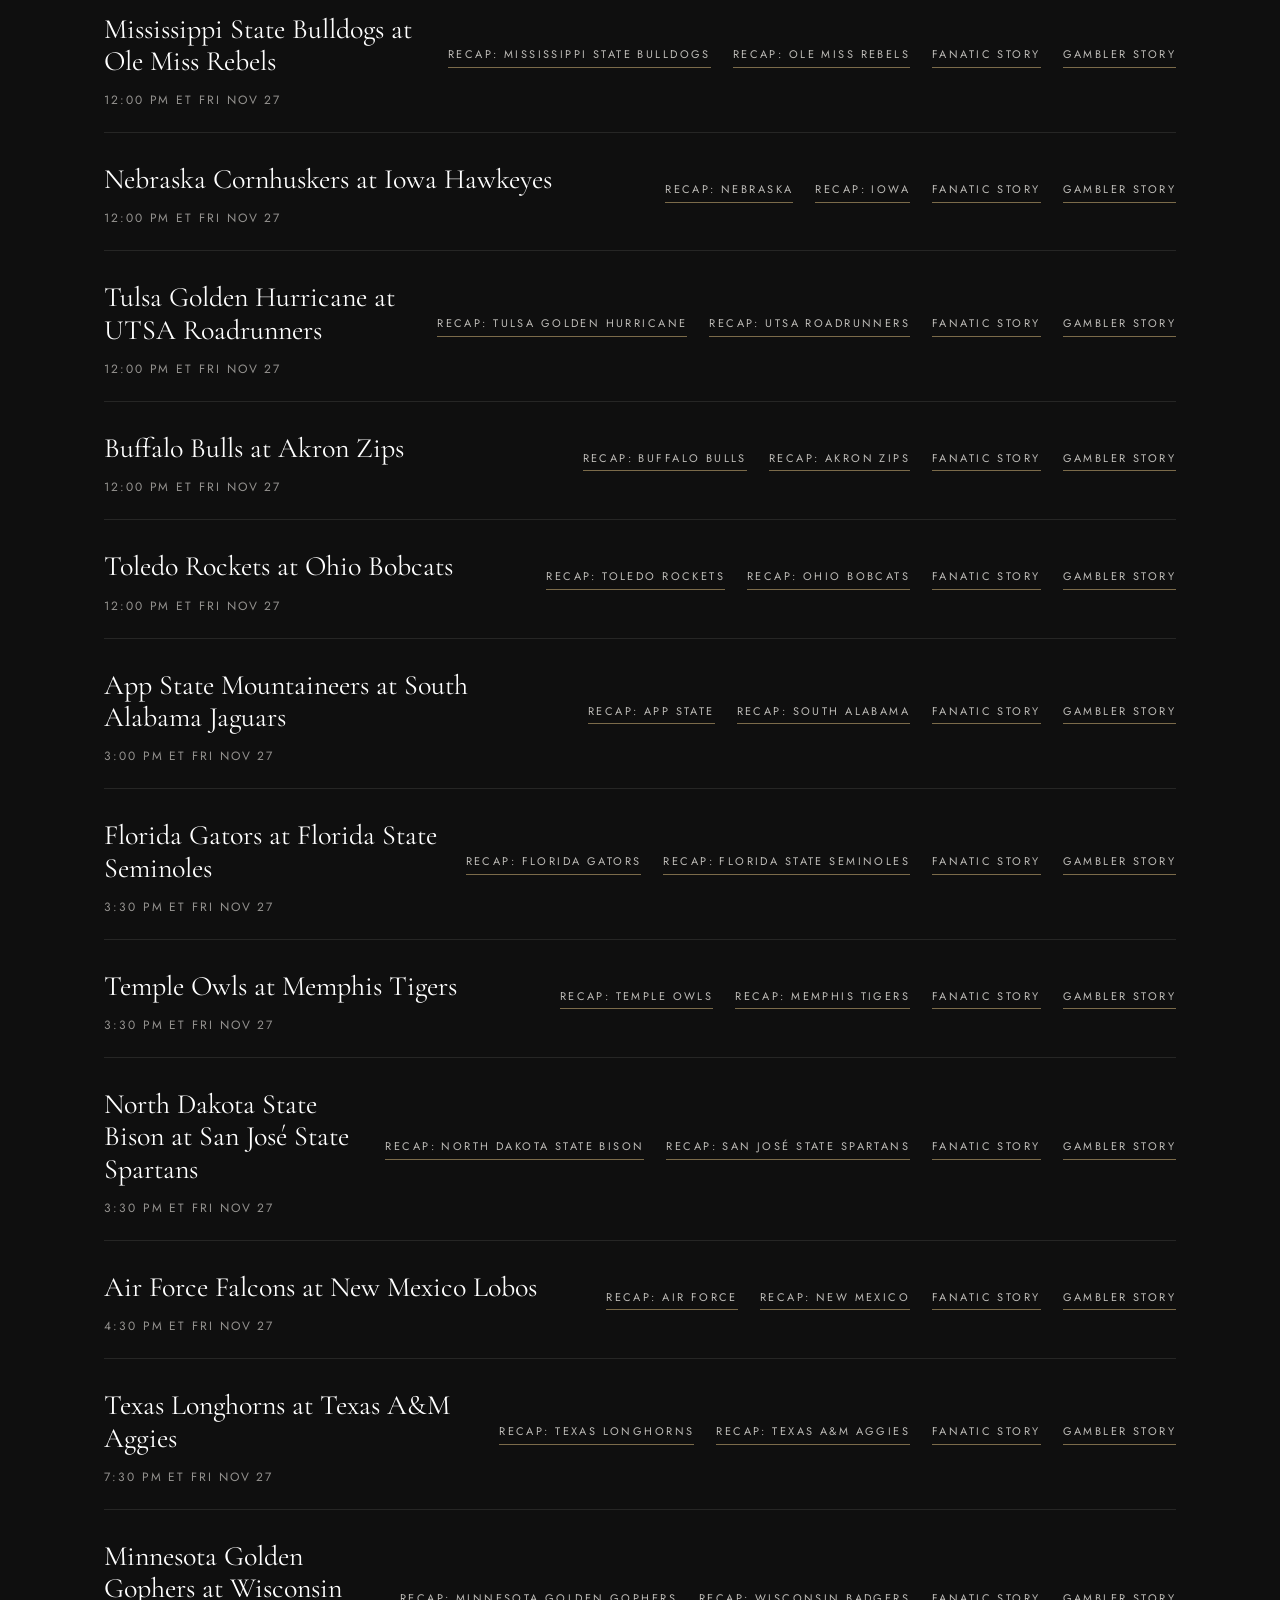
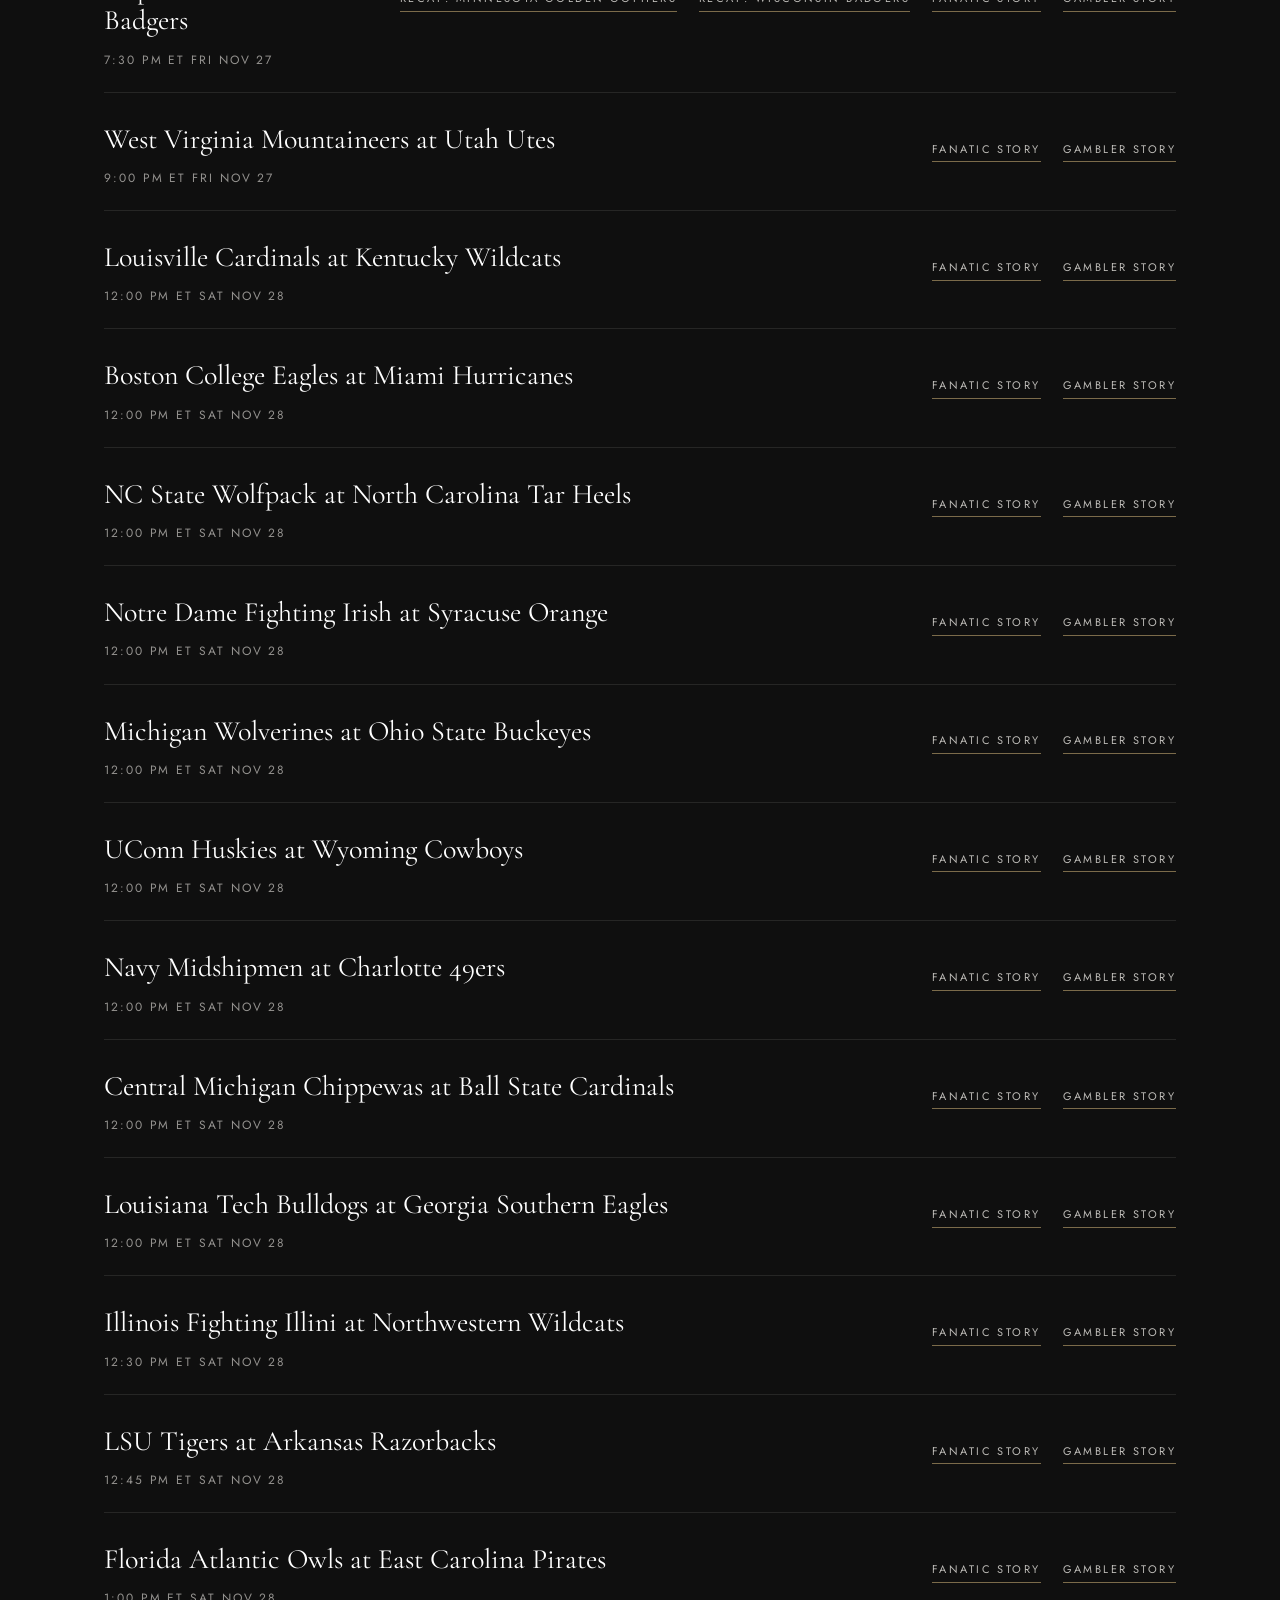
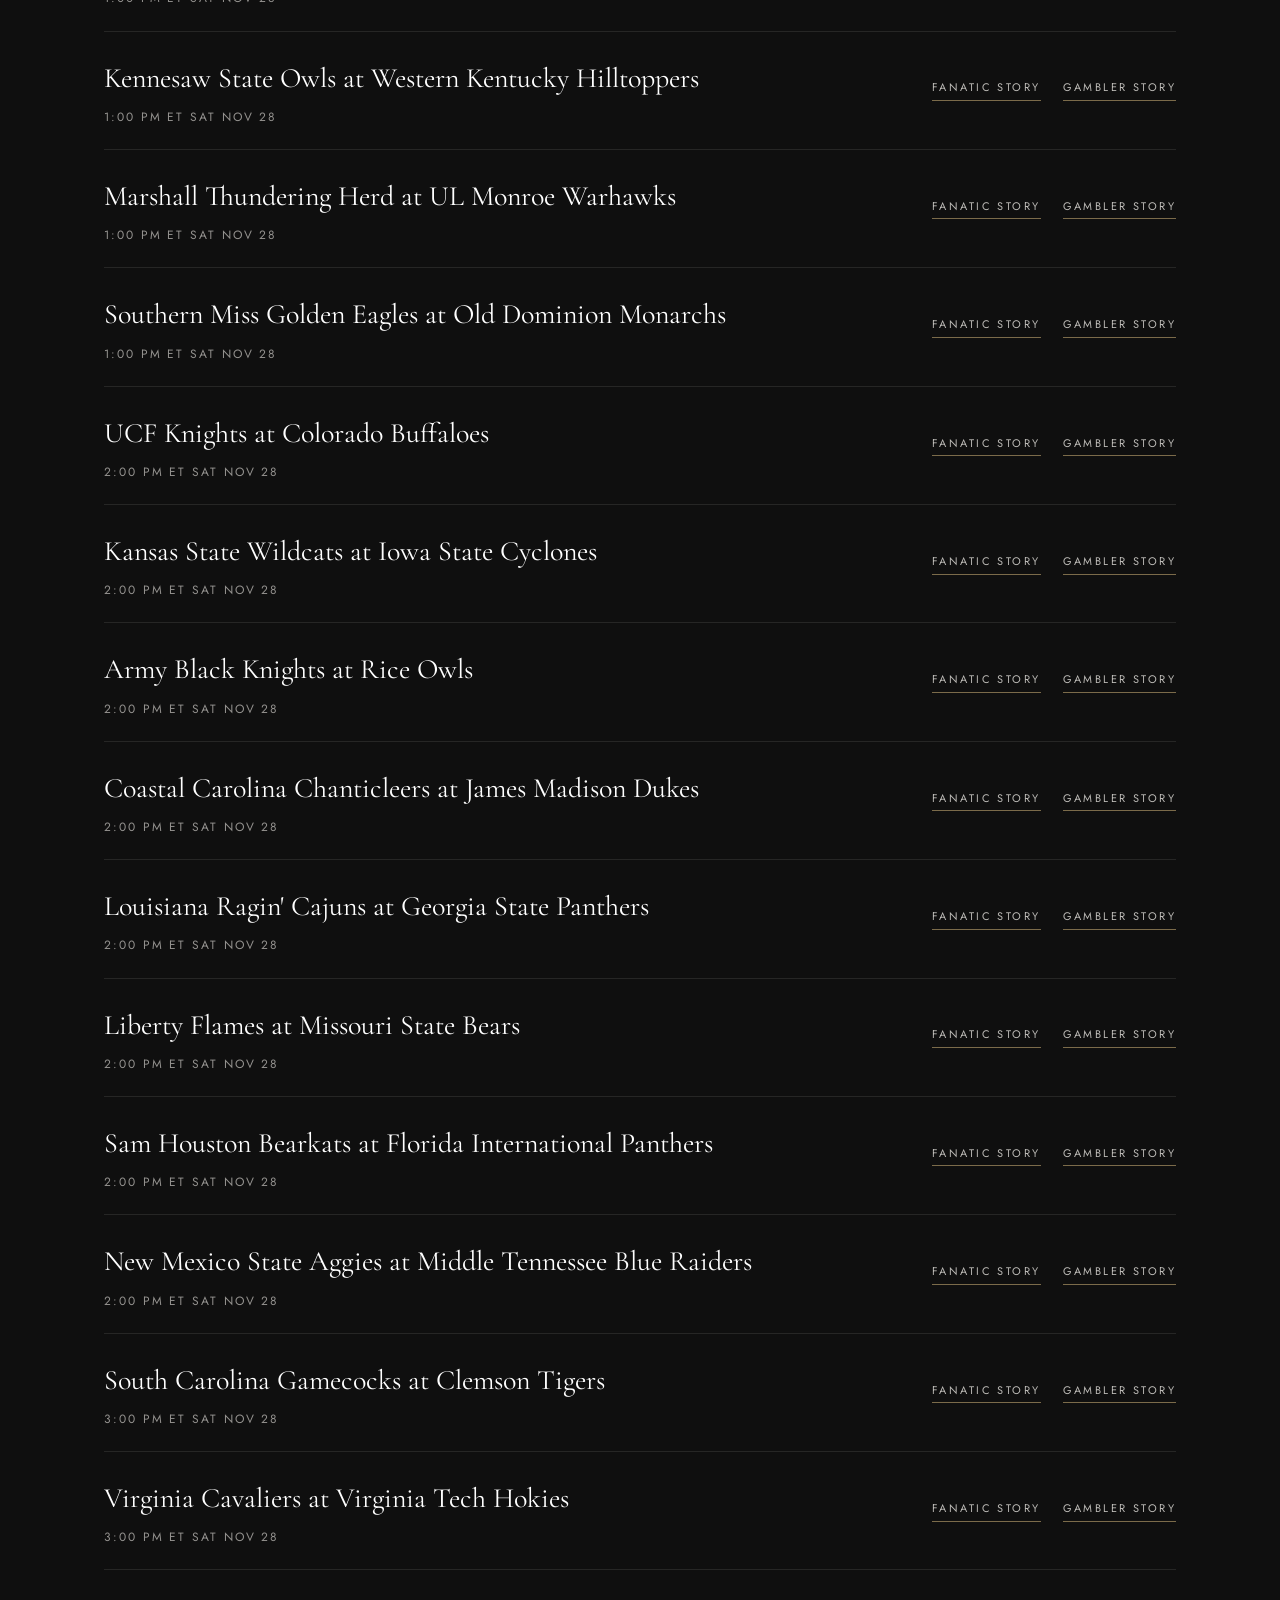
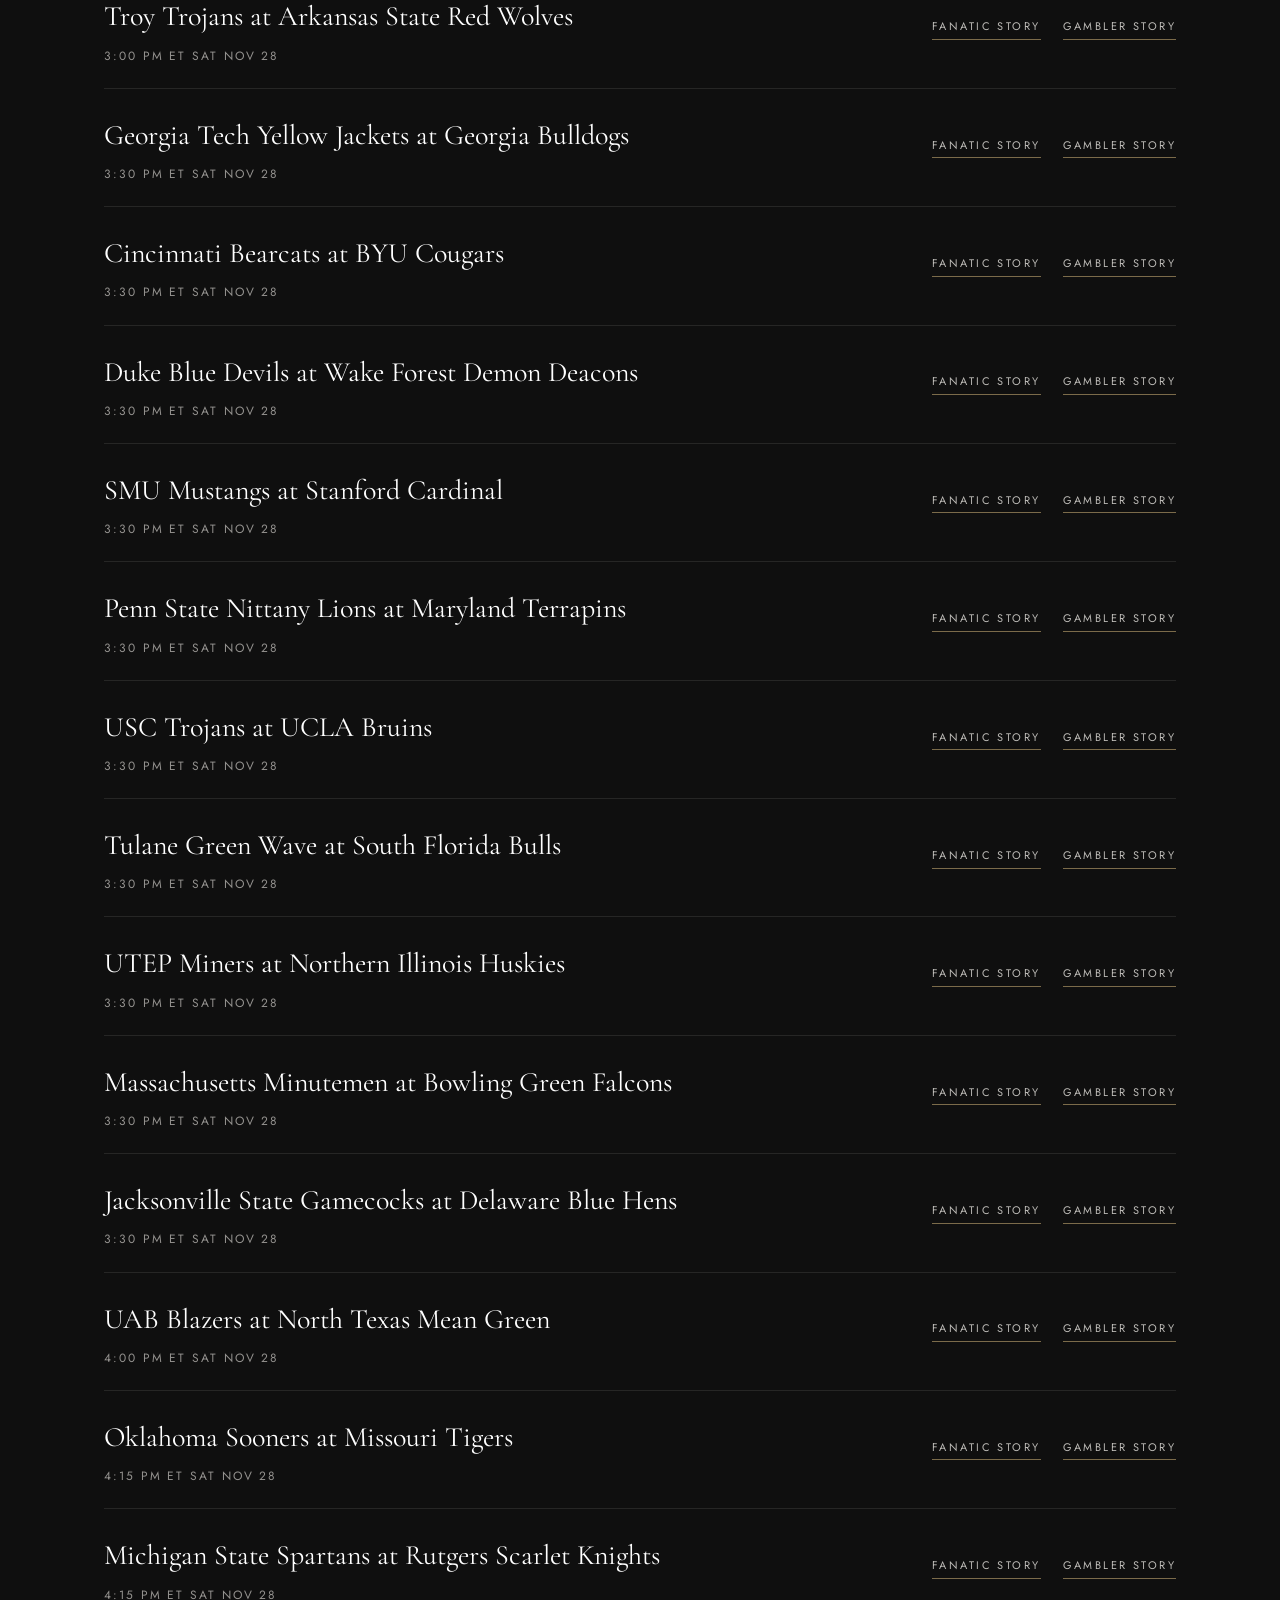
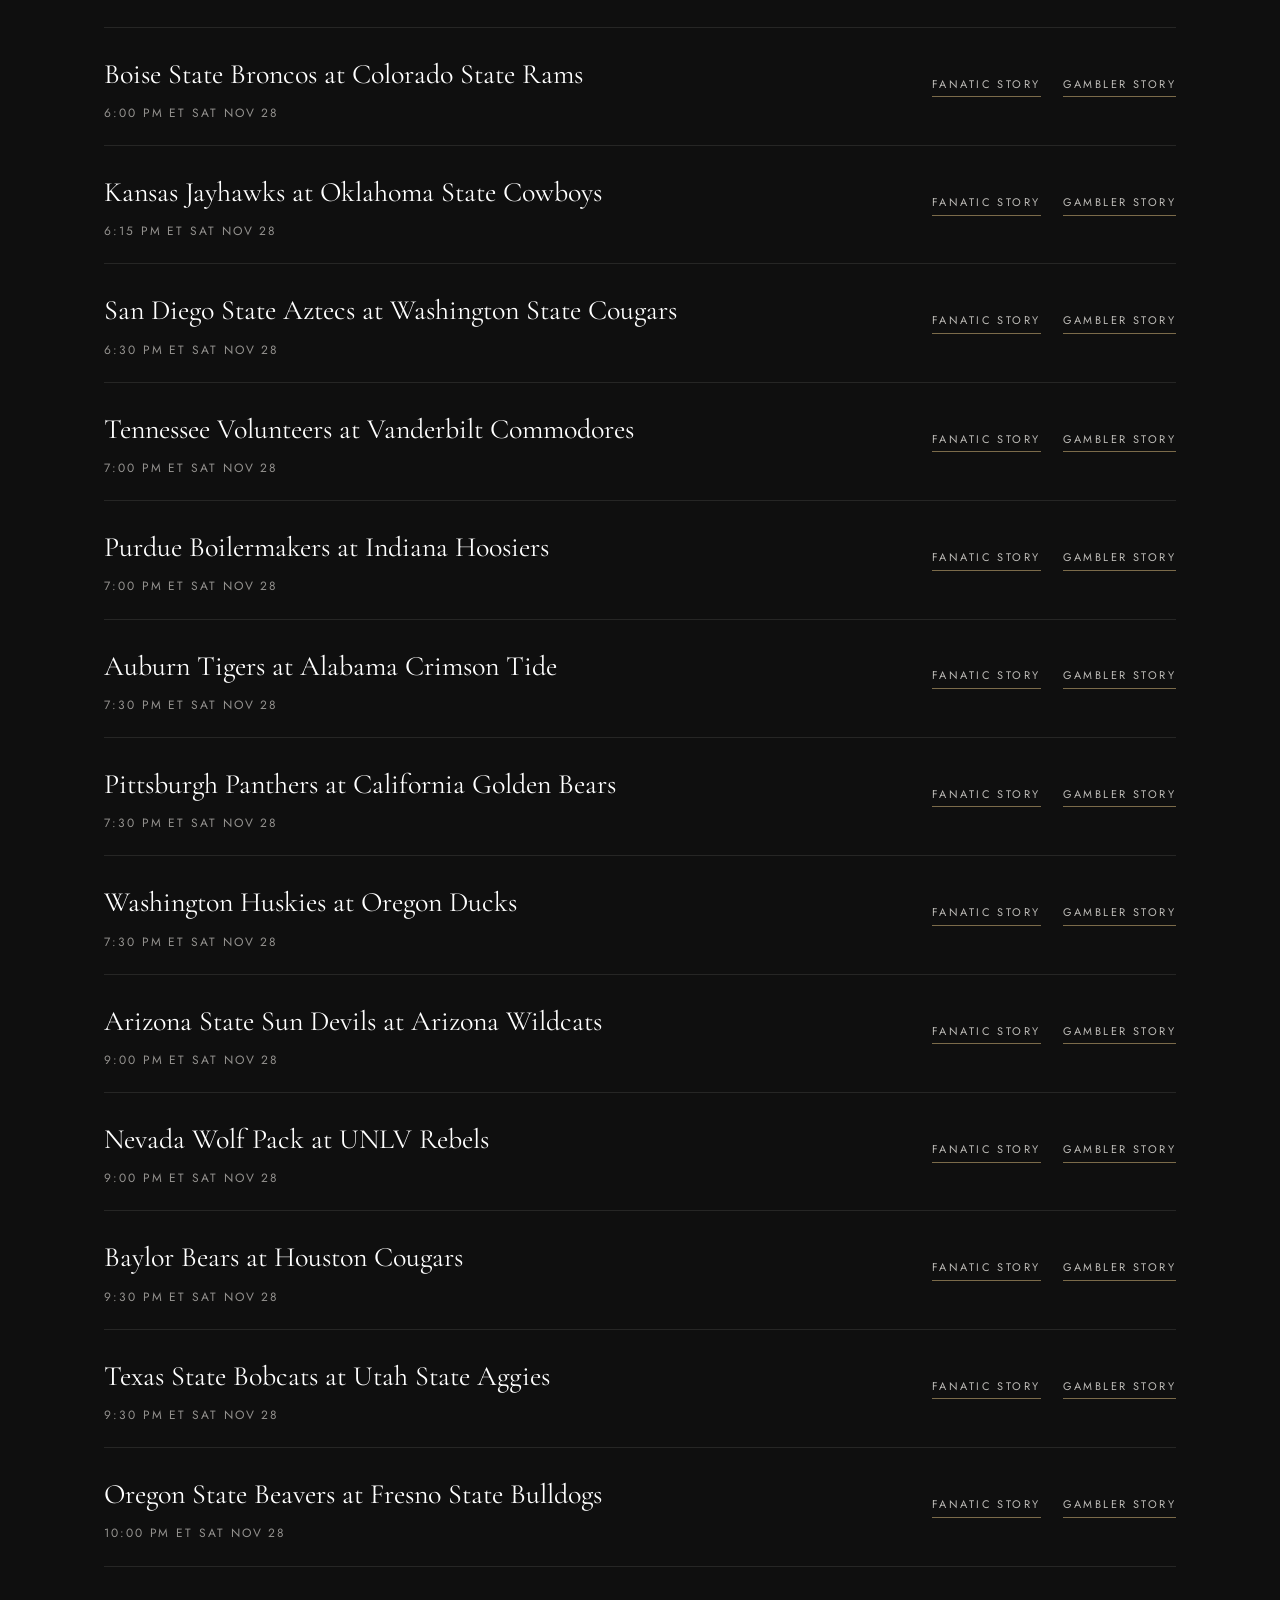
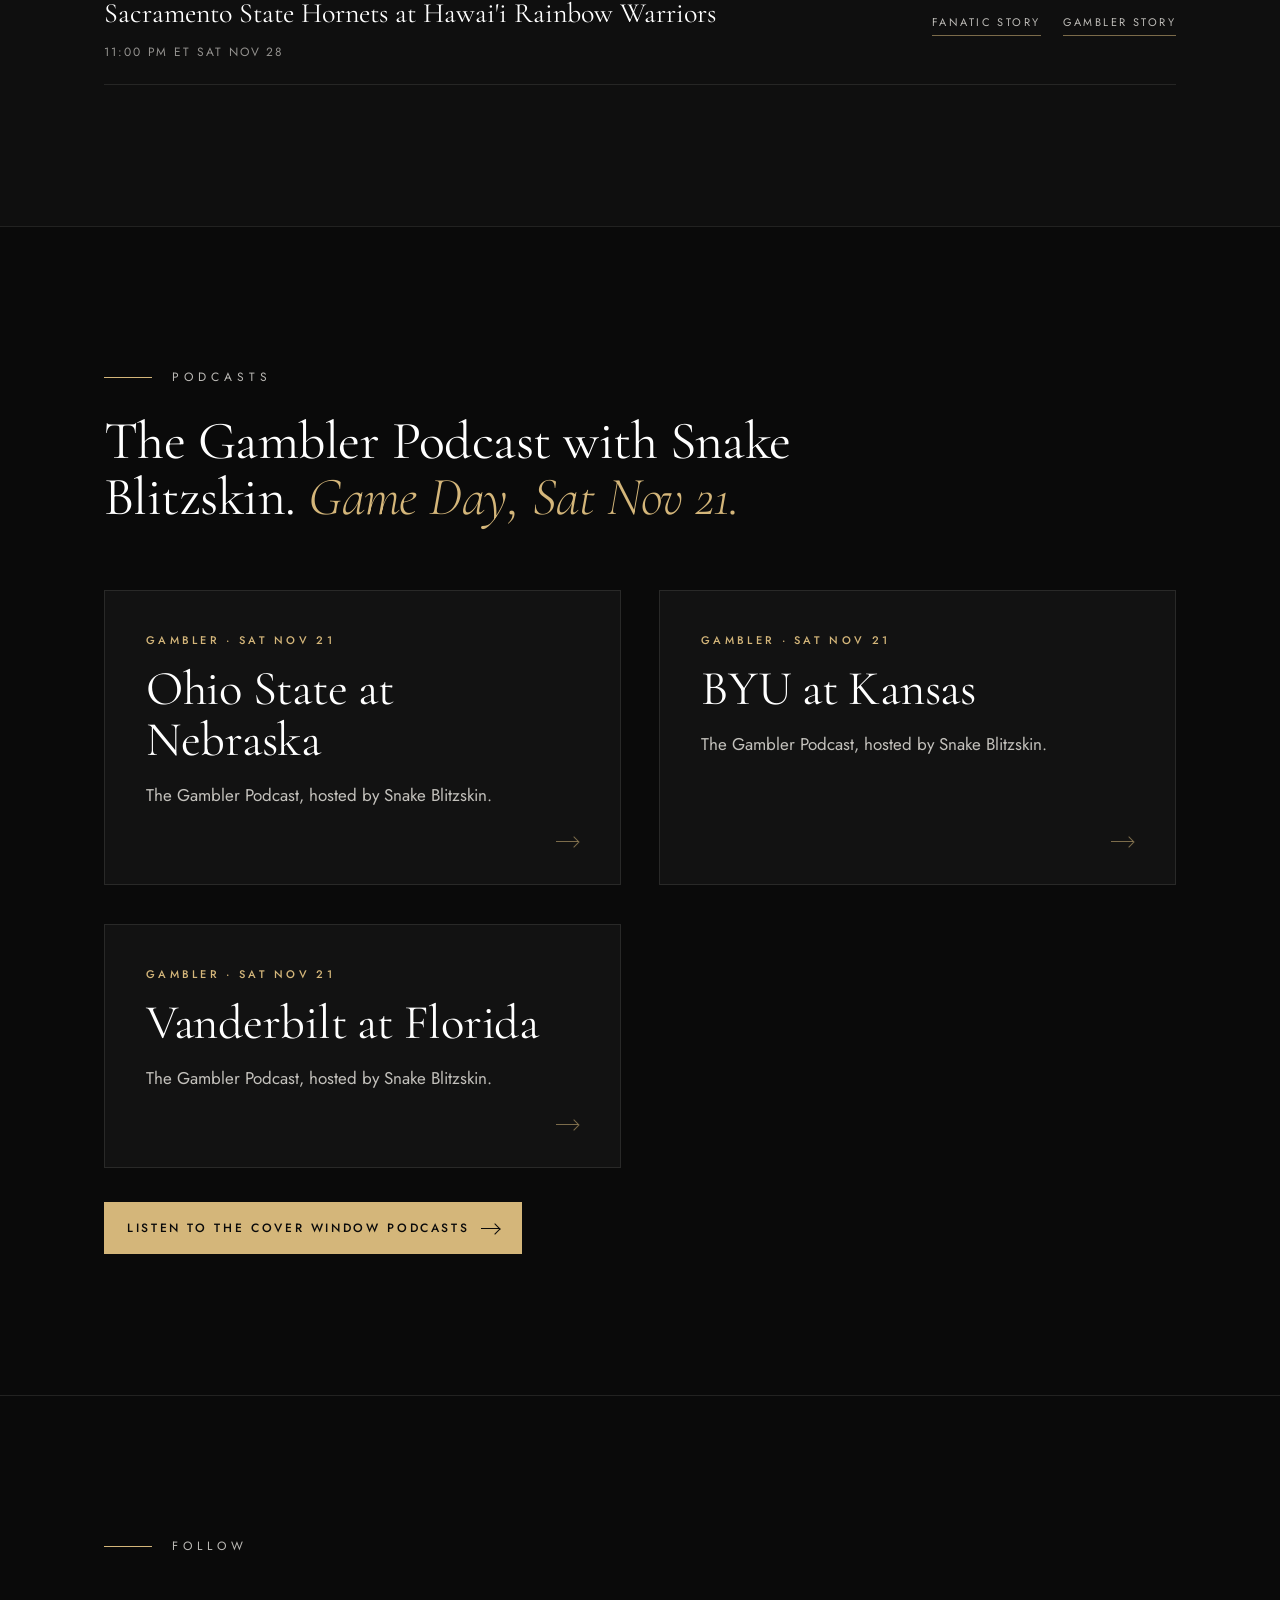
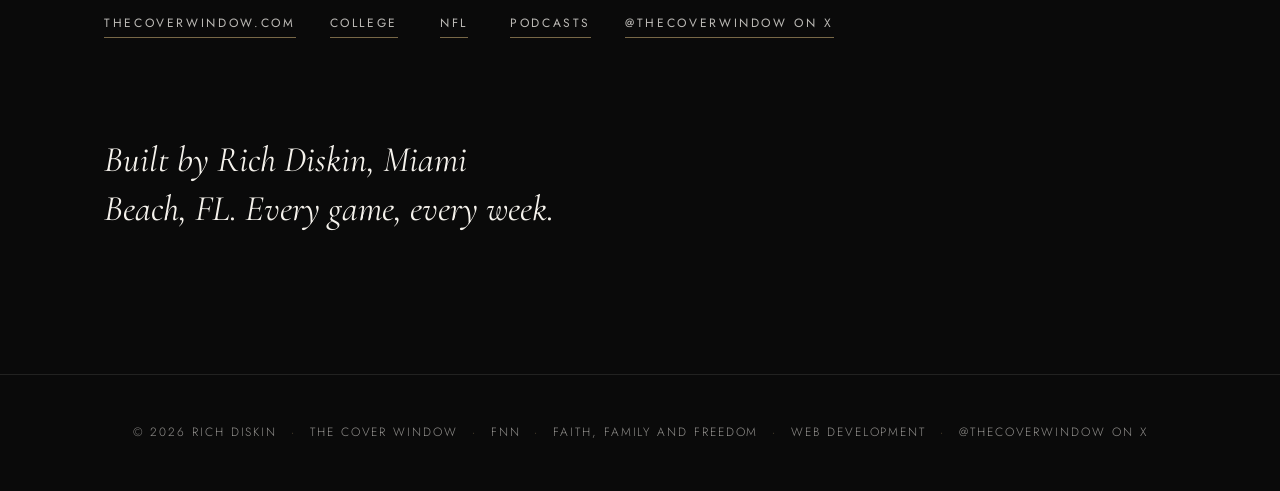
<file: thecoverwindow/index.html>
<!doctype html>
<html lang="en">
<head>
<meta charset="utf-8">
<meta name="viewport" content="width=device-width, initial-scale=1, viewport-fit=cover">
<title>The Cover Window by Rich Diskin (Richard Diskin) | College Football &amp; NFL Previews</title>
<meta name="description" content="The Cover Window is the weekly college football and NFL preview magazine from Rich Diskin (Richard J Diskin Jr, Richie Diskin) of Miami Beach, FL. Fanatic fan stories and Gambler handicapper stories for every game.">
<meta name="author" content="Rich Diskin">
<link rel="canonical" href="https://www.richdiskin.com/thecoverwindow/">
<link rel="icon" href="/assets/favicon.svg" type="image/svg+xml">
<meta property="og:type" content="website">
<meta property="og:site_name" content="Rich Diskin">
<meta property="og:url" content="https://www.richdiskin.com/thecoverwindow/">
<meta property="og:title" content="The Cover Window by Rich Diskin">
<meta property="og:description" content="The Cover Window is the weekly college football and NFL preview magazine from Rich Diskin (Richard J Diskin Jr, Richie Diskin) of Miami Beach, FL. Fanatic fan stories and Gambler handicapper stories for every game.">
<meta property="og:image" content="https://www.richdiskin.com/assets/cover-window-share.png">
<meta property="og:image:width" content="1200">
<meta property="og:image:height" content="630">
<meta property="og:image:alt" content="The Cover Window, college football and NFL preview magazine">
<meta name="twitter:card" content="summary_large_image">
<meta name="twitter:site" content="@TheCoverWindow">
<meta name="twitter:title" content="The Cover Window by Rich Diskin">
<meta name="twitter:description" content="The Cover Window is the weekly college football and NFL preview magazine from Rich Diskin (Richard J Diskin Jr, Richie Diskin) of Miami Beach, FL. Fanatic fan stories and Gambler handicapper stories for every game.">
<meta name="twitter:image" content="https://www.richdiskin.com/assets/cover-window-share.png">
<meta name="theme-color" content="#0A0A0A">
<script type="application/ld+json">
{
  "@context": "https://schema.org",
  "@graph": [
    {
      "@type": "Person",
      "@id": "https://www.richdiskin.com/#person",
      "name": "Rich Diskin",
      "alternateName": ["Richard Diskin", "Richard J Diskin Jr", "Richie Diskin"],
      "url": "https://www.richdiskin.com/",
      "address": {"@type": "PostalAddress", "addressLocality": "Miami Beach", "addressRegion": "FL", "addressCountry": "US"},
      "sameAs": ["https://x.com/TheCoverWindow", "https://www.thecoverwindow.com/"]
    },
    {
      "@type": "NewsMediaOrganization",
      "@id": "https://www.thecoverwindow.com/#org",
      "name": "The Cover Window",
      "url": "https://www.thecoverwindow.com/",
      "sameAs": ["https://x.com/TheCoverWindow"],
      "founder": {"@id": "https://www.richdiskin.com/#person"}
    },
    {
      "@type": "WebPage",
      "@id": "https://www.richdiskin.com/thecoverwindow/#webpage",
      "url": "https://www.richdiskin.com/thecoverwindow/",
      "name": "The Cover Window by Rich Diskin",
      "description": "The Cover Window is the weekly college football and NFL preview magazine from Rich Diskin (Richard J Diskin Jr, Richie Diskin) of Miami Beach, FL.",
      "about": {"@id": "https://www.thecoverwindow.com/#org"},
      "author": {"@id": "https://www.richdiskin.com/#person"},
      "isPartOf": {"@type": "WebSite", "name": "Rich Diskin", "url": "https://www.richdiskin.com/"}
    },
    {
      "@type": "PodcastSeries",
      "@id": "https://stories.thecoverwindow.com/podcasts/#series",
      "name": "The Cover Window Podcasts",
      "url": "https://stories.thecoverwindow.com/podcasts/",
      "author": {"@id": "https://www.richdiskin.com/#person"}
    }
  ]
}
</script>
<link rel="preconnect" href="https://fonts.googleapis.com">
<link rel="preconnect" href="https://fonts.gstatic.com" crossorigin>
<link href="https://fonts.googleapis.com/css2?family=Cormorant+Garamond:ital,wght@0,300;0,400;0,500;1,300;1,400&family=Jost:wght@300;400;500&display=swap" rel="stylesheet">
<style>
:root{
  --bg:#0A0A0A; --bg2:#0F0F0F; --card:#121212;
  --ink:#F5F2EC; --ink2:rgba(245,242,236,.76); --ink3:rgba(245,242,236,.58);
  --line:rgba(245,242,236,.10);
  --gold:#D4B67A; --gold-soft:rgba(212,182,122,.55);
  --serif:"Cormorant Garamond","Times New Roman",serif;
  --sans:"Jost","Helvetica Neue",Arial,sans-serif;
  --wrap:1200px; --pad:clamp(24px,5vw,64px);
}
*{box-sizing:border-box;margin:0;padding:0}
html{background:var(--bg);-webkit-text-size-adjust:100%;scroll-behavior:smooth}
body{background:var(--bg);color:var(--ink);font-family:var(--sans);font-weight:300;line-height:1.6;-webkit-font-smoothing:antialiased;-moz-osx-font-smoothing:grayscale}
a{color:inherit;text-decoration:none}
img{display:block;max-width:100%}
.wrap{max-width:var(--wrap);margin:0 auto;padding:0 var(--pad)}

/* ---------- Top bar ---------- */
.top{position:absolute;top:0;left:0;right:0;z-index:3}
.top .wrap{display:flex;align-items:center;justify-content:space-between;min-height:76px}
.home-link{display:inline-flex;align-items:center;min-height:44px;font-family:var(--serif);font-size:24px;font-weight:400;color:#fff;letter-spacing:-.005em}
.home-link:focus-visible{outline:1px solid var(--gold);outline-offset:4px}

/* ---------- Hero ---------- */
.hero{position:relative;min-height:88vh;min-height:88svh;display:flex;align-items:center;overflow:hidden;background:var(--bg)}
.hero-bg{position:absolute;top:0;right:0;bottom:0;width:62%;z-index:0;overflow:hidden;pointer-events:none}
.hero-bg img{position:absolute;inset:0;width:100%;height:100%;max-width:none;object-fit:cover;object-position:50% 50%;
  transform-origin:50% 45%;animation:kenburns 40s ease-in-out infinite alternate;will-change:transform}
@keyframes kenburns{from{transform:scale(1)}to{transform:scale(1.06)}}
.hero-bg::before{content:"";position:absolute;inset:0;z-index:1;
  background:linear-gradient(90deg,#0A0A0A 0%,rgba(10,10,10,.6) 14%,rgba(10,10,10,0) 34%),
             linear-gradient(0deg,#0A0A0A 0%,rgba(10,10,10,0) 18%)}
.hero-inner{position:relative;z-index:1;width:100%;max-width:var(--wrap);margin:0 auto;padding:128px var(--pad) 104px}
.hero-copy{max-width:600px}
.role{font-size:12px;font-weight:400;letter-spacing:.42em;text-transform:uppercase;color:var(--ink2)}
.name{font-family:var(--serif);font-weight:300;font-size:clamp(64px,8.4vw,128px);line-height:.92;letter-spacing:-.015em;color:#fff;margin-top:26px}
.rule{width:clamp(96px,14vw,168px);height:1px;background:var(--gold);margin:clamp(30px,3.6vw,44px) 0 clamp(24px,3vw,32px);border:0}
.intro{text-wrap:balance;font-family:var(--serif);font-style:italic;font-weight:400;font-size:clamp(22px,2.6vw,30px);line-height:1.4;color:var(--ink);max-width:17em}
.lede{margin-top:22px;font-size:17px;font-weight:400;line-height:1.7;color:rgba(245,242,236,.78);max-width:31em}
.actions{display:flex;flex-wrap:wrap;gap:14px 18px;margin-top:34px}
.names{margin-top:26px;font-size:11px;font-weight:400;letter-spacing:.2em;text-transform:uppercase;color:var(--ink3)}
.names .dot{margin:0 6px}

/* ---------- Buttons / links ---------- */
.btn{display:inline-flex;align-items:center;justify-content:center;gap:12px;min-height:52px;padding:0 22px;border:1px solid var(--gold);border-radius:0;
  font-family:var(--sans);font-size:12px;font-weight:500;letter-spacing:.22em;text-transform:uppercase;color:var(--gold);background:transparent;
  transition:background .35s ease,color .35s ease}
.btn:hover,.btn:focus-visible{background:var(--gold);color:#0A0A0A}
.btn.solid{background:var(--gold);color:#0A0A0A}
.btn.solid:hover,.btn.solid:focus-visible{background:transparent;color:var(--gold)}
.btn:focus-visible,.link:focus-visible{outline:1px solid var(--gold);outline-offset:4px}
.arrow{display:inline-block;width:18px;height:1px;background:currentColor;position:relative;transition:width .35s ease}
.arrow::after{content:"";position:absolute;right:0;top:-3px;width:7px;height:7px;border-top:1px solid currentColor;border-right:1px solid currentColor;transform:rotate(45deg);transform-origin:center}
.btn:hover .arrow{width:26px}
.link{display:inline-flex;align-items:center;min-height:44px;font-size:12px;font-weight:400;letter-spacing:.22em;text-transform:uppercase;color:var(--ink2);transition:color .3s ease}
.link span{border-bottom:1px solid var(--gold-soft);padding-bottom:3px;transition:border-color .3s ease}
.link:hover{color:var(--ink)} .link:hover span{border-color:var(--gold)}

/* ---------- Section label ---------- */
.label{display:flex;align-items:center;gap:20px;font-size:12px;font-weight:400;letter-spacing:.42em;text-transform:uppercase;color:var(--ink2)}
.label::before{content:"";width:48px;height:1px;background:var(--gold)}
.section{padding:clamp(88px,11vw,152px) 0;border-top:1px solid var(--line)}
.section.alt{background:var(--bg2)}
.section-line{font-family:var(--serif);font-weight:400;font-size:clamp(36px,4.2vw,58px);line-height:1.05;letter-spacing:-.01em;color:#fff;margin-top:26px;max-width:14em}
.section-line em{font-style:italic;font-weight:300;color:var(--gold)}

/* ---------- Edition cards ---------- */
.grid{display:grid;grid-template-columns:1fr;gap:clamp(28px,3vw,40px);margin-top:clamp(40px,5vw,64px)}
@media (min-width:860px){.grid{grid-template-columns:1fr 1fr}}
.card{position:relative;display:flex;flex-direction:column;background:var(--card);border:1px solid var(--line);color:inherit;
  transition:border-color .5s ease,transform .5s ease,box-shadow .5s ease}
.card:hover,.card:focus-visible{border-color:rgba(212,182,122,.38);transform:translateY(-4px);box-shadow:0 28px 60px -34px rgba(0,0,0,.9)}
.card:focus-visible{outline:1px solid var(--gold);outline-offset:6px}
.body{display:flex;flex-direction:column;flex:1;padding:clamp(28px,3.2vw,44px)}
.kicker{font-size:11px;font-weight:500;letter-spacing:.3em;text-transform:uppercase;color:var(--gold)}
.card h3{font-family:var(--serif);font-weight:400;font-size:clamp(38px,3.8vw,52px);line-height:1.05;letter-spacing:-.005em;color:#fff;margin-top:14px}
.card p{margin-top:16px;font-size:17px;font-weight:400;line-height:1.65;color:rgba(245,242,236,.78);max-width:30em}
.card-arrow{align-self:flex-end;display:inline-flex;align-items:center;justify-content:center;width:44px;height:44px;margin:auto -10px -10px 0;padding-top:20px;color:var(--gold-soft);transition:color .35s ease}
.card-arrow .arrow{width:22px}
.card:hover .card-arrow,.card:focus-visible .card-arrow{color:var(--gold)}
.card:hover .card-arrow .arrow,.card:focus-visible .card-arrow .arrow{width:30px}

/* ---------- Stories ---------- */
.slate{margin-top:clamp(40px,5vw,60px)}
.slate + .slate{margin-top:clamp(56px,6vw,80px)}
.slate-head{display:flex;flex-wrap:wrap;align-items:baseline;justify-content:space-between;gap:8px 24px;padding-bottom:16px;border-bottom:1px solid var(--line)}
.slate-links{display:flex;flex-wrap:wrap;gap:0 22px}
.slate-title{font-family:var(--serif);font-weight:400;font-size:clamp(28px,2.8vw,36px);color:#fff;line-height:1.1}
.status{margin-top:22px;font-size:15px;color:var(--ink3)}
.status a{color:var(--gold);border-bottom:1px solid var(--gold-soft)}
.rows{list-style:none}
.row{display:grid;grid-template-columns:1fr auto;align-items:center;gap:10px 28px;padding:22px 0;border-bottom:1px solid var(--line)}
.row[hidden]{display:none}
.matchup{font-family:var(--serif);font-weight:400;font-size:clamp(23px,2.2vw,28px);line-height:1.15;color:#fff;transition:color .3s ease}
a.matchup{display:block;padding:8px 0;min-height:44px}
a.matchup:hover,a.matchup:focus-visible{color:var(--gold)}
.meta{margin-top:6px;font-size:12px;font-weight:400;letter-spacing:.16em;text-transform:uppercase;color:var(--ink3)}
.row-links{display:flex;gap:6px 22px;flex-wrap:wrap;justify-content:flex-end}
.row-links .link{min-height:44px;font-size:11px}

/* ---------- Follow ---------- */
.follow{display:flex;flex-wrap:wrap;gap:4px 34px;margin-top:clamp(32px,4vw,48px)}
.follow .link{min-width:44px;justify-content:center}
.closing{text-wrap:balance;font-family:var(--serif);font-style:italic;font-weight:400;font-size:clamp(24px,3vw,36px);line-height:1.35;color:var(--ink);max-width:22em;margin-top:clamp(56px,7vw,88px)}

/* ---------- Footer ---------- */
footer{border-top:1px solid var(--line);padding:36px 0 calc(36px + env(safe-area-inset-bottom))}
.foot{display:flex;flex-wrap:wrap;align-items:center;justify-content:center;gap:0 14px;font-size:12px;letter-spacing:.16em;text-transform:uppercase;color:var(--ink3);text-align:center}
.foot a,.foot>span:first-child{display:inline-flex;align-items:center;min-height:44px;transition:color .3s ease}
.foot a:hover{color:var(--ink)}
.dot{color:var(--gold-soft)}

/* ---------- Phone ---------- */
@media (max-width:860px){.hero-bg{width:78%}}
@media (max-width:640px){
  .hero{min-height:0;display:block}
  .hero-bg{position:relative;width:100%;height:clamp(280px,78vw,340px)}
  .hero-bg img{animation:none}
  .hero-bg::before{background:linear-gradient(0deg,#0A0A0A 0%,rgba(10,10,10,.45) 22%,rgba(10,10,10,0) 42%),linear-gradient(180deg,rgba(10,10,10,.7) 0%,rgba(10,10,10,0) 30%)}
  .hero-inner{padding:0 var(--pad) 56px;margin-top:-36px}
  .name{font-size:clamp(52px,14.5vw,64px);margin-top:18px}
  .role{letter-spacing:.12em;font-size:11px;color:var(--ink2)}
  .label{letter-spacing:.12em;color:var(--ink2)}
  .kicker{letter-spacing:.12em}
  .rule{margin:22px 0 18px}
  .intro{font-size:21px}
  .lede{font-size:16px}
  .actions .btn{width:100%}
  .row{grid-template-columns:1fr}
  .row-links{justify-content:flex-start}
  .foot{flex-direction:column;gap:0}
  .foot .dot{display:none}
}
@media (prefers-reduced-motion:reduce){*{transition:none!important;scroll-behavior:auto!important}.hero-bg img{animation:none!important}}
.show-all{margin-top:24px;cursor:pointer;white-space:nowrap}
@media (max-width:640px){.show-all{width:100%;letter-spacing:.14em;padding:0 16px}}
</style>
<script data-goatcounter="https://richdiskin.goatcounter.com/count" async src="//gc.zgo.at/count.js"></script>
</head>
<body>

<div class="top">
  <div class="wrap"><a class="home-link" href="/">Rich Diskin</a></div>
</div>

<header class="hero">
  <div class="hero-bg" aria-hidden="true"><img src="/assets/college-gameday.jpg" alt="" width="1280" height="720" fetchpriority="high"></div>
  <div class="hero-inner">
    <div class="hero-copy">
      <p class="role">Rich Diskin · Miami Beach, FL</p>
      <h1 class="name">The Cover Window</h1>
      <hr class="rule">
      <p class="intro">College football and NFL. Every game, every week. No fluff.</p>
      <p class="lede">The Cover Window is the weekly college football and NFL preview magazine from Rich Diskin (Richard Diskin), out of Miami Beach, FL. Every matchup gets its story. Two editions. Pick your side.</p>
      <div class="actions">
        <a class="btn solid" href="https://www.thecoverwindow.com/" target="_blank" rel="noopener">Read The Cover Window <span class="arrow" aria-hidden="true"></span></a>
      </div>
    </div>
  </div>
</header>

<main>
  <section class="section" aria-labelledby="editions-label">
    <div class="wrap">
      <h2 class="label" id="editions-label">Two editions</h2>
      <p class="section-line">One game. <em>Two ways to read it.</em></p>
      <div class="grid">
        <a class="card" id="card-fanatic" href="https://www.thecoverwindow.com/magazine/fanatic" target="_blank" rel="noopener">
          <div class="body">
            <span class="kicker">Fan stories</span>
            <h3>Fanatic</h3>
            <p>Two fans, one game, nobody backing down. Rivalries, history and bragging rights, straight from the seats.</p>
            <span class="card-arrow" aria-hidden="true"><span class="arrow"></span></span>
          </div>
        </a>
        <a class="card" id="card-gambler" href="https://www.thecoverwindow.com/magazine/gambler" target="_blank" rel="noopener">
          <div class="body">
            <span class="kicker">Handicapper stories</span>
            <h3>Gambler</h3>
            <p>The number, the side and the total, every game on the board.</p>
            <span class="card-arrow" aria-hidden="true"><span class="arrow"></span></span>
          </div>
        </a>
      </div>
    </div>
  </section>

  <section class="section alt" id="stories" aria-labelledby="stories-label">
    <div class="wrap">
      <h2 class="label" id="stories-label">Latest slate</h2>
      <p class="section-line">Every game on the slate. <em>Pick your story.</em></p>

      <div class="slate" id="nfl-slate">
<!-- sync:nfl:start -->
        <div class="slate-head">
          <h3 class="slate-title" id="nfl-title">NFL Week 12</h3>
          <div class="slate-links"><a class="link" id="nfl-mmqb" href="https://stories.thecoverwindow.com/nfl/monday-morning-qb/2026-11-22/" target="_blank" rel="noopener"><span>Weekend review, Nov 22</span></a><a class="link" href="https://stories.thecoverwindow.com/nfl/" target="_blank" rel="noopener"><span>All NFL stories</span></a></div>
        </div>
        <p class="section-line">Fanatic and Gambler previews for every Week 12 game, Thursday through Monday night.</p>
        <ul class="rows" id="nfl-rows" data-week="12">
          <li class="row"><div><a class="matchup" href="https://stories.thecoverwindow.com/nfl/articles/2026-11-25/green-bay-packers/" target="_blank" rel="noopener">Green Bay Packers at Los Angeles Rams</a><p class="meta">8:00 PM ET Wed Nov 25</p></div><div class="row-links"><a class="link" href="https://stories.thecoverwindow.com/nfl/articles/2026-11-25/green-bay-packers/" target="_blank" rel="noopener"><span>Recap: Packers</span></a><a class="link" href="https://stories.thecoverwindow.com/nfl/articles/2026-11-25/los-angeles-rams/" target="_blank" rel="noopener"><span>Recap: Rams</span></a><a class="link" href="https://stories.thecoverwindow.com/nfl/2026/week-12/green-bay-packers-at-los-angeles-rams/fanatic/" target="_blank" rel="noopener"><span>Fanatic story</span></a><a class="link" href="https://stories.thecoverwindow.com/nfl/2026/week-12/green-bay-packers-at-los-angeles-rams/gambler/" target="_blank" rel="noopener"><span>Gambler story</span></a></div></li>
          <li class="row"><div><a class="matchup" href="https://stories.thecoverwindow.com/nfl/articles/2026-11-26/chicago-bears/" target="_blank" rel="noopener">Chicago Bears at Detroit Lions</a><p class="meta">1:00 PM ET Thu Nov 26</p></div><div class="row-links"><a class="link" href="https://stories.thecoverwindow.com/nfl/articles/2026-11-26/chicago-bears/" target="_blank" rel="noopener"><span>Recap: Bears</span></a><a class="link" href="https://stories.thecoverwindow.com/nfl/articles/2026-11-26/detroit-lions/" target="_blank" rel="noopener"><span>Recap: Lions</span></a><a class="link" href="https://stories.thecoverwindow.com/nfl/2026/week-12/chicago-bears-at-detroit-lions/fanatic/" target="_blank" rel="noopener"><span>Fanatic story</span></a><a class="link" href="https://stories.thecoverwindow.com/nfl/2026/week-12/chicago-bears-at-detroit-lions/gambler/" target="_blank" rel="noopener"><span>Gambler story</span></a></div></li>
          <li class="row"><div><a class="matchup" href="https://stories.thecoverwindow.com/nfl/articles/2026-11-26/philadelphia-eagles/" target="_blank" rel="noopener">Philadelphia Eagles at Dallas Cowboys</a><p class="meta">4:30 PM ET Thu Nov 26</p></div><div class="row-links"><a class="link" href="https://stories.thecoverwindow.com/nfl/articles/2026-11-26/philadelphia-eagles/" target="_blank" rel="noopener"><span>Recap: Eagles</span></a><a class="link" href="https://stories.thecoverwindow.com/nfl/articles/2026-11-26/dallas-cowboys/" target="_blank" rel="noopener"><span>Recap: Cowboys</span></a><a class="link" href="https://stories.thecoverwindow.com/nfl/2026/week-12/philadelphia-eagles-at-dallas-cowboys/fanatic/" target="_blank" rel="noopener"><span>Fanatic story</span></a><a class="link" href="https://stories.thecoverwindow.com/nfl/2026/week-12/philadelphia-eagles-at-dallas-cowboys/gambler/" target="_blank" rel="noopener"><span>Gambler story</span></a></div></li>
          <li class="row"><div><a class="matchup" href="https://stories.thecoverwindow.com/nfl/articles/2026-11-26/kansas-city-chiefs/" target="_blank" rel="noopener">Kansas City Chiefs at Buffalo Bills</a><p class="meta">8:20 PM ET Thu Nov 26</p></div><div class="row-links"><a class="link" href="https://stories.thecoverwindow.com/nfl/articles/2026-11-26/kansas-city-chiefs/" target="_blank" rel="noopener"><span>Recap: Chiefs</span></a><a class="link" href="https://stories.thecoverwindow.com/nfl/articles/2026-11-26/buffalo-bills/" target="_blank" rel="noopener"><span>Recap: Bills</span></a><a class="link" href="https://stories.thecoverwindow.com/nfl/2026/week-12/kansas-city-chiefs-at-buffalo-bills/fanatic/" target="_blank" rel="noopener"><span>Fanatic story</span></a><a class="link" href="https://stories.thecoverwindow.com/nfl/2026/week-12/kansas-city-chiefs-at-buffalo-bills/gambler/" target="_blank" rel="noopener"><span>Gambler story</span></a></div></li>
          <li class="row"><div><a class="matchup" href="https://stories.thecoverwindow.com/nfl/2026/week-12/denver-broncos-at-pittsburgh-steelers/fanatic/" target="_blank" rel="noopener">Denver Broncos at Pittsburgh Steelers</a><p class="meta">3:00 PM ET Fri Nov 27</p></div><div class="row-links"><a class="link" href="https://stories.thecoverwindow.com/nfl/2026/week-12/denver-broncos-at-pittsburgh-steelers/fanatic/" target="_blank" rel="noopener"><span>Fanatic story</span></a><a class="link" href="https://stories.thecoverwindow.com/nfl/2026/week-12/denver-broncos-at-pittsburgh-steelers/gambler/" target="_blank" rel="noopener"><span>Gambler story</span></a></div></li>
          <li class="row"><div><a class="matchup" href="https://stories.thecoverwindow.com/nfl/2026/week-12/new-orleans-saints-at-cincinnati-bengals/fanatic/" target="_blank" rel="noopener">New Orleans Saints at Cincinnati Bengals</a><p class="meta">1:00 PM ET Sun Nov 29</p></div><div class="row-links"><a class="link" href="https://stories.thecoverwindow.com/nfl/2026/week-12/new-orleans-saints-at-cincinnati-bengals/fanatic/" target="_blank" rel="noopener"><span>Fanatic story</span></a><a class="link" href="https://stories.thecoverwindow.com/nfl/2026/week-12/new-orleans-saints-at-cincinnati-bengals/gambler/" target="_blank" rel="noopener"><span>Gambler story</span></a></div></li>
          <li class="row"><div><a class="matchup" href="https://stories.thecoverwindow.com/nfl/2026/week-12/new-york-giants-at-indianapolis-colts/fanatic/" target="_blank" rel="noopener">New York Giants at Indianapolis Colts</a><p class="meta">1:00 PM ET Sun Nov 29</p></div><div class="row-links"><a class="link" href="https://stories.thecoverwindow.com/nfl/2026/week-12/new-york-giants-at-indianapolis-colts/fanatic/" target="_blank" rel="noopener"><span>Fanatic story</span></a><a class="link" href="https://stories.thecoverwindow.com/nfl/2026/week-12/new-york-giants-at-indianapolis-colts/gambler/" target="_blank" rel="noopener"><span>Gambler story</span></a></div></li>
          <li class="row"><div><a class="matchup" href="https://stories.thecoverwindow.com/nfl/2026/week-12/new-york-jets-at-miami-dolphins/fanatic/" target="_blank" rel="noopener">New York Jets at Miami Dolphins</a><p class="meta">1:00 PM ET Sun Nov 29</p></div><div class="row-links"><a class="link" href="https://stories.thecoverwindow.com/nfl/2026/week-12/new-york-jets-at-miami-dolphins/fanatic/" target="_blank" rel="noopener"><span>Fanatic story</span></a><a class="link" href="https://stories.thecoverwindow.com/nfl/2026/week-12/new-york-jets-at-miami-dolphins/gambler/" target="_blank" rel="noopener"><span>Gambler story</span></a></div></li>
          <li class="row"><div><a class="matchup" href="https://stories.thecoverwindow.com/nfl/2026/week-12/atlanta-falcons-at-minnesota-vikings/fanatic/" target="_blank" rel="noopener">Atlanta Falcons at Minnesota Vikings</a><p class="meta">1:00 PM ET Sun Nov 29</p></div><div class="row-links"><a class="link" href="https://stories.thecoverwindow.com/nfl/2026/week-12/atlanta-falcons-at-minnesota-vikings/fanatic/" target="_blank" rel="noopener"><span>Fanatic story</span></a><a class="link" href="https://stories.thecoverwindow.com/nfl/2026/week-12/atlanta-falcons-at-minnesota-vikings/gambler/" target="_blank" rel="noopener"><span>Gambler story</span></a></div></li>
          <li class="row"><div><a class="matchup" href="https://stories.thecoverwindow.com/nfl/2026/week-12/tennessee-titans-at-jacksonville-jaguars/fanatic/" target="_blank" rel="noopener">Tennessee Titans at Jacksonville Jaguars</a><p class="meta">1:00 PM ET Sun Nov 29</p></div><div class="row-links"><a class="link" href="https://stories.thecoverwindow.com/nfl/2026/week-12/tennessee-titans-at-jacksonville-jaguars/fanatic/" target="_blank" rel="noopener"><span>Fanatic story</span></a><a class="link" href="https://stories.thecoverwindow.com/nfl/2026/week-12/tennessee-titans-at-jacksonville-jaguars/gambler/" target="_blank" rel="noopener"><span>Gambler story</span></a></div></li>
          <li class="row"><div><a class="matchup" href="https://stories.thecoverwindow.com/nfl/2026/week-12/baltimore-ravens-at-houston-texans/fanatic/" target="_blank" rel="noopener">Baltimore Ravens at Houston Texans</a><p class="meta">1:00 PM ET Sun Nov 29</p></div><div class="row-links"><a class="link" href="https://stories.thecoverwindow.com/nfl/2026/week-12/baltimore-ravens-at-houston-texans/fanatic/" target="_blank" rel="noopener"><span>Fanatic story</span></a><a class="link" href="https://stories.thecoverwindow.com/nfl/2026/week-12/baltimore-ravens-at-houston-texans/gambler/" target="_blank" rel="noopener"><span>Gambler story</span></a></div></li>
          <li class="row"><div><a class="matchup" href="https://stories.thecoverwindow.com/nfl/2026/week-12/new-england-patriots-at-los-angeles-chargers/fanatic/" target="_blank" rel="noopener">New England Patriots at Los Angeles Chargers</a><p class="meta">4:05 PM ET Sun Nov 29</p></div><div class="row-links"><a class="link" href="https://stories.thecoverwindow.com/nfl/2026/week-12/new-england-patriots-at-los-angeles-chargers/fanatic/" target="_blank" rel="noopener"><span>Fanatic story</span></a><a class="link" href="https://stories.thecoverwindow.com/nfl/2026/week-12/new-england-patriots-at-los-angeles-chargers/gambler/" target="_blank" rel="noopener"><span>Gambler story</span></a></div></li>
          <li class="row"><div><a class="matchup" href="https://stories.thecoverwindow.com/nfl/2026/week-12/washington-commanders-at-arizona-cardinals/fanatic/" target="_blank" rel="noopener">Washington Commanders at Arizona Cardinals</a><p class="meta">4:25 PM ET Sun Nov 29</p></div><div class="row-links"><a class="link" href="https://stories.thecoverwindow.com/nfl/2026/week-12/washington-commanders-at-arizona-cardinals/fanatic/" target="_blank" rel="noopener"><span>Fanatic story</span></a><a class="link" href="https://stories.thecoverwindow.com/nfl/2026/week-12/washington-commanders-at-arizona-cardinals/gambler/" target="_blank" rel="noopener"><span>Gambler story</span></a></div></li>
          <li class="row"><div><a class="matchup" href="https://stories.thecoverwindow.com/nfl/2026/week-12/seattle-seahawks-at-san-francisco-49ers/fanatic/" target="_blank" rel="noopener">Seattle Seahawks at San Francisco 49ers</a><p class="meta">4:25 PM ET Sun Nov 29</p></div><div class="row-links"><a class="link" href="https://stories.thecoverwindow.com/nfl/2026/week-12/seattle-seahawks-at-san-francisco-49ers/fanatic/" target="_blank" rel="noopener"><span>Fanatic story</span></a><a class="link" href="https://stories.thecoverwindow.com/nfl/2026/week-12/seattle-seahawks-at-san-francisco-49ers/gambler/" target="_blank" rel="noopener"><span>Gambler story</span></a></div></li>
          <li class="row"><div><a class="matchup" href="https://stories.thecoverwindow.com/nfl/2026/week-12/las-vegas-raiders-at-cleveland-browns/fanatic/" target="_blank" rel="noopener">Las Vegas Raiders at Cleveland Browns</a><p class="meta">8:20 PM ET Sun Nov 29</p></div><div class="row-links"><a class="link" href="https://stories.thecoverwindow.com/nfl/2026/week-12/las-vegas-raiders-at-cleveland-browns/fanatic/" target="_blank" rel="noopener"><span>Fanatic story</span></a><a class="link" href="https://stories.thecoverwindow.com/nfl/2026/week-12/las-vegas-raiders-at-cleveland-browns/gambler/" target="_blank" rel="noopener"><span>Gambler story</span></a></div></li>
          <li class="row"><div><a class="matchup" href="https://stories.thecoverwindow.com/nfl/2026/week-12/carolina-panthers-at-tampa-bay-buccaneers/fanatic/" target="_blank" rel="noopener">Carolina Panthers at Tampa Bay Buccaneers</a><p class="meta">8:15 PM ET Mon Nov 30</p></div><div class="row-links"><a class="link" href="https://stories.thecoverwindow.com/nfl/2026/week-12/carolina-panthers-at-tampa-bay-buccaneers/fanatic/" target="_blank" rel="noopener"><span>Fanatic story</span></a><a class="link" href="https://stories.thecoverwindow.com/nfl/2026/week-12/carolina-panthers-at-tampa-bay-buccaneers/gambler/" target="_blank" rel="noopener"><span>Gambler story</span></a></div></li>
        </ul>
<!-- sync:nfl:end -->
      </div>

      <div class="slate" id="cfb-slate">
<!-- sync:cfb:start -->
        <div class="slate-head">
          <h3 class="slate-title" id="cfb-title">College football, through Saturday Nov 28</h3>
          <div class="slate-links"><a class="link" id="cfb-mmqb" href="https://stories.thecoverwindow.com/college/monday-morning-qb/2026-11-21/" target="_blank" rel="noopener"><span>Weekend review, Nov 21</span></a><a class="link" id="cfb-mmqb3" href="https://stories.thecoverwindow.com/college/monday-morning-qb/2026-11-26/" target="_blank" rel="noopener"><span>Thursday night review, Nov 26</span></a><a class="link" id="cfb-conf" href="https://stories.thecoverwindow.com/college/conferences/" target="_blank" rel="noopener"><span>Conference podcasts</span></a><a class="link" id="cfb-lock" href="https://www.thecoverwindow.com/college/gambler/lock-it-up" target="_blank" rel="noopener"><span>Lock It Up, Nov 24</span></a><a class="link" href="https://stories.thecoverwindow.com/college/" target="_blank" rel="noopener"><span>All college stories</span></a></div>
        </div>
        <ul class="rows" id="cfb-rows">
          <li class="row"><div><a class="matchup" href="https://stories.thecoverwindow.com/college/articles/2026-11-24/kent-state/" target="_blank" rel="noopener">Kent State Golden Flashes at Eastern Michigan Eagles</a><p class="meta">7:00 PM ET Tue Nov 24</p></div><div class="row-links"><a class="link" href="https://stories.thecoverwindow.com/college/articles/2026-11-24/kent-state/" target="_blank" rel="noopener"><span>Recap: Kent State</span></a><a class="link" href="https://stories.thecoverwindow.com/college/articles/2026-11-24/eastern-michigan/" target="_blank" rel="noopener"><span>Recap: Eastern Michigan</span></a><a class="link" href="https://stories.thecoverwindow.com/college/2026/nov-28/kent-state-golden-flashes-at-eastern-michigan-eagles/fanatic/" target="_blank" rel="noopener"><span>Fanatic story</span></a><a class="link" href="https://stories.thecoverwindow.com/college/2026/nov-28/kent-state-golden-flashes-at-eastern-michigan-eagles/gambler/" target="_blank" rel="noopener"><span>Gambler story</span></a></div></li>
          <li class="row"><div><a class="matchup" href="https://stories.thecoverwindow.com/college/articles/2026-11-24/miami-oh/" target="_blank" rel="noopener">Miami (OH) RedHawks at Western Michigan Broncos</a><p class="meta">7:00 PM ET Tue Nov 24</p></div><div class="row-links"><a class="link" href="https://stories.thecoverwindow.com/college/articles/2026-11-24/miami-oh/" target="_blank" rel="noopener"><span>Recap: Miami (OH) RedHawks</span></a><a class="link" href="https://stories.thecoverwindow.com/college/articles/2026-11-24/western-michigan/" target="_blank" rel="noopener"><span>Recap: Western Michigan Broncos</span></a><a class="link" href="https://stories.thecoverwindow.com/college/2026/nov-28/miami-oh-redhawks-at-western-michigan-broncos/fanatic/" target="_blank" rel="noopener"><span>Fanatic story</span></a><a class="link" href="https://stories.thecoverwindow.com/college/2026/nov-28/miami-oh-redhawks-at-western-michigan-broncos/gambler/" target="_blank" rel="noopener"><span>Gambler story</span></a></div></li>
          <li class="row"><div><a class="matchup" href="https://stories.thecoverwindow.com/college/articles/2026-11-26/tcu/" target="_blank" rel="noopener">TCU Horned Frogs at Texas Tech Red Raiders</a><p class="meta">8:00 PM ET Thu Nov 26</p></div><div class="row-links"><a class="link" href="https://stories.thecoverwindow.com/college/articles/2026-11-26/tcu/" target="_blank" rel="noopener"><span>Recap: TCU Horned Frogs</span></a><a class="link" href="https://stories.thecoverwindow.com/college/articles/2026-11-26/texas-tech/" target="_blank" rel="noopener"><span>Recap: Texas Tech Red Raiders</span></a><a class="link" href="https://stories.thecoverwindow.com/college/2026/nov-28/tcu-horned-frogs-at-texas-tech-red-raiders/fanatic/" target="_blank" rel="noopener"><span>Fanatic story</span></a><a class="link" href="https://stories.thecoverwindow.com/college/2026/nov-28/tcu-horned-frogs-at-texas-tech-red-raiders/gambler/" target="_blank" rel="noopener"><span>Gambler story</span></a></div></li>
          <li class="row"><div><a class="matchup" href="https://stories.thecoverwindow.com/college/articles/2026-11-27/mississippi-state/" target="_blank" rel="noopener">Mississippi State Bulldogs at Ole Miss Rebels</a><p class="meta">12:00 PM ET Fri Nov 27</p></div><div class="row-links"><a class="link" href="https://stories.thecoverwindow.com/college/articles/2026-11-27/mississippi-state/" target="_blank" rel="noopener"><span>Recap: Mississippi State Bulldogs</span></a><a class="link" href="https://stories.thecoverwindow.com/college/articles/2026-11-27/ole-miss/" target="_blank" rel="noopener"><span>Recap: Ole Miss Rebels</span></a><a class="link" href="https://stories.thecoverwindow.com/college/2026/nov-28/mississippi-state-bulldogs-at-ole-miss-rebels/fanatic/" target="_blank" rel="noopener"><span>Fanatic story</span></a><a class="link" href="https://stories.thecoverwindow.com/college/2026/nov-28/mississippi-state-bulldogs-at-ole-miss-rebels/gambler/" target="_blank" rel="noopener"><span>Gambler story</span></a></div></li>
          <li class="row"><div><a class="matchup" href="https://stories.thecoverwindow.com/college/articles/2026-11-27/nebraska/" target="_blank" rel="noopener">Nebraska Cornhuskers at Iowa Hawkeyes</a><p class="meta">12:00 PM ET Fri Nov 27</p></div><div class="row-links"><a class="link" href="https://stories.thecoverwindow.com/college/articles/2026-11-27/nebraska/" target="_blank" rel="noopener"><span>Recap: Nebraska</span></a><a class="link" href="https://stories.thecoverwindow.com/college/articles/2026-11-27/iowa/" target="_blank" rel="noopener"><span>Recap: Iowa</span></a><a class="link" href="https://stories.thecoverwindow.com/college/2026/nov-28/nebraska-cornhuskers-at-iowa-hawkeyes/fanatic/" target="_blank" rel="noopener"><span>Fanatic story</span></a><a class="link" href="https://stories.thecoverwindow.com/college/2026/nov-28/nebraska-cornhuskers-at-iowa-hawkeyes/gambler/" target="_blank" rel="noopener"><span>Gambler story</span></a></div></li>
          <li class="row"><div><a class="matchup" href="https://stories.thecoverwindow.com/college/articles/2026-11-27/tulsa/" target="_blank" rel="noopener">Tulsa Golden Hurricane at UTSA Roadrunners</a><p class="meta">12:00 PM ET Fri Nov 27</p></div><div class="row-links"><a class="link" href="https://stories.thecoverwindow.com/college/articles/2026-11-27/tulsa/" target="_blank" rel="noopener"><span>Recap: Tulsa Golden Hurricane</span></a><a class="link" href="https://stories.thecoverwindow.com/college/articles/2026-11-27/utsa/" target="_blank" rel="noopener"><span>Recap: UTSA Roadrunners</span></a><a class="link" href="https://stories.thecoverwindow.com/college/2026/nov-28/tulsa-golden-hurricane-at-utsa-roadrunners/fanatic/" target="_blank" rel="noopener"><span>Fanatic story</span></a><a class="link" href="https://stories.thecoverwindow.com/college/2026/nov-28/tulsa-golden-hurricane-at-utsa-roadrunners/gambler/" target="_blank" rel="noopener"><span>Gambler story</span></a></div></li>
          <li class="row"><div><a class="matchup" href="https://stories.thecoverwindow.com/college/articles/2026-11-27/buffalo/" target="_blank" rel="noopener">Buffalo Bulls at Akron Zips</a><p class="meta">12:00 PM ET Fri Nov 27</p></div><div class="row-links"><a class="link" href="https://stories.thecoverwindow.com/college/articles/2026-11-27/buffalo/" target="_blank" rel="noopener"><span>Recap: Buffalo Bulls</span></a><a class="link" href="https://stories.thecoverwindow.com/college/articles/2026-11-27/akron/" target="_blank" rel="noopener"><span>Recap: Akron Zips</span></a><a class="link" href="https://stories.thecoverwindow.com/college/2026/nov-28/buffalo-bulls-at-akron-zips/fanatic/" target="_blank" rel="noopener"><span>Fanatic story</span></a><a class="link" href="https://stories.thecoverwindow.com/college/2026/nov-28/buffalo-bulls-at-akron-zips/gambler/" target="_blank" rel="noopener"><span>Gambler story</span></a></div></li>
          <li class="row"><div><a class="matchup" href="https://stories.thecoverwindow.com/college/articles/2026-11-27/toledo/" target="_blank" rel="noopener">Toledo Rockets at Ohio Bobcats</a><p class="meta">12:00 PM ET Fri Nov 27</p></div><div class="row-links"><a class="link" href="https://stories.thecoverwindow.com/college/articles/2026-11-27/toledo/" target="_blank" rel="noopener"><span>Recap: Toledo Rockets</span></a><a class="link" href="https://stories.thecoverwindow.com/college/articles/2026-11-27/ohio/" target="_blank" rel="noopener"><span>Recap: Ohio Bobcats</span></a><a class="link" href="https://stories.thecoverwindow.com/college/2026/nov-28/toledo-rockets-at-ohio-bobcats/fanatic/" target="_blank" rel="noopener"><span>Fanatic story</span></a><a class="link" href="https://stories.thecoverwindow.com/college/2026/nov-28/toledo-rockets-at-ohio-bobcats/gambler/" target="_blank" rel="noopener"><span>Gambler story</span></a></div></li>
          <li class="row"><div><a class="matchup" href="https://stories.thecoverwindow.com/college/articles/2026-11-27/app-state/" target="_blank" rel="noopener">App State Mountaineers at South Alabama Jaguars</a><p class="meta">3:00 PM ET Fri Nov 27</p></div><div class="row-links"><a class="link" href="https://stories.thecoverwindow.com/college/articles/2026-11-27/app-state/" target="_blank" rel="noopener"><span>Recap: App State</span></a><a class="link" href="https://stories.thecoverwindow.com/college/articles/2026-11-27/south-alabama/" target="_blank" rel="noopener"><span>Recap: South Alabama</span></a><a class="link" href="https://stories.thecoverwindow.com/college/2026/nov-28/app-state-mountaineers-at-south-alabama-jaguars/fanatic/" target="_blank" rel="noopener"><span>Fanatic story</span></a><a class="link" href="https://stories.thecoverwindow.com/college/2026/nov-28/app-state-mountaineers-at-south-alabama-jaguars/gambler/" target="_blank" rel="noopener"><span>Gambler story</span></a></div></li>
          <li class="row"><div><a class="matchup" href="https://stories.thecoverwindow.com/college/articles/2026-11-27/florida/" target="_blank" rel="noopener">Florida Gators at Florida State Seminoles</a><p class="meta">3:30 PM ET Fri Nov 27</p></div><div class="row-links"><a class="link" href="https://stories.thecoverwindow.com/college/articles/2026-11-27/florida/" target="_blank" rel="noopener"><span>Recap: Florida Gators</span></a><a class="link" href="https://stories.thecoverwindow.com/college/articles/2026-11-27/florida-state/" target="_blank" rel="noopener"><span>Recap: Florida State Seminoles</span></a><a class="link" href="https://stories.thecoverwindow.com/college/2026/nov-28/florida-gators-at-florida-state-seminoles/fanatic/" target="_blank" rel="noopener"><span>Fanatic story</span></a><a class="link" href="https://stories.thecoverwindow.com/college/2026/nov-28/florida-gators-at-florida-state-seminoles/gambler/" target="_blank" rel="noopener"><span>Gambler story</span></a></div></li>
          <li class="row"><div><a class="matchup" href="https://stories.thecoverwindow.com/college/articles/2026-11-27/temple/" target="_blank" rel="noopener">Temple Owls at Memphis Tigers</a><p class="meta">3:30 PM ET Fri Nov 27</p></div><div class="row-links"><a class="link" href="https://stories.thecoverwindow.com/college/articles/2026-11-27/temple/" target="_blank" rel="noopener"><span>Recap: Temple Owls</span></a><a class="link" href="https://stories.thecoverwindow.com/college/articles/2026-11-27/memphis/" target="_blank" rel="noopener"><span>Recap: Memphis Tigers</span></a><a class="link" href="https://stories.thecoverwindow.com/college/2026/nov-28/temple-owls-at-memphis-tigers/fanatic/" target="_blank" rel="noopener"><span>Fanatic story</span></a><a class="link" href="https://stories.thecoverwindow.com/college/2026/nov-28/temple-owls-at-memphis-tigers/gambler/" target="_blank" rel="noopener"><span>Gambler story</span></a></div></li>
          <li class="row"><div><a class="matchup" href="https://stories.thecoverwindow.com/college/articles/2026-11-27/north-dakota-state/" target="_blank" rel="noopener">North Dakota State Bison at San José State Spartans</a><p class="meta">3:30 PM ET Fri Nov 27</p></div><div class="row-links"><a class="link" href="https://stories.thecoverwindow.com/college/articles/2026-11-27/north-dakota-state/" target="_blank" rel="noopener"><span>Recap: North Dakota State Bison</span></a><a class="link" href="https://stories.thecoverwindow.com/college/articles/2026-11-27/san-jose-state/" target="_blank" rel="noopener"><span>Recap: San José State Spartans</span></a><a class="link" href="https://stories.thecoverwindow.com/college/2026/nov-28/north-dakota-state-bison-at-san-jose-state-spartans/fanatic/" target="_blank" rel="noopener"><span>Fanatic story</span></a><a class="link" href="https://stories.thecoverwindow.com/college/2026/nov-28/north-dakota-state-bison-at-san-jose-state-spartans/gambler/" target="_blank" rel="noopener"><span>Gambler story</span></a></div></li>
          <li class="row"><div><a class="matchup" href="https://stories.thecoverwindow.com/college/articles/2026-11-27/air-force/" target="_blank" rel="noopener">Air Force Falcons at New Mexico Lobos</a><p class="meta">4:30 PM ET Fri Nov 27</p></div><div class="row-links"><a class="link" href="https://stories.thecoverwindow.com/college/articles/2026-11-27/air-force/" target="_blank" rel="noopener"><span>Recap: Air Force</span></a><a class="link" href="https://stories.thecoverwindow.com/college/articles/2026-11-27/new-mexico/" target="_blank" rel="noopener"><span>Recap: New Mexico</span></a><a class="link" href="https://stories.thecoverwindow.com/college/2026/nov-28/air-force-falcons-at-new-mexico-lobos/fanatic/" target="_blank" rel="noopener"><span>Fanatic story</span></a><a class="link" href="https://stories.thecoverwindow.com/college/2026/nov-28/air-force-falcons-at-new-mexico-lobos/gambler/" target="_blank" rel="noopener"><span>Gambler story</span></a></div></li>
          <li class="row"><div><a class="matchup" href="https://stories.thecoverwindow.com/college/articles/2026-11-27/texas/" target="_blank" rel="noopener">Texas Longhorns at Texas A&amp;M Aggies</a><p class="meta">7:30 PM ET Fri Nov 27</p></div><div class="row-links"><a class="link" href="https://stories.thecoverwindow.com/college/articles/2026-11-27/texas/" target="_blank" rel="noopener"><span>Recap: Texas Longhorns</span></a><a class="link" href="https://stories.thecoverwindow.com/college/articles/2026-11-27/texas-a-m/" target="_blank" rel="noopener"><span>Recap: Texas A&amp;M Aggies</span></a><a class="link" href="https://stories.thecoverwindow.com/college/2026/nov-28/texas-longhorns-at-texas-a-and-m-aggies/fanatic/" target="_blank" rel="noopener"><span>Fanatic story</span></a><a class="link" href="https://stories.thecoverwindow.com/college/2026/nov-28/texas-longhorns-at-texas-a-and-m-aggies/gambler/" target="_blank" rel="noopener"><span>Gambler story</span></a></div></li>
          <li class="row"><div><a class="matchup" href="https://stories.thecoverwindow.com/college/articles/2026-11-27/minnesota/" target="_blank" rel="noopener">Minnesota Golden Gophers at Wisconsin Badgers</a><p class="meta">7:30 PM ET Fri Nov 27</p></div><div class="row-links"><a class="link" href="https://stories.thecoverwindow.com/college/articles/2026-11-27/minnesota/" target="_blank" rel="noopener"><span>Recap: Minnesota Golden Gophers</span></a><a class="link" href="https://stories.thecoverwindow.com/college/articles/2026-11-27/wisconsin/" target="_blank" rel="noopener"><span>Recap: Wisconsin Badgers</span></a><a class="link" href="https://stories.thecoverwindow.com/college/2026/nov-28/minnesota-golden-gophers-at-wisconsin-badgers/fanatic/" target="_blank" rel="noopener"><span>Fanatic story</span></a><a class="link" href="https://stories.thecoverwindow.com/college/2026/nov-28/minnesota-golden-gophers-at-wisconsin-badgers/gambler/" target="_blank" rel="noopener"><span>Gambler story</span></a></div></li>
          <li class="row"><div><a class="matchup" href="https://stories.thecoverwindow.com/college/2026/nov-28/west-virginia-mountaineers-at-utah-utes/fanatic/" target="_blank" rel="noopener">West Virginia Mountaineers at Utah Utes</a><p class="meta">9:00 PM ET Fri Nov 27</p></div><div class="row-links"><a class="link" href="https://stories.thecoverwindow.com/college/2026/nov-28/west-virginia-mountaineers-at-utah-utes/fanatic/" target="_blank" rel="noopener"><span>Fanatic story</span></a><a class="link" href="https://stories.thecoverwindow.com/college/2026/nov-28/west-virginia-mountaineers-at-utah-utes/gambler/" target="_blank" rel="noopener"><span>Gambler story</span></a></div></li>
          <li class="row"><div><a class="matchup" href="https://stories.thecoverwindow.com/college/2026/nov-28/louisville-cardinals-at-kentucky-wildcats/fanatic/" target="_blank" rel="noopener">Louisville Cardinals at Kentucky Wildcats</a><p class="meta">12:00 PM ET Sat Nov 28</p></div><div class="row-links"><a class="link" href="https://stories.thecoverwindow.com/college/2026/nov-28/louisville-cardinals-at-kentucky-wildcats/fanatic/" target="_blank" rel="noopener"><span>Fanatic story</span></a><a class="link" href="https://stories.thecoverwindow.com/college/2026/nov-28/louisville-cardinals-at-kentucky-wildcats/gambler/" target="_blank" rel="noopener"><span>Gambler story</span></a></div></li>
          <li class="row"><div><a class="matchup" href="https://stories.thecoverwindow.com/college/2026/nov-28/boston-college-eagles-at-miami-hurricanes/fanatic/" target="_blank" rel="noopener">Boston College Eagles at Miami Hurricanes</a><p class="meta">12:00 PM ET Sat Nov 28</p></div><div class="row-links"><a class="link" href="https://stories.thecoverwindow.com/college/2026/nov-28/boston-college-eagles-at-miami-hurricanes/fanatic/" target="_blank" rel="noopener"><span>Fanatic story</span></a><a class="link" href="https://stories.thecoverwindow.com/college/2026/nov-28/boston-college-eagles-at-miami-hurricanes/gambler/" target="_blank" rel="noopener"><span>Gambler story</span></a></div></li>
          <li class="row"><div><a class="matchup" href="https://stories.thecoverwindow.com/college/2026/nov-28/nc-state-wolfpack-at-north-carolina-tar-heels/fanatic/" target="_blank" rel="noopener">NC State Wolfpack at North Carolina Tar Heels</a><p class="meta">12:00 PM ET Sat Nov 28</p></div><div class="row-links"><a class="link" href="https://stories.thecoverwindow.com/college/2026/nov-28/nc-state-wolfpack-at-north-carolina-tar-heels/fanatic/" target="_blank" rel="noopener"><span>Fanatic story</span></a><a class="link" href="https://stories.thecoverwindow.com/college/2026/nov-28/nc-state-wolfpack-at-north-carolina-tar-heels/gambler/" target="_blank" rel="noopener"><span>Gambler story</span></a></div></li>
          <li class="row"><div><a class="matchup" href="https://stories.thecoverwindow.com/college/2026/nov-28/notre-dame-fighting-irish-at-syracuse-orange/fanatic/" target="_blank" rel="noopener">Notre Dame Fighting Irish at Syracuse Orange</a><p class="meta">12:00 PM ET Sat Nov 28</p></div><div class="row-links"><a class="link" href="https://stories.thecoverwindow.com/college/2026/nov-28/notre-dame-fighting-irish-at-syracuse-orange/fanatic/" target="_blank" rel="noopener"><span>Fanatic story</span></a><a class="link" href="https://stories.thecoverwindow.com/college/2026/nov-28/notre-dame-fighting-irish-at-syracuse-orange/gambler/" target="_blank" rel="noopener"><span>Gambler story</span></a></div></li>
          <li class="row"><div><a class="matchup" href="https://stories.thecoverwindow.com/college/2026/nov-28/michigan-wolverines-at-ohio-state-buckeyes/fanatic/" target="_blank" rel="noopener">Michigan Wolverines at Ohio State Buckeyes</a><p class="meta">12:00 PM ET Sat Nov 28</p></div><div class="row-links"><a class="link" href="https://stories.thecoverwindow.com/college/2026/nov-28/michigan-wolverines-at-ohio-state-buckeyes/fanatic/" target="_blank" rel="noopener"><span>Fanatic story</span></a><a class="link" href="https://stories.thecoverwindow.com/college/2026/nov-28/michigan-wolverines-at-ohio-state-buckeyes/gambler/" target="_blank" rel="noopener"><span>Gambler story</span></a></div></li>
          <li class="row"><div><a class="matchup" href="https://stories.thecoverwindow.com/college/2026/nov-28/uconn-huskies-at-wyoming-cowboys/fanatic/" target="_blank" rel="noopener">UConn Huskies at Wyoming Cowboys</a><p class="meta">12:00 PM ET Sat Nov 28</p></div><div class="row-links"><a class="link" href="https://stories.thecoverwindow.com/college/2026/nov-28/uconn-huskies-at-wyoming-cowboys/fanatic/" target="_blank" rel="noopener"><span>Fanatic story</span></a><a class="link" href="https://stories.thecoverwindow.com/college/2026/nov-28/uconn-huskies-at-wyoming-cowboys/gambler/" target="_blank" rel="noopener"><span>Gambler story</span></a></div></li>
          <li class="row"><div><a class="matchup" href="https://stories.thecoverwindow.com/college/2026/nov-28/navy-midshipmen-at-charlotte-49ers/fanatic/" target="_blank" rel="noopener">Navy Midshipmen at Charlotte 49ers</a><p class="meta">12:00 PM ET Sat Nov 28</p></div><div class="row-links"><a class="link" href="https://stories.thecoverwindow.com/college/2026/nov-28/navy-midshipmen-at-charlotte-49ers/fanatic/" target="_blank" rel="noopener"><span>Fanatic story</span></a><a class="link" href="https://stories.thecoverwindow.com/college/2026/nov-28/navy-midshipmen-at-charlotte-49ers/gambler/" target="_blank" rel="noopener"><span>Gambler story</span></a></div></li>
          <li class="row"><div><a class="matchup" href="https://stories.thecoverwindow.com/college/2026/nov-28/central-michigan-chippewas-at-ball-state-cardinals/fanatic/" target="_blank" rel="noopener">Central Michigan Chippewas at Ball State Cardinals</a><p class="meta">12:00 PM ET Sat Nov 28</p></div><div class="row-links"><a class="link" href="https://stories.thecoverwindow.com/college/2026/nov-28/central-michigan-chippewas-at-ball-state-cardinals/fanatic/" target="_blank" rel="noopener"><span>Fanatic story</span></a><a class="link" href="https://stories.thecoverwindow.com/college/2026/nov-28/central-michigan-chippewas-at-ball-state-cardinals/gambler/" target="_blank" rel="noopener"><span>Gambler story</span></a></div></li>
          <li class="row"><div><a class="matchup" href="https://stories.thecoverwindow.com/college/2026/nov-28/louisiana-tech-bulldogs-at-georgia-southern-eagles/fanatic/" target="_blank" rel="noopener">Louisiana Tech Bulldogs at Georgia Southern Eagles</a><p class="meta">12:00 PM ET Sat Nov 28</p></div><div class="row-links"><a class="link" href="https://stories.thecoverwindow.com/college/2026/nov-28/louisiana-tech-bulldogs-at-georgia-southern-eagles/fanatic/" target="_blank" rel="noopener"><span>Fanatic story</span></a><a class="link" href="https://stories.thecoverwindow.com/college/2026/nov-28/louisiana-tech-bulldogs-at-georgia-southern-eagles/gambler/" target="_blank" rel="noopener"><span>Gambler story</span></a></div></li>
          <li class="row"><div><a class="matchup" href="https://stories.thecoverwindow.com/college/2026/nov-28/illinois-fighting-illini-at-northwestern-wildcats/fanatic/" target="_blank" rel="noopener">Illinois Fighting Illini at Northwestern Wildcats</a><p class="meta">12:30 PM ET Sat Nov 28</p></div><div class="row-links"><a class="link" href="https://stories.thecoverwindow.com/college/2026/nov-28/illinois-fighting-illini-at-northwestern-wildcats/fanatic/" target="_blank" rel="noopener"><span>Fanatic story</span></a><a class="link" href="https://stories.thecoverwindow.com/college/2026/nov-28/illinois-fighting-illini-at-northwestern-wildcats/gambler/" target="_blank" rel="noopener"><span>Gambler story</span></a></div></li>
          <li class="row"><div><a class="matchup" href="https://stories.thecoverwindow.com/college/2026/nov-28/lsu-tigers-at-arkansas-razorbacks/fanatic/" target="_blank" rel="noopener">LSU Tigers at Arkansas Razorbacks</a><p class="meta">12:45 PM ET Sat Nov 28</p></div><div class="row-links"><a class="link" href="https://stories.thecoverwindow.com/college/2026/nov-28/lsu-tigers-at-arkansas-razorbacks/fanatic/" target="_blank" rel="noopener"><span>Fanatic story</span></a><a class="link" href="https://stories.thecoverwindow.com/college/2026/nov-28/lsu-tigers-at-arkansas-razorbacks/gambler/" target="_blank" rel="noopener"><span>Gambler story</span></a></div></li>
          <li class="row"><div><a class="matchup" href="https://stories.thecoverwindow.com/college/2026/nov-28/florida-atlantic-owls-at-east-carolina-pirates/fanatic/" target="_blank" rel="noopener">Florida Atlantic Owls at East Carolina Pirates</a><p class="meta">1:00 PM ET Sat Nov 28</p></div><div class="row-links"><a class="link" href="https://stories.thecoverwindow.com/college/2026/nov-28/florida-atlantic-owls-at-east-carolina-pirates/fanatic/" target="_blank" rel="noopener"><span>Fanatic story</span></a><a class="link" href="https://stories.thecoverwindow.com/college/2026/nov-28/florida-atlantic-owls-at-east-carolina-pirates/gambler/" target="_blank" rel="noopener"><span>Gambler story</span></a></div></li>
          <li class="row"><div><a class="matchup" href="https://stories.thecoverwindow.com/college/2026/nov-28/kennesaw-state-owls-at-western-kentucky-hilltoppers/fanatic/" target="_blank" rel="noopener">Kennesaw State Owls at Western Kentucky Hilltoppers</a><p class="meta">1:00 PM ET Sat Nov 28</p></div><div class="row-links"><a class="link" href="https://stories.thecoverwindow.com/college/2026/nov-28/kennesaw-state-owls-at-western-kentucky-hilltoppers/fanatic/" target="_blank" rel="noopener"><span>Fanatic story</span></a><a class="link" href="https://stories.thecoverwindow.com/college/2026/nov-28/kennesaw-state-owls-at-western-kentucky-hilltoppers/gambler/" target="_blank" rel="noopener"><span>Gambler story</span></a></div></li>
          <li class="row"><div><a class="matchup" href="https://stories.thecoverwindow.com/college/2026/nov-28/marshall-thundering-herd-at-ul-monroe-warhawks/fanatic/" target="_blank" rel="noopener">Marshall Thundering Herd at UL Monroe Warhawks</a><p class="meta">1:00 PM ET Sat Nov 28</p></div><div class="row-links"><a class="link" href="https://stories.thecoverwindow.com/college/2026/nov-28/marshall-thundering-herd-at-ul-monroe-warhawks/fanatic/" target="_blank" rel="noopener"><span>Fanatic story</span></a><a class="link" href="https://stories.thecoverwindow.com/college/2026/nov-28/marshall-thundering-herd-at-ul-monroe-warhawks/gambler/" target="_blank" rel="noopener"><span>Gambler story</span></a></div></li>
          <li class="row"><div><a class="matchup" href="https://stories.thecoverwindow.com/college/2026/nov-28/southern-miss-golden-eagles-at-old-dominion-monarchs/fanatic/" target="_blank" rel="noopener">Southern Miss Golden Eagles at Old Dominion Monarchs</a><p class="meta">1:00 PM ET Sat Nov 28</p></div><div class="row-links"><a class="link" href="https://stories.thecoverwindow.com/college/2026/nov-28/southern-miss-golden-eagles-at-old-dominion-monarchs/fanatic/" target="_blank" rel="noopener"><span>Fanatic story</span></a><a class="link" href="https://stories.thecoverwindow.com/college/2026/nov-28/southern-miss-golden-eagles-at-old-dominion-monarchs/gambler/" target="_blank" rel="noopener"><span>Gambler story</span></a></div></li>
          <li class="row"><div><a class="matchup" href="https://stories.thecoverwindow.com/college/2026/nov-28/ucf-knights-at-colorado-buffaloes/fanatic/" target="_blank" rel="noopener">UCF Knights at Colorado Buffaloes</a><p class="meta">2:00 PM ET Sat Nov 28</p></div><div class="row-links"><a class="link" href="https://stories.thecoverwindow.com/college/2026/nov-28/ucf-knights-at-colorado-buffaloes/fanatic/" target="_blank" rel="noopener"><span>Fanatic story</span></a><a class="link" href="https://stories.thecoverwindow.com/college/2026/nov-28/ucf-knights-at-colorado-buffaloes/gambler/" target="_blank" rel="noopener"><span>Gambler story</span></a></div></li>
          <li class="row"><div><a class="matchup" href="https://stories.thecoverwindow.com/college/2026/nov-28/kansas-state-wildcats-at-iowa-state-cyclones/fanatic/" target="_blank" rel="noopener">Kansas State Wildcats at Iowa State Cyclones</a><p class="meta">2:00 PM ET Sat Nov 28</p></div><div class="row-links"><a class="link" href="https://stories.thecoverwindow.com/college/2026/nov-28/kansas-state-wildcats-at-iowa-state-cyclones/fanatic/" target="_blank" rel="noopener"><span>Fanatic story</span></a><a class="link" href="https://stories.thecoverwindow.com/college/2026/nov-28/kansas-state-wildcats-at-iowa-state-cyclones/gambler/" target="_blank" rel="noopener"><span>Gambler story</span></a></div></li>
          <li class="row"><div><a class="matchup" href="https://stories.thecoverwindow.com/college/2026/nov-28/army-black-knights-at-rice-owls/fanatic/" target="_blank" rel="noopener">Army Black Knights at Rice Owls</a><p class="meta">2:00 PM ET Sat Nov 28</p></div><div class="row-links"><a class="link" href="https://stories.thecoverwindow.com/college/2026/nov-28/army-black-knights-at-rice-owls/fanatic/" target="_blank" rel="noopener"><span>Fanatic story</span></a><a class="link" href="https://stories.thecoverwindow.com/college/2026/nov-28/army-black-knights-at-rice-owls/gambler/" target="_blank" rel="noopener"><span>Gambler story</span></a></div></li>
          <li class="row"><div><a class="matchup" href="https://stories.thecoverwindow.com/college/2026/nov-28/coastal-carolina-chanticleers-at-james-madison-dukes/fanatic/" target="_blank" rel="noopener">Coastal Carolina Chanticleers at James Madison Dukes</a><p class="meta">2:00 PM ET Sat Nov 28</p></div><div class="row-links"><a class="link" href="https://stories.thecoverwindow.com/college/2026/nov-28/coastal-carolina-chanticleers-at-james-madison-dukes/fanatic/" target="_blank" rel="noopener"><span>Fanatic story</span></a><a class="link" href="https://stories.thecoverwindow.com/college/2026/nov-28/coastal-carolina-chanticleers-at-james-madison-dukes/gambler/" target="_blank" rel="noopener"><span>Gambler story</span></a></div></li>
          <li class="row"><div><a class="matchup" href="https://stories.thecoverwindow.com/college/2026/nov-28/louisiana-ragin-cajuns-at-georgia-state-panthers/fanatic/" target="_blank" rel="noopener">Louisiana Ragin' Cajuns at Georgia State Panthers</a><p class="meta">2:00 PM ET Sat Nov 28</p></div><div class="row-links"><a class="link" href="https://stories.thecoverwindow.com/college/2026/nov-28/louisiana-ragin-cajuns-at-georgia-state-panthers/fanatic/" target="_blank" rel="noopener"><span>Fanatic story</span></a><a class="link" href="https://stories.thecoverwindow.com/college/2026/nov-28/louisiana-ragin-cajuns-at-georgia-state-panthers/gambler/" target="_blank" rel="noopener"><span>Gambler story</span></a></div></li>
          <li class="row"><div><a class="matchup" href="https://stories.thecoverwindow.com/college/2026/nov-28/liberty-flames-at-missouri-state-bears/fanatic/" target="_blank" rel="noopener">Liberty Flames at Missouri State Bears</a><p class="meta">2:00 PM ET Sat Nov 28</p></div><div class="row-links"><a class="link" href="https://stories.thecoverwindow.com/college/2026/nov-28/liberty-flames-at-missouri-state-bears/fanatic/" target="_blank" rel="noopener"><span>Fanatic story</span></a><a class="link" href="https://stories.thecoverwindow.com/college/2026/nov-28/liberty-flames-at-missouri-state-bears/gambler/" target="_blank" rel="noopener"><span>Gambler story</span></a></div></li>
          <li class="row"><div><a class="matchup" href="https://stories.thecoverwindow.com/college/2026/nov-28/sam-houston-bearkats-at-florida-international-panthers/fanatic/" target="_blank" rel="noopener">Sam Houston Bearkats at Florida International Panthers</a><p class="meta">2:00 PM ET Sat Nov 28</p></div><div class="row-links"><a class="link" href="https://stories.thecoverwindow.com/college/2026/nov-28/sam-houston-bearkats-at-florida-international-panthers/fanatic/" target="_blank" rel="noopener"><span>Fanatic story</span></a><a class="link" href="https://stories.thecoverwindow.com/college/2026/nov-28/sam-houston-bearkats-at-florida-international-panthers/gambler/" target="_blank" rel="noopener"><span>Gambler story</span></a></div></li>
          <li class="row"><div><a class="matchup" href="https://stories.thecoverwindow.com/college/2026/nov-28/new-mexico-state-aggies-at-middle-tennessee-blue-raiders/fanatic/" target="_blank" rel="noopener">New Mexico State Aggies at Middle Tennessee Blue Raiders</a><p class="meta">2:00 PM ET Sat Nov 28</p></div><div class="row-links"><a class="link" href="https://stories.thecoverwindow.com/college/2026/nov-28/new-mexico-state-aggies-at-middle-tennessee-blue-raiders/fanatic/" target="_blank" rel="noopener"><span>Fanatic story</span></a><a class="link" href="https://stories.thecoverwindow.com/college/2026/nov-28/new-mexico-state-aggies-at-middle-tennessee-blue-raiders/gambler/" target="_blank" rel="noopener"><span>Gambler story</span></a></div></li>
          <li class="row"><div><a class="matchup" href="https://stories.thecoverwindow.com/college/2026/nov-28/south-carolina-gamecocks-at-clemson-tigers/fanatic/" target="_blank" rel="noopener">South Carolina Gamecocks at Clemson Tigers</a><p class="meta">3:00 PM ET Sat Nov 28</p></div><div class="row-links"><a class="link" href="https://stories.thecoverwindow.com/college/2026/nov-28/south-carolina-gamecocks-at-clemson-tigers/fanatic/" target="_blank" rel="noopener"><span>Fanatic story</span></a><a class="link" href="https://stories.thecoverwindow.com/college/2026/nov-28/south-carolina-gamecocks-at-clemson-tigers/gambler/" target="_blank" rel="noopener"><span>Gambler story</span></a></div></li>
          <li class="row"><div><a class="matchup" href="https://stories.thecoverwindow.com/college/2026/nov-28/virginia-cavaliers-at-virginia-tech-hokies/fanatic/" target="_blank" rel="noopener">Virginia Cavaliers at Virginia Tech Hokies</a><p class="meta">3:00 PM ET Sat Nov 28</p></div><div class="row-links"><a class="link" href="https://stories.thecoverwindow.com/college/2026/nov-28/virginia-cavaliers-at-virginia-tech-hokies/fanatic/" target="_blank" rel="noopener"><span>Fanatic story</span></a><a class="link" href="https://stories.thecoverwindow.com/college/2026/nov-28/virginia-cavaliers-at-virginia-tech-hokies/gambler/" target="_blank" rel="noopener"><span>Gambler story</span></a></div></li>
          <li class="row"><div><a class="matchup" href="https://stories.thecoverwindow.com/college/2026/nov-28/troy-trojans-at-arkansas-state-red-wolves/fanatic/" target="_blank" rel="noopener">Troy Trojans at Arkansas State Red Wolves</a><p class="meta">3:00 PM ET Sat Nov 28</p></div><div class="row-links"><a class="link" href="https://stories.thecoverwindow.com/college/2026/nov-28/troy-trojans-at-arkansas-state-red-wolves/fanatic/" target="_blank" rel="noopener"><span>Fanatic story</span></a><a class="link" href="https://stories.thecoverwindow.com/college/2026/nov-28/troy-trojans-at-arkansas-state-red-wolves/gambler/" target="_blank" rel="noopener"><span>Gambler story</span></a></div></li>
          <li class="row"><div><a class="matchup" href="https://stories.thecoverwindow.com/college/2026/nov-28/georgia-tech-yellow-jackets-at-georgia-bulldogs/fanatic/" target="_blank" rel="noopener">Georgia Tech Yellow Jackets at Georgia Bulldogs</a><p class="meta">3:30 PM ET Sat Nov 28</p></div><div class="row-links"><a class="link" href="https://stories.thecoverwindow.com/college/2026/nov-28/georgia-tech-yellow-jackets-at-georgia-bulldogs/fanatic/" target="_blank" rel="noopener"><span>Fanatic story</span></a><a class="link" href="https://stories.thecoverwindow.com/college/2026/nov-28/georgia-tech-yellow-jackets-at-georgia-bulldogs/gambler/" target="_blank" rel="noopener"><span>Gambler story</span></a></div></li>
          <li class="row"><div><a class="matchup" href="https://stories.thecoverwindow.com/college/2026/nov-28/cincinnati-bearcats-at-byu-cougars/fanatic/" target="_blank" rel="noopener">Cincinnati Bearcats at BYU Cougars</a><p class="meta">3:30 PM ET Sat Nov 28</p></div><div class="row-links"><a class="link" href="https://stories.thecoverwindow.com/college/2026/nov-28/cincinnati-bearcats-at-byu-cougars/fanatic/" target="_blank" rel="noopener"><span>Fanatic story</span></a><a class="link" href="https://stories.thecoverwindow.com/college/2026/nov-28/cincinnati-bearcats-at-byu-cougars/gambler/" target="_blank" rel="noopener"><span>Gambler story</span></a></div></li>
          <li class="row"><div><a class="matchup" href="https://stories.thecoverwindow.com/college/2026/nov-28/duke-blue-devils-at-wake-forest-demon-deacons/fanatic/" target="_blank" rel="noopener">Duke Blue Devils at Wake Forest Demon Deacons</a><p class="meta">3:30 PM ET Sat Nov 28</p></div><div class="row-links"><a class="link" href="https://stories.thecoverwindow.com/college/2026/nov-28/duke-blue-devils-at-wake-forest-demon-deacons/fanatic/" target="_blank" rel="noopener"><span>Fanatic story</span></a><a class="link" href="https://stories.thecoverwindow.com/college/2026/nov-28/duke-blue-devils-at-wake-forest-demon-deacons/gambler/" target="_blank" rel="noopener"><span>Gambler story</span></a></div></li>
          <li class="row"><div><a class="matchup" href="https://stories.thecoverwindow.com/college/2026/nov-28/smu-mustangs-at-stanford-cardinal/fanatic/" target="_blank" rel="noopener">SMU Mustangs at Stanford Cardinal</a><p class="meta">3:30 PM ET Sat Nov 28</p></div><div class="row-links"><a class="link" href="https://stories.thecoverwindow.com/college/2026/nov-28/smu-mustangs-at-stanford-cardinal/fanatic/" target="_blank" rel="noopener"><span>Fanatic story</span></a><a class="link" href="https://stories.thecoverwindow.com/college/2026/nov-28/smu-mustangs-at-stanford-cardinal/gambler/" target="_blank" rel="noopener"><span>Gambler story</span></a></div></li>
          <li class="row"><div><a class="matchup" href="https://stories.thecoverwindow.com/college/2026/nov-28/penn-state-nittany-lions-at-maryland-terrapins/fanatic/" target="_blank" rel="noopener">Penn State Nittany Lions at Maryland Terrapins</a><p class="meta">3:30 PM ET Sat Nov 28</p></div><div class="row-links"><a class="link" href="https://stories.thecoverwindow.com/college/2026/nov-28/penn-state-nittany-lions-at-maryland-terrapins/fanatic/" target="_blank" rel="noopener"><span>Fanatic story</span></a><a class="link" href="https://stories.thecoverwindow.com/college/2026/nov-28/penn-state-nittany-lions-at-maryland-terrapins/gambler/" target="_blank" rel="noopener"><span>Gambler story</span></a></div></li>
          <li class="row"><div><a class="matchup" href="https://stories.thecoverwindow.com/college/2026/nov-28/usc-trojans-at-ucla-bruins/fanatic/" target="_blank" rel="noopener">USC Trojans at UCLA Bruins</a><p class="meta">3:30 PM ET Sat Nov 28</p></div><div class="row-links"><a class="link" href="https://stories.thecoverwindow.com/college/2026/nov-28/usc-trojans-at-ucla-bruins/fanatic/" target="_blank" rel="noopener"><span>Fanatic story</span></a><a class="link" href="https://stories.thecoverwindow.com/college/2026/nov-28/usc-trojans-at-ucla-bruins/gambler/" target="_blank" rel="noopener"><span>Gambler story</span></a></div></li>
          <li class="row"><div><a class="matchup" href="https://stories.thecoverwindow.com/college/2026/nov-28/tulane-green-wave-at-south-florida-bulls/fanatic/" target="_blank" rel="noopener">Tulane Green Wave at South Florida Bulls</a><p class="meta">3:30 PM ET Sat Nov 28</p></div><div class="row-links"><a class="link" href="https://stories.thecoverwindow.com/college/2026/nov-28/tulane-green-wave-at-south-florida-bulls/fanatic/" target="_blank" rel="noopener"><span>Fanatic story</span></a><a class="link" href="https://stories.thecoverwindow.com/college/2026/nov-28/tulane-green-wave-at-south-florida-bulls/gambler/" target="_blank" rel="noopener"><span>Gambler story</span></a></div></li>
          <li class="row"><div><a class="matchup" href="https://stories.thecoverwindow.com/college/2026/nov-28/utep-miners-at-northern-illinois-huskies/fanatic/" target="_blank" rel="noopener">UTEP Miners at Northern Illinois Huskies</a><p class="meta">3:30 PM ET Sat Nov 28</p></div><div class="row-links"><a class="link" href="https://stories.thecoverwindow.com/college/2026/nov-28/utep-miners-at-northern-illinois-huskies/fanatic/" target="_blank" rel="noopener"><span>Fanatic story</span></a><a class="link" href="https://stories.thecoverwindow.com/college/2026/nov-28/utep-miners-at-northern-illinois-huskies/gambler/" target="_blank" rel="noopener"><span>Gambler story</span></a></div></li>
          <li class="row"><div><a class="matchup" href="https://stories.thecoverwindow.com/college/2026/nov-28/massachusetts-minutemen-at-bowling-green-falcons/fanatic/" target="_blank" rel="noopener">Massachusetts Minutemen at Bowling Green Falcons</a><p class="meta">3:30 PM ET Sat Nov 28</p></div><div class="row-links"><a class="link" href="https://stories.thecoverwindow.com/college/2026/nov-28/massachusetts-minutemen-at-bowling-green-falcons/fanatic/" target="_blank" rel="noopener"><span>Fanatic story</span></a><a class="link" href="https://stories.thecoverwindow.com/college/2026/nov-28/massachusetts-minutemen-at-bowling-green-falcons/gambler/" target="_blank" rel="noopener"><span>Gambler story</span></a></div></li>
          <li class="row"><div><a class="matchup" href="https://stories.thecoverwindow.com/college/2026/nov-28/jacksonville-state-gamecocks-at-delaware-blue-hens/fanatic/" target="_blank" rel="noopener">Jacksonville State Gamecocks at Delaware Blue Hens</a><p class="meta">3:30 PM ET Sat Nov 28</p></div><div class="row-links"><a class="link" href="https://stories.thecoverwindow.com/college/2026/nov-28/jacksonville-state-gamecocks-at-delaware-blue-hens/fanatic/" target="_blank" rel="noopener"><span>Fanatic story</span></a><a class="link" href="https://stories.thecoverwindow.com/college/2026/nov-28/jacksonville-state-gamecocks-at-delaware-blue-hens/gambler/" target="_blank" rel="noopener"><span>Gambler story</span></a></div></li>
          <li class="row"><div><a class="matchup" href="https://stories.thecoverwindow.com/college/2026/nov-28/uab-blazers-at-north-texas-mean-green/fanatic/" target="_blank" rel="noopener">UAB Blazers at North Texas Mean Green</a><p class="meta">4:00 PM ET Sat Nov 28</p></div><div class="row-links"><a class="link" href="https://stories.thecoverwindow.com/college/2026/nov-28/uab-blazers-at-north-texas-mean-green/fanatic/" target="_blank" rel="noopener"><span>Fanatic story</span></a><a class="link" href="https://stories.thecoverwindow.com/college/2026/nov-28/uab-blazers-at-north-texas-mean-green/gambler/" target="_blank" rel="noopener"><span>Gambler story</span></a></div></li>
          <li class="row"><div><a class="matchup" href="https://stories.thecoverwindow.com/college/2026/nov-28/oklahoma-sooners-at-missouri-tigers/fanatic/" target="_blank" rel="noopener">Oklahoma Sooners at Missouri Tigers</a><p class="meta">4:15 PM ET Sat Nov 28</p></div><div class="row-links"><a class="link" href="https://stories.thecoverwindow.com/college/2026/nov-28/oklahoma-sooners-at-missouri-tigers/fanatic/" target="_blank" rel="noopener"><span>Fanatic story</span></a><a class="link" href="https://stories.thecoverwindow.com/college/2026/nov-28/oklahoma-sooners-at-missouri-tigers/gambler/" target="_blank" rel="noopener"><span>Gambler story</span></a></div></li>
          <li class="row"><div><a class="matchup" href="https://stories.thecoverwindow.com/college/2026/nov-28/michigan-state-spartans-at-rutgers-scarlet-knights/fanatic/" target="_blank" rel="noopener">Michigan State Spartans at Rutgers Scarlet Knights</a><p class="meta">4:15 PM ET Sat Nov 28</p></div><div class="row-links"><a class="link" href="https://stories.thecoverwindow.com/college/2026/nov-28/michigan-state-spartans-at-rutgers-scarlet-knights/fanatic/" target="_blank" rel="noopener"><span>Fanatic story</span></a><a class="link" href="https://stories.thecoverwindow.com/college/2026/nov-28/michigan-state-spartans-at-rutgers-scarlet-knights/gambler/" target="_blank" rel="noopener"><span>Gambler story</span></a></div></li>
          <li class="row"><div><a class="matchup" href="https://stories.thecoverwindow.com/college/2026/nov-28/boise-state-broncos-at-colorado-state-rams/fanatic/" target="_blank" rel="noopener">Boise State Broncos at Colorado State Rams</a><p class="meta">6:00 PM ET Sat Nov 28</p></div><div class="row-links"><a class="link" href="https://stories.thecoverwindow.com/college/2026/nov-28/boise-state-broncos-at-colorado-state-rams/fanatic/" target="_blank" rel="noopener"><span>Fanatic story</span></a><a class="link" href="https://stories.thecoverwindow.com/college/2026/nov-28/boise-state-broncos-at-colorado-state-rams/gambler/" target="_blank" rel="noopener"><span>Gambler story</span></a></div></li>
          <li class="row"><div><a class="matchup" href="https://stories.thecoverwindow.com/college/2026/nov-28/kansas-jayhawks-at-oklahoma-state-cowboys/fanatic/" target="_blank" rel="noopener">Kansas Jayhawks at Oklahoma State Cowboys</a><p class="meta">6:15 PM ET Sat Nov 28</p></div><div class="row-links"><a class="link" href="https://stories.thecoverwindow.com/college/2026/nov-28/kansas-jayhawks-at-oklahoma-state-cowboys/fanatic/" target="_blank" rel="noopener"><span>Fanatic story</span></a><a class="link" href="https://stories.thecoverwindow.com/college/2026/nov-28/kansas-jayhawks-at-oklahoma-state-cowboys/gambler/" target="_blank" rel="noopener"><span>Gambler story</span></a></div></li>
          <li class="row"><div><a class="matchup" href="https://stories.thecoverwindow.com/college/2026/nov-28/san-diego-state-aztecs-at-washington-state-cougars/fanatic/" target="_blank" rel="noopener">San Diego State Aztecs at Washington State Cougars</a><p class="meta">6:30 PM ET Sat Nov 28</p></div><div class="row-links"><a class="link" href="https://stories.thecoverwindow.com/college/2026/nov-28/san-diego-state-aztecs-at-washington-state-cougars/fanatic/" target="_blank" rel="noopener"><span>Fanatic story</span></a><a class="link" href="https://stories.thecoverwindow.com/college/2026/nov-28/san-diego-state-aztecs-at-washington-state-cougars/gambler/" target="_blank" rel="noopener"><span>Gambler story</span></a></div></li>
          <li class="row"><div><a class="matchup" href="https://stories.thecoverwindow.com/college/2026/nov-28/tennessee-volunteers-at-vanderbilt-commodores/fanatic/" target="_blank" rel="noopener">Tennessee Volunteers at Vanderbilt Commodores</a><p class="meta">7:00 PM ET Sat Nov 28</p></div><div class="row-links"><a class="link" href="https://stories.thecoverwindow.com/college/2026/nov-28/tennessee-volunteers-at-vanderbilt-commodores/fanatic/" target="_blank" rel="noopener"><span>Fanatic story</span></a><a class="link" href="https://stories.thecoverwindow.com/college/2026/nov-28/tennessee-volunteers-at-vanderbilt-commodores/gambler/" target="_blank" rel="noopener"><span>Gambler story</span></a></div></li>
          <li class="row"><div><a class="matchup" href="https://stories.thecoverwindow.com/college/2026/nov-28/purdue-boilermakers-at-indiana-hoosiers/fanatic/" target="_blank" rel="noopener">Purdue Boilermakers at Indiana Hoosiers</a><p class="meta">7:00 PM ET Sat Nov 28</p></div><div class="row-links"><a class="link" href="https://stories.thecoverwindow.com/college/2026/nov-28/purdue-boilermakers-at-indiana-hoosiers/fanatic/" target="_blank" rel="noopener"><span>Fanatic story</span></a><a class="link" href="https://stories.thecoverwindow.com/college/2026/nov-28/purdue-boilermakers-at-indiana-hoosiers/gambler/" target="_blank" rel="noopener"><span>Gambler story</span></a></div></li>
          <li class="row"><div><a class="matchup" href="https://stories.thecoverwindow.com/college/2026/nov-28/auburn-tigers-at-alabama-crimson-tide/fanatic/" target="_blank" rel="noopener">Auburn Tigers at Alabama Crimson Tide</a><p class="meta">7:30 PM ET Sat Nov 28</p></div><div class="row-links"><a class="link" href="https://stories.thecoverwindow.com/college/2026/nov-28/auburn-tigers-at-alabama-crimson-tide/fanatic/" target="_blank" rel="noopener"><span>Fanatic story</span></a><a class="link" href="https://stories.thecoverwindow.com/college/2026/nov-28/auburn-tigers-at-alabama-crimson-tide/gambler/" target="_blank" rel="noopener"><span>Gambler story</span></a></div></li>
          <li class="row"><div><a class="matchup" href="https://stories.thecoverwindow.com/college/2026/nov-28/pittsburgh-panthers-at-california-golden-bears/fanatic/" target="_blank" rel="noopener">Pittsburgh Panthers at California Golden Bears</a><p class="meta">7:30 PM ET Sat Nov 28</p></div><div class="row-links"><a class="link" href="https://stories.thecoverwindow.com/college/2026/nov-28/pittsburgh-panthers-at-california-golden-bears/fanatic/" target="_blank" rel="noopener"><span>Fanatic story</span></a><a class="link" href="https://stories.thecoverwindow.com/college/2026/nov-28/pittsburgh-panthers-at-california-golden-bears/gambler/" target="_blank" rel="noopener"><span>Gambler story</span></a></div></li>
          <li class="row"><div><a class="matchup" href="https://stories.thecoverwindow.com/college/2026/nov-28/washington-huskies-at-oregon-ducks/fanatic/" target="_blank" rel="noopener">Washington Huskies at Oregon Ducks</a><p class="meta">7:30 PM ET Sat Nov 28</p></div><div class="row-links"><a class="link" href="https://stories.thecoverwindow.com/college/2026/nov-28/washington-huskies-at-oregon-ducks/fanatic/" target="_blank" rel="noopener"><span>Fanatic story</span></a><a class="link" href="https://stories.thecoverwindow.com/college/2026/nov-28/washington-huskies-at-oregon-ducks/gambler/" target="_blank" rel="noopener"><span>Gambler story</span></a></div></li>
          <li class="row"><div><a class="matchup" href="https://stories.thecoverwindow.com/college/2026/nov-28/arizona-state-sun-devils-at-arizona-wildcats/fanatic/" target="_blank" rel="noopener">Arizona State Sun Devils at Arizona Wildcats</a><p class="meta">9:00 PM ET Sat Nov 28</p></div><div class="row-links"><a class="link" href="https://stories.thecoverwindow.com/college/2026/nov-28/arizona-state-sun-devils-at-arizona-wildcats/fanatic/" target="_blank" rel="noopener"><span>Fanatic story</span></a><a class="link" href="https://stories.thecoverwindow.com/college/2026/nov-28/arizona-state-sun-devils-at-arizona-wildcats/gambler/" target="_blank" rel="noopener"><span>Gambler story</span></a></div></li>
          <li class="row"><div><a class="matchup" href="https://stories.thecoverwindow.com/college/2026/nov-28/nevada-wolf-pack-at-unlv-rebels/fanatic/" target="_blank" rel="noopener">Nevada Wolf Pack at UNLV Rebels</a><p class="meta">9:00 PM ET Sat Nov 28</p></div><div class="row-links"><a class="link" href="https://stories.thecoverwindow.com/college/2026/nov-28/nevada-wolf-pack-at-unlv-rebels/fanatic/" target="_blank" rel="noopener"><span>Fanatic story</span></a><a class="link" href="https://stories.thecoverwindow.com/college/2026/nov-28/nevada-wolf-pack-at-unlv-rebels/gambler/" target="_blank" rel="noopener"><span>Gambler story</span></a></div></li>
          <li class="row"><div><a class="matchup" href="https://stories.thecoverwindow.com/college/2026/nov-28/baylor-bears-at-houston-cougars/fanatic/" target="_blank" rel="noopener">Baylor Bears at Houston Cougars</a><p class="meta">9:30 PM ET Sat Nov 28</p></div><div class="row-links"><a class="link" href="https://stories.thecoverwindow.com/college/2026/nov-28/baylor-bears-at-houston-cougars/fanatic/" target="_blank" rel="noopener"><span>Fanatic story</span></a><a class="link" href="https://stories.thecoverwindow.com/college/2026/nov-28/baylor-bears-at-houston-cougars/gambler/" target="_blank" rel="noopener"><span>Gambler story</span></a></div></li>
          <li class="row"><div><a class="matchup" href="https://stories.thecoverwindow.com/college/2026/nov-28/texas-state-bobcats-at-utah-state-aggies/fanatic/" target="_blank" rel="noopener">Texas State Bobcats at Utah State Aggies</a><p class="meta">9:30 PM ET Sat Nov 28</p></div><div class="row-links"><a class="link" href="https://stories.thecoverwindow.com/college/2026/nov-28/texas-state-bobcats-at-utah-state-aggies/fanatic/" target="_blank" rel="noopener"><span>Fanatic story</span></a><a class="link" href="https://stories.thecoverwindow.com/college/2026/nov-28/texas-state-bobcats-at-utah-state-aggies/gambler/" target="_blank" rel="noopener"><span>Gambler story</span></a></div></li>
          <li class="row"><div><a class="matchup" href="https://stories.thecoverwindow.com/college/2026/nov-28/oregon-state-beavers-at-fresno-state-bulldogs/fanatic/" target="_blank" rel="noopener">Oregon State Beavers at Fresno State Bulldogs</a><p class="meta">10:00 PM ET Sat Nov 28</p></div><div class="row-links"><a class="link" href="https://stories.thecoverwindow.com/college/2026/nov-28/oregon-state-beavers-at-fresno-state-bulldogs/fanatic/" target="_blank" rel="noopener"><span>Fanatic story</span></a><a class="link" href="https://stories.thecoverwindow.com/college/2026/nov-28/oregon-state-beavers-at-fresno-state-bulldogs/gambler/" target="_blank" rel="noopener"><span>Gambler story</span></a></div></li>
          <li class="row"><div><a class="matchup" href="https://stories.thecoverwindow.com/college/2026/nov-28/sacramento-state-hornets-at-hawai-i-rainbow-warriors/fanatic/" target="_blank" rel="noopener">Sacramento State Hornets at Hawai'i Rainbow Warriors</a><p class="meta">11:00 PM ET Sat Nov 28</p></div><div class="row-links"><a class="link" href="https://stories.thecoverwindow.com/college/2026/nov-28/sacramento-state-hornets-at-hawai-i-rainbow-warriors/fanatic/" target="_blank" rel="noopener"><span>Fanatic story</span></a><a class="link" href="https://stories.thecoverwindow.com/college/2026/nov-28/sacramento-state-hornets-at-hawai-i-rainbow-warriors/gambler/" target="_blank" rel="noopener"><span>Gambler story</span></a></div></li>
        </ul>
<!-- sync:cfb:end -->
      </div>
    </div>
  </section>

  <section class="section" id="podcasts" aria-labelledby="podcasts-label">
    <div class="wrap">
      <h2 class="label" id="podcasts-label">Podcasts</h2>
      <p class="section-line">The Gambler Podcast with Snake Blitzskin. <em>Game Day, Sat Nov 21.</em></p>
      <div class="grid">
        <a class="card" href="https://stories.thecoverwindow.com/college/2026/nov-21/ohio-state-buckeyes-at-nebraska-cornhuskers/gambler/podcast/" target="_blank" rel="noopener">
          <div class="body">
            <span class="kicker">Gambler · Sat Nov 21</span>
            <h3>Ohio State at Nebraska</h3>
            <p>The Gambler Podcast, hosted by Snake Blitzskin.</p>
            <span class="card-arrow" aria-hidden="true"><span class="arrow"></span></span>
          </div>
        </a>
        <a class="card" href="https://stories.thecoverwindow.com/college/2026/nov-21/byu-cougars-at-kansas-jayhawks/gambler/podcast/" target="_blank" rel="noopener">
          <div class="body">
            <span class="kicker">Gambler · Sat Nov 21</span>
            <h3>BYU at Kansas</h3>
            <p>The Gambler Podcast, hosted by Snake Blitzskin.</p>
            <span class="card-arrow" aria-hidden="true"><span class="arrow"></span></span>
          </div>
        </a>
        <a class="card" href="https://stories.thecoverwindow.com/college/2026/nov-21/vanderbilt-commodores-at-florida-gators/gambler/podcast/" target="_blank" rel="noopener">
          <div class="body">
            <span class="kicker">Gambler · Sat Nov 21</span>
            <h3>Vanderbilt at Florida</h3>
            <p>The Gambler Podcast, hosted by Snake Blitzskin.</p>
            <span class="card-arrow" aria-hidden="true"><span class="arrow"></span></span>
          </div>
        </a>
      </div>
      <div class="actions">
        <a class="btn solid" href="https://stories.thecoverwindow.com/podcasts/" target="_blank" rel="noopener">Listen to The Cover Window Podcasts <span class="arrow" aria-hidden="true"></span></a>
      </div>
    </div>
  </section>

  <section class="section" aria-labelledby="follow-label">
    <div class="wrap">
      <h2 class="label" id="follow-label">Follow</h2>
      <div class="follow">
        <a class="link" href="https://www.thecoverwindow.com/" target="_blank" rel="noopener"><span>thecoverwindow.com</span></a>
        <a class="link" href="https://stories.thecoverwindow.com/college/" target="_blank" rel="noopener"><span>College</span></a>
        <a class="link" href="https://stories.thecoverwindow.com/nfl/" target="_blank" rel="noopener"><span>NFL</span></a>
        <a class="link" href="https://stories.thecoverwindow.com/podcasts/" target="_blank" rel="noopener"><span>Podcasts</span></a>
        <a class="link" href="https://x.com/TheCoverWindow" target="_blank" rel="noopener"><span>@TheCoverWindow on X</span></a>
      </div>
      <p class="closing">Built by Rich Diskin, Miami Beach, FL. Every game, every week.</p>
    </div>
  </section>
</main>

<footer>
  <div class="wrap foot">
    <span>© 2026 Rich Diskin</span><span class="dot" aria-hidden="true">·</span>
    <a href="/thecoverwindow/">The Cover Window</a><span class="dot" aria-hidden="true">·</span>
    <a href="/fnn/">FNN</a><span class="dot" aria-hidden="true">·</span>
    <a href="/faithfamilyfreedom/">Faith, Family and Freedom</a><span class="dot" aria-hidden="true">·</span>
    <a href="/webdevelopment">Web Development</a><span class="dot" aria-hidden="true">·</span>
    <a href="https://x.com/TheCoverWindow" target="_blank" rel="noopener">@TheCoverWindow on X</a>
  </div>
</footer>

<script>
(function(){
  var FEED = "https://raw.githubusercontent.com/richdiskin/cover-window-data/main/";
  var STORIES = "https://stories.thecoverwindow.com";
  var MONTHS = ["jan","feb","mar","apr","may","jun","jul","aug","sep","oct","nov","dec"];

  // Same slug rule as the story generator: away-at-home, rankings stripped, & -> and.
  function clean(t){ return String(t || "").trim().replace(/^No\.\s*\d+\s+/i, ""); }
  function slugify(s){ return String(s).toLowerCase().replace(/&/g, " and ").replace(/[^a-z0-9]+/g, "-").replace(/^-+|-+$/g, ""); }
  // Accent-free form too: the live sitemap has san-jose-state-... for "San José State".
  function fold(s){ return String(s || "").normalize ? String(s || "").normalize("NFKD").replace(/[\u0300-\u036f]/g, "") : String(s || ""); }
  function slugs(name){ var a = slugify(clean(name)), b = slugify(clean(fold(name))); return a === b ? [a] : [a, b]; }
  function gameSlugs(g){
    var out = [];
    slugs(g.away && g.away.team).forEach(function(a){ slugs(g.home && g.home.team).forEach(function(h){ out.push(a + "-at-" + h); }); });
    return out;
  }
  function byKickoff(a, b){ return String(a.kickoff_utc || "").localeCompare(String(b.kickoff_utc || "")); }
  function el(tag, cls, text){ var e = document.createElement(tag); if (cls) e.className = cls; if (text != null) e.textContent = text; return e; }
  function ext(a){ a.target = "_blank"; a.rel = "noopener"; return a; }
  function link(href, text){ var a = ext(el("a", "link")); a.href = href; a.appendChild(el("span", null, text)); return a; }

  // Sitemap of published story pages. null = unknown (fetch failed), so every link shows.
  var SITEMAP = null;
  function has(url){ return SITEMAP === null || SITEMAP.has(url); }

  function fail(key){
    var status = document.getElementById(key + "-status");
    if (!status) return; // static rows stay
    status.textContent = "";
    status.appendChild(document.createTextNode("The latest stories are live at "));
    var a = ext(el("a", null, "stories.thecoverwindow.com")); a.href = STORIES + "/" + (key === "nfl" ? "nfl/" : "college/");
    status.appendChild(a);
  }

  // Pick the edition links for one game. bases = candidate story folders, newest first.
  function resolve(bases, slateIndex){
    for (var i = 0; i < bases.length; i++) {
      var fan = bases[i] + "/fanatic/", gam = bases[i] + "/gambler/";
      var hf = has(fan), hg = has(gam);
      if (hf || hg) return {fan: hf ? fan : null, gam: hg ? gam : null, main: hf ? fan : gam};
    }
    return {fan: null, gam: null, main: slateIndex};
  }

  // Finished game: one recap per team, published only after the final (generator extract.article_records):
  // /college/articles/<ET game date>/<team_id>/ and /nfl/articles/<ET game date>/<full team name slug>/.
  // Linked only when the sitemap loaded and lists the page.
  function etDate(utc){
    var t = Date.parse(utc); if (isNaN(t)) return null;
    try { return new Date(t).toLocaleDateString("en-CA", {timeZone: "America/New_York"}); } catch (e) { return null; }
  }
  function shortNames(g, league){
    var away = clean(g.away.team), home = clean(g.home.team);
    if (league === "nfl") return [away.split(" ").pop(), home.split(" ").pop()];
    var m = /^(.+?) (?:vs|at) (.+?):/.exec((g.display && g.display.fanatic_headline) || "");
    return m ? [m[1], m[2]] : [away, home];
  }
  function recaps(g, league){
    var day = etDate(g.kickoff_utc), out = [];
    if (SITEMAP === null || !day) return out;
    var names = shortNames(g, league), ids = (league === "college" && Array.isArray(g.team_ids) && g.team_ids.length === 2) ? g.team_ids : null;
    ["away", "home"].forEach(function(side, i){
      var cands = ids ? [slugify(ids[i])] : slugs(g[side].team);
      for (var k = 0; k < cands.length; k++) {
        var u = STORIES + "/" + league + "/articles/" + day + "/" + cands[k] + "/";
        if (SITEMAP.has(u)) { out.push({href: u, text: "Recap: " + names[i]}); break; }
      }
    });
    return out;
  }

  // Newest weekend Monday Morning QB page in the sitemap (college weekend editions are keyed to the Saturday).
  function weekendReview(key, league){
    if (SITEMAP === null) return;
    var re = new RegExp("^" + STORIES.replace(/[.\/]/g, "\\$&") + "/" + league + "/monday-morning-qb/(\\d{4}-\\d{2}-\\d{2})/$"), best = null;
    SITEMAP.forEach(function(u){
      var m = re.exec(u); if (!m) return;
      if (league === "college" && new Date(m[1] + "T12:00:00Z").getUTCDay() !== 6) return;
      if (!best || m[1] > best) best = m[1];
    });
    if (!best) return;
    var a = document.getElementById(key + "-mmqb");
    if (!a) {
      var box = document.querySelector("#" + key + "-slate .slate-links"); if (!box) return;
      a = link(STORIES, ""); a.id = key + "-mmqb"; box.insertBefore(a, box.firstChild);
    }
    a.href = STORIES + "/" + league + "/monday-morning-qb/" + best + "/";
    a.firstChild.textContent = "Weekend review, " + MONTHS[parseInt(best.slice(5, 7), 10) - 1].replace(/^./, function(c){ return c.toUpperCase(); }) + " " + parseInt(best.slice(8, 10), 10);
    if (league !== "college") return;
    var nd = new Date(best + "T12:00:00Z"); nd.setUTCDate(nd.getUTCDate() + 1);
    var sun = nd.toISOString().slice(0, 10), su = STORIES + "/college/monday-morning-qb/" + sun + "/";
    if (!SITEMAP.has(su)) return;
    var b = document.getElementById(key + "-mmqb2");
    if (!b) { b = link(su, ""); b.id = key + "-mmqb2"; a.parentNode.insertBefore(b, a.nextSibling); }
    b.href = su;
    b.firstChild.textContent = "Sunday review, " + MONTHS[nd.getUTCMonth()].replace(/^./, function(c){ return c.toUpperCase(); }) + " " + nd.getUTCDate();
  }

  function row(g, r){
    var li = el("li", "row"), main = el("div");
    var m = ext(el("a", "matchup", g.matchup)); m.href = (r.recaps && r.recaps.length) ? r.recaps[0].href : r.main;
    main.appendChild(m);
    if (g.kickoff_et) main.appendChild(el("p", "meta", g.kickoff_et));
    li.appendChild(main);
    var links = el("div", "row-links");
    (r.recaps || []).forEach(function(x){ links.appendChild(link(x.href, x.text)); });
    if (r.fan) links.appendChild(link(r.fan, "Fanatic story"));
    if (r.gam) links.appendChild(link(r.gam, "Gambler story"));
    if (!r.fan && !r.gam && !(r.recaps && r.recaps.length)) links.appendChild(link(r.main, "Slate stories"));
    li.appendChild(links);
    return li;
  }

  function games(data){ return (data && Array.isArray(data.games)) ? data.games.filter(function(g){ return g && g.matchup && g.away && g.home; }).sort(byKickoff) : []; }

  function renderNfl(data){
    var list = games(data);
    if (!list.length || !data.week) { fail("nfl"); return; }
    var now = Date.now();
    var upcoming = list.filter(function(g){
      var t = Date.parse(g.kickoff_utc);
      return isNaN(t) || t >= now;
    });
    var ul = document.getElementById("nfl-rows");
    weekendReview("nfl", "nfl");
    // New week not built on Games yet: keep the page's current NFL section, same as Games.
    var wk0 = STORIES + "/nfl/" + (data.season || 2026) + "/week-" + parseInt(data.week, 10) + "/";
    var built0 = false;
    if (SITEMAP !== null) SITEMAP.forEach(function(u){ if (u.indexOf(wk0) === 0 && /\/fanatic\/$/.test(u)) built0 = true; });
    if (!built0) { var sn0 = document.getElementById("nfl-status"); if (sn0) sn0.remove(); return; }
    // finished week: keep the static next-week rows, unless they are this same week (then add the recaps)
    if (!upcoming.length && (!ul || ul.getAttribute("data-week") !== String(data.week))) return;
    if (data.slate) document.getElementById("nfl-title").textContent = data.slate;
    var season = data.season || 2026, week = parseInt(data.week, 10);
    var wk = function(n){ return STORIES + "/nfl/" + season + "/week-" + n; };
    var index = has(wk(week) + "/") ? wk(week) + "/" : STORIES + "/nfl/";
    ul.innerHTML = "";
    list.forEach(function(g){
      var bases = [];
      gameSlugs(g).forEach(function(slug){
        bases.push(wk(week) + "/" + slug);
        if (week > 1) bases.push(wk(week - 1) + "/" + slug); // carried-over Monday games
      });
      var r = resolve(bases, index);
      r.recaps = recaps(g, "nfl");
      ul.appendChild(row(g, r));
    });
    var st = document.getElementById("nfl-status"); if (st) st.remove();
  }

  function renderCfb(data){
    var list = games(data), dts = (data && data.slate_dates) || [];
    var day = dts.find(function(d){ return new Date(d + "T12:00:00Z").getUTCDay() === 6; }) || dts[dts.length - 1];
    if (!list.length || !day) { fail("cfb"); return; }
    weekendReview("cfb", "college");
    var folder = STORIES + "/college/" + day.slice(0, 4) + "/" + MONTHS[parseInt(day.slice(5, 7), 10) - 1] + "-" + day.slice(8, 10);
    // New week not built on Games yet: keep the page's current college section, same as Games.
    if (SITEMAP === null || !SITEMAP.has(folder + "/")) { var st0 = document.getElementById("cfb-status"); if (st0) st0.remove(); return; }
    if (data.slate) document.getElementById("cfb-title").textContent = data.slate;
    var index = folder + "/";
    var ul = document.getElementById("cfb-rows");
    ul.innerHTML = "";
    list.forEach(function(g){
      var r = resolve(gameSlugs(g).map(function(slug){ return folder + "/" + slug; }), index);
      r.recaps = recaps(g, "college");
      ul.appendChild(row(g, r));
    });
    var st = document.getElementById("cfb-status"); if (st) st.remove();
    if (list.length > 8) {
      var rows = ul.children;
      for (var j = 8; j < rows.length; j++) rows[j].hidden = true;
      var b = el("button", "btn show-all", "Show all " + list.length + " college games");
      b.type = "button";
      b.addEventListener("click", function(){ for (var k = 0; k < rows.length; k++) rows[k].hidden = false; b.remove(); });
      ul.parentNode.appendChild(b);
    }
  }

  function getJson(path){
    return fetch(FEED + path, {cache: "no-cache"}).then(function(r){ if (!r.ok) throw new Error(r.status); return r.json(); });
  }

  var sitemap = fetch(STORIES + "/sitemap.xml", {cache: "no-cache"})
    .then(function(r){ if (!r.ok) throw new Error(r.status); return r.text(); })
    .then(function(t){
      var set = new Set(), re = /<loc>\s*([^<\s]+)\s*<\/loc>/g, m;
      while ((m = re.exec(t))) set.add(m[1]);
      if (set.size) SITEMAP = set;
    })
    .catch(function(){ SITEMAP = null; });

  function load(key, path, render){
    Promise.all([getJson(path), sitemap])
      .then(function(res){ render(res[0]); })
      .catch(function(){ fail(key); });
  }

  load("nfl", "nfl/games.json", renderNfl);
  load("cfb", "games.json", renderCfb);
})();
</script>
</body>
</html>
</file>
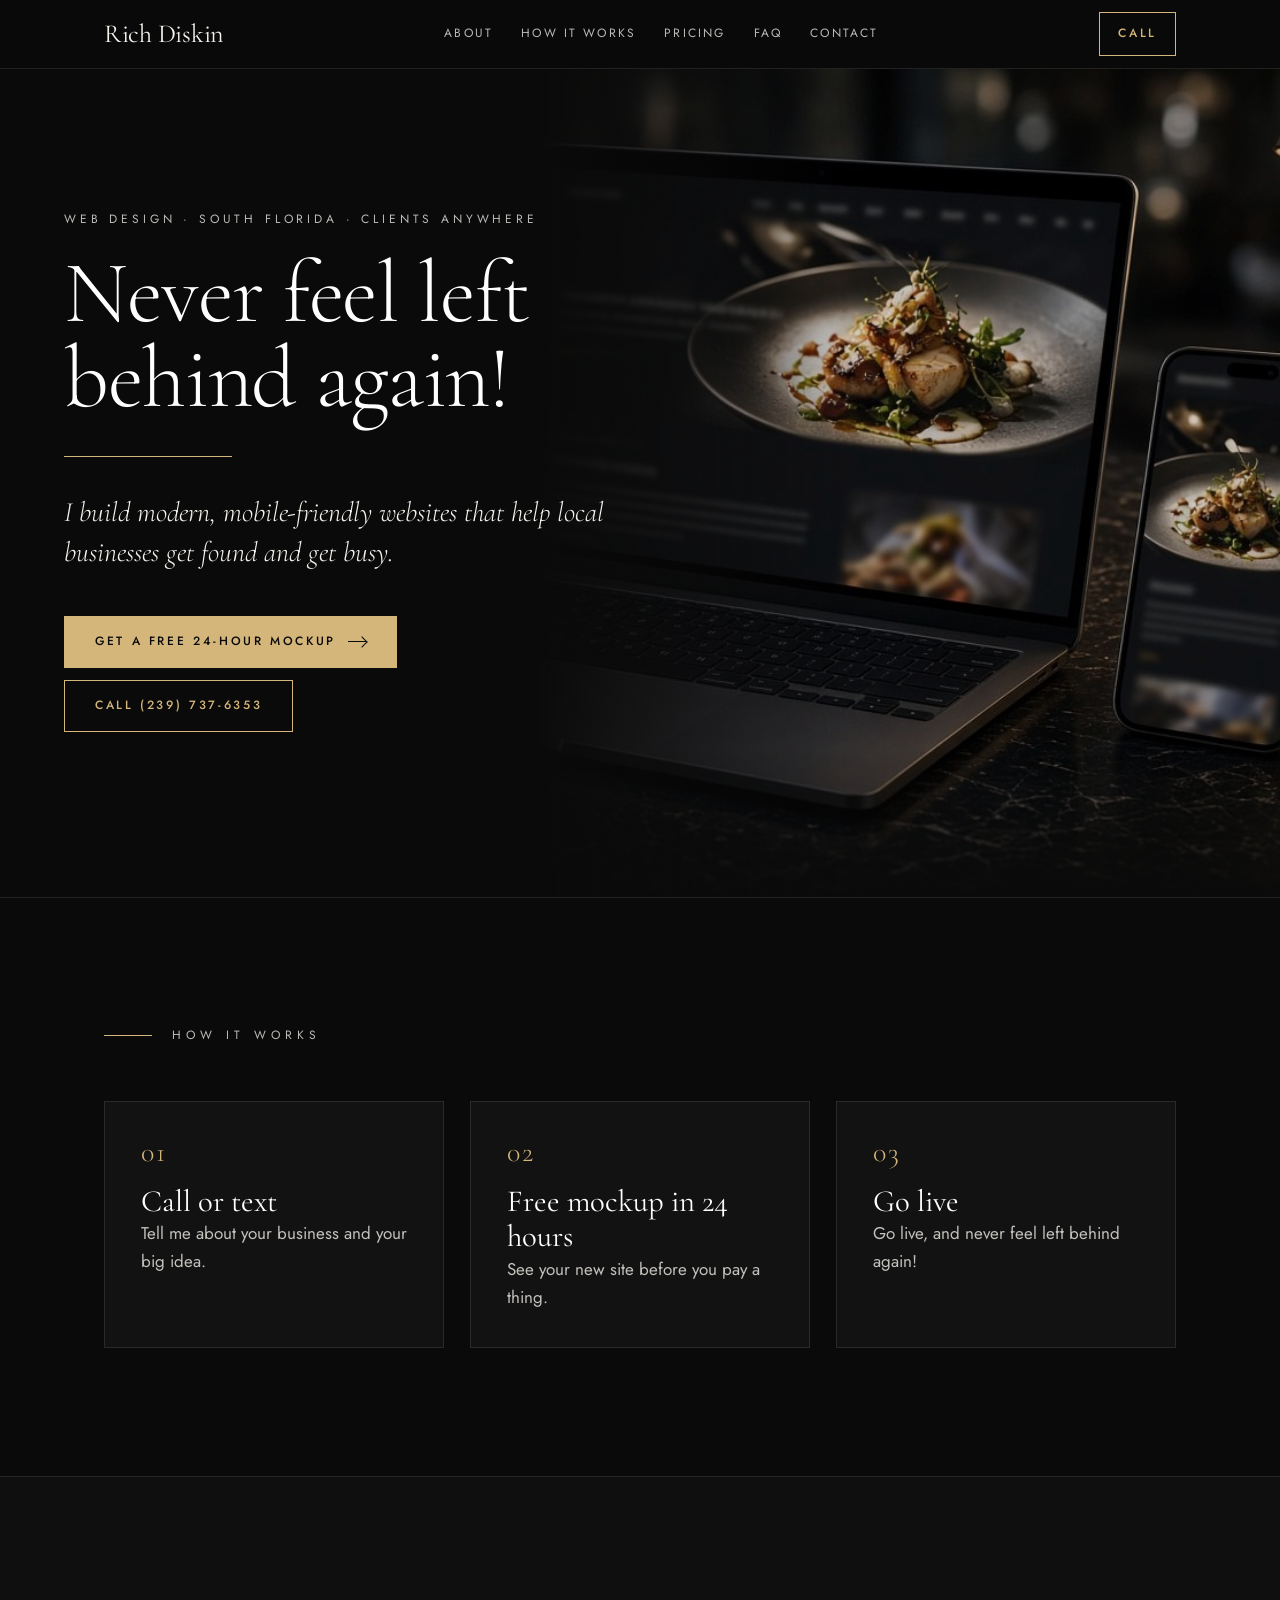
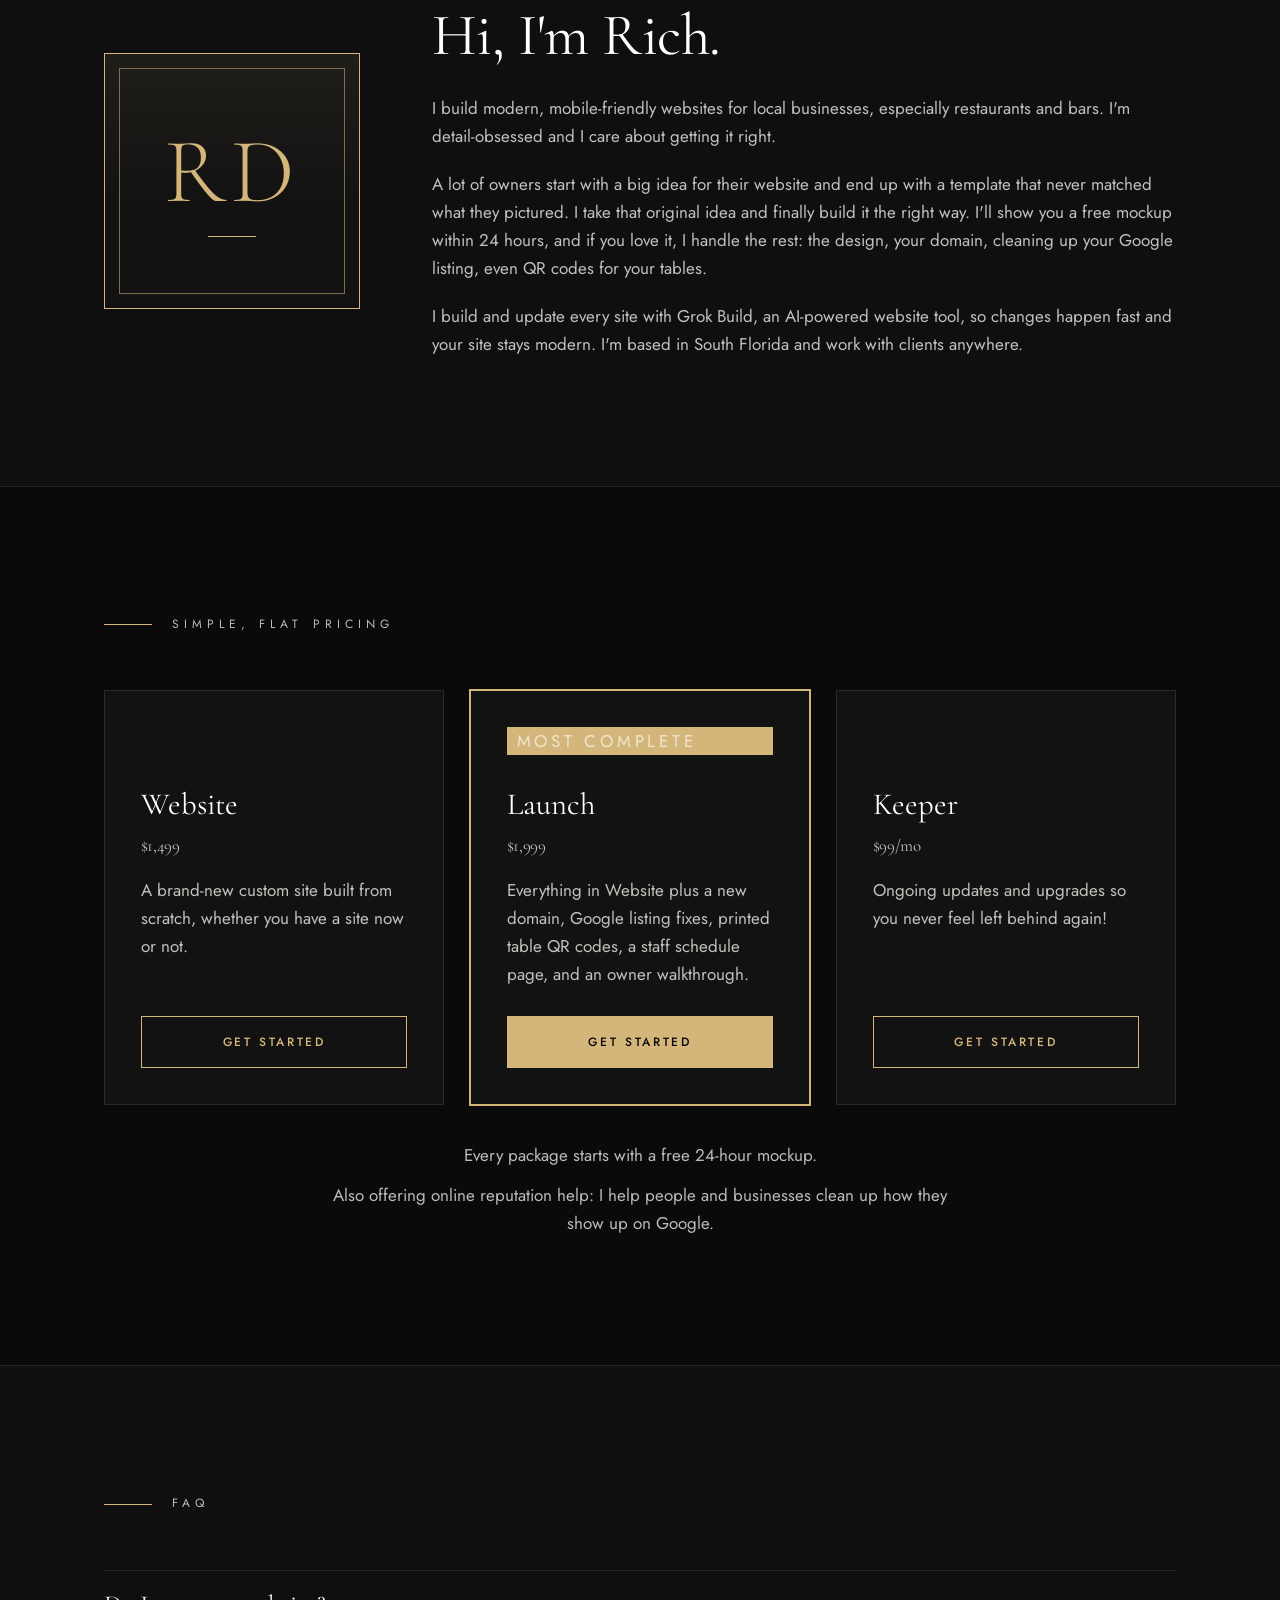
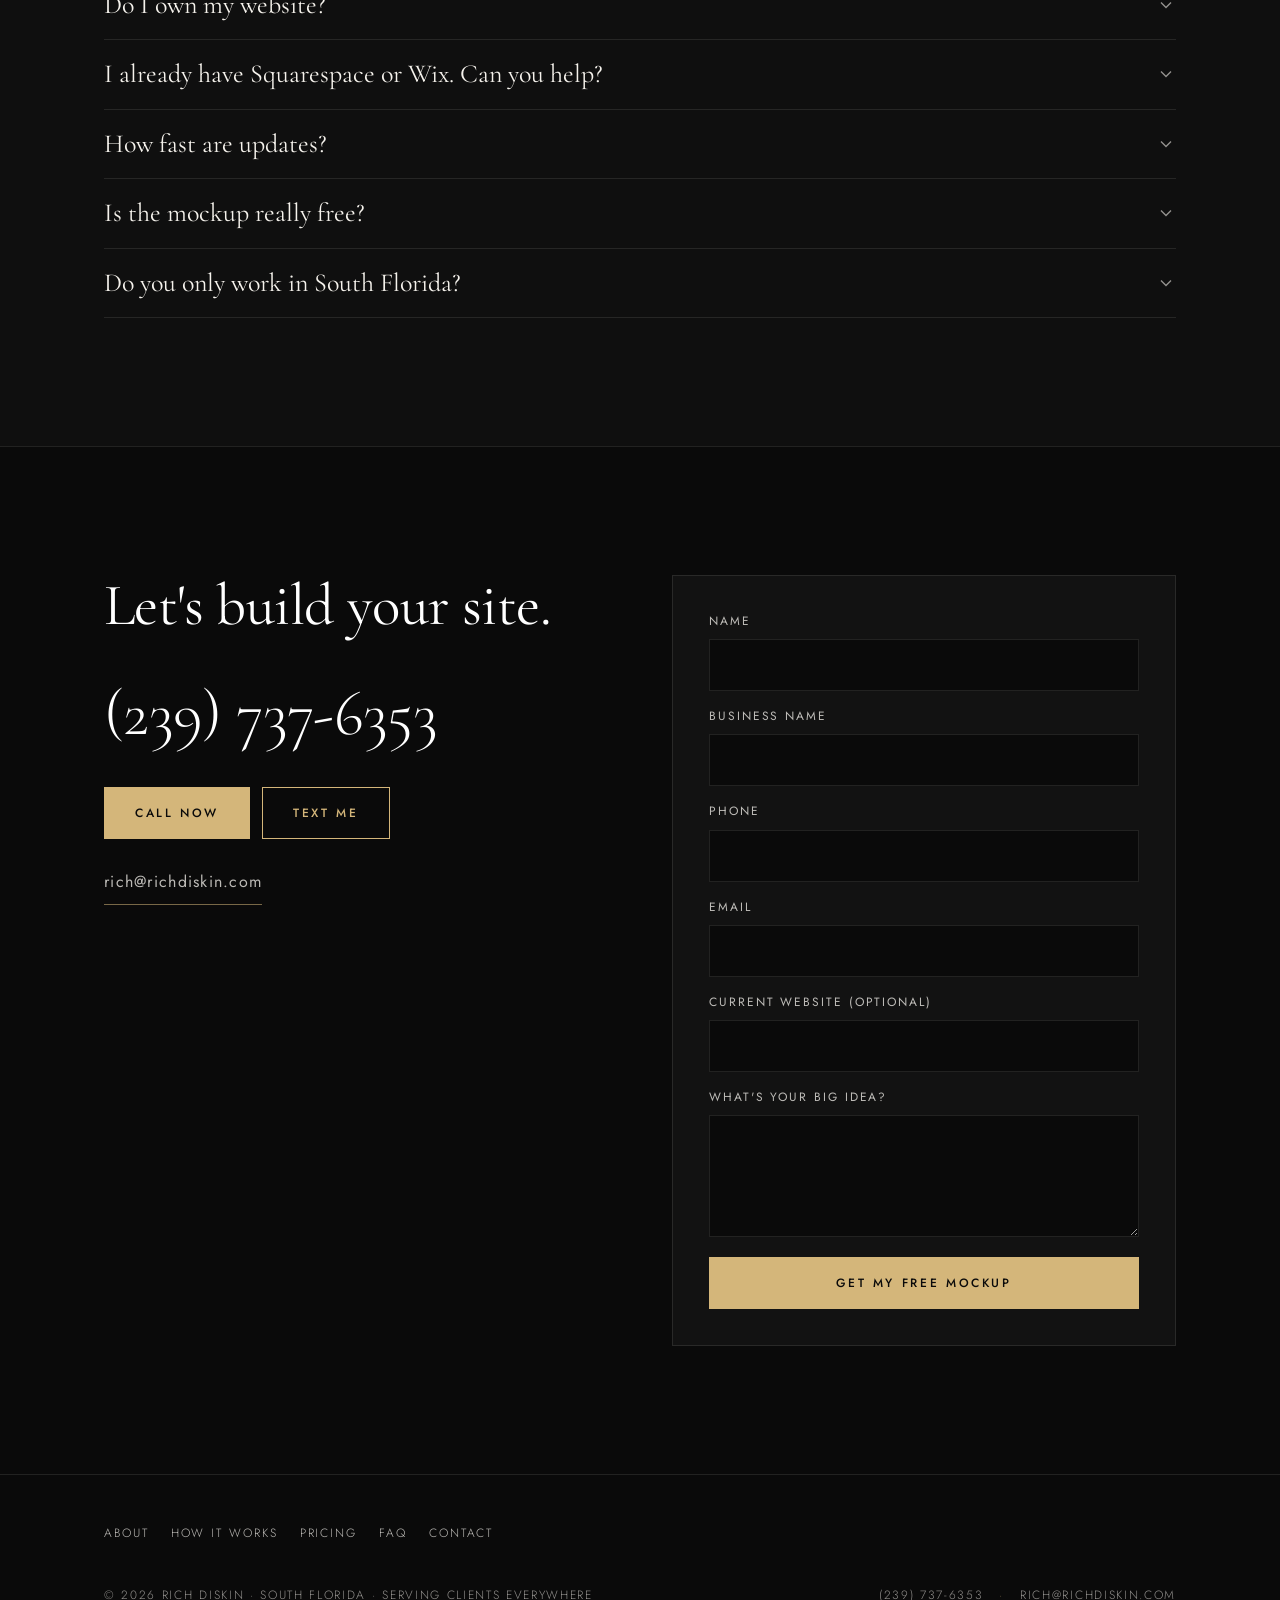
<file: webdevelopment/index.html>
<!doctype html>
<html lang="en">
<head>
<meta charset="utf-8">
<meta name="viewport" content="width=device-width, initial-scale=1, viewport-fit=cover">
<title>Rich Diskin | Web Design for Local Businesses | South Florida</title>
<meta name="description" content="Rich Diskin builds modern, mobile-friendly websites for restaurants, bars, and local businesses in South Florida and beyond. Free 24-hour mockup. Call (239) 737-6353.">
<link rel="canonical" href="https://www.richdiskin.com/webdevelopment/">
<link rel="icon" type="image/svg+xml" href="/webdevelopment/favicon.svg">
<meta property="og:title" content="Rich Diskin">
<meta property="og:description" content="Rich Diskin builds modern, mobile-friendly websites for restaurants, bars, and local businesses in South Florida and beyond. Free 24-hour mockup. Call (239) 737-6353.">
<meta property="og:image" content="https://www.richdiskin.com/webdevelopment/og.jpg">
<meta name="twitter:card" content="summary_large_image">
<meta name="theme-color" content="#0A0A0A">
<meta name="apple-mobile-web-app-title" content="Rich Diskin">
<meta name="apple-mobile-web-app-status-bar-style" content="black">
<link rel="manifest" href="/webdevelopment/__grok/manifest.webmanifest">
<link rel="apple-touch-icon" href="/webdevelopment/__grok/icon-180.png">
<link rel="preconnect" href="https://fonts.googleapis.com">
<link rel="preconnect" href="https://fonts.gstatic.com" crossorigin>
<link href="https://fonts.googleapis.com/css2?family=Cormorant+Garamond:ital,wght@0,300;0,400;0,500;1,300;1,400&family=Jost:wght@300;400;500&display=swap" rel="stylesheet">
<style>
:root{
  --bg:#0A0A0A; --bg2:#0F0F0F; --card:#121212;
  --ink:#F5F2EC; --ink2:rgba(245,242,236,.76); --ink3:rgba(245,242,236,.58);
  --line:rgba(245,242,236,.10);
  --gold:#D4B67A; --gold-soft:rgba(212,182,122,.55);
  --on-gold:#0A0A0A;
  --hero-glow:rgba(212,182,122,.07);
  --serif:"Cormorant Garamond","Times New Roman",serif;
  --sans:"Jost","Helvetica Neue",Arial,sans-serif;
  --wrap:1200px; --pad:clamp(24px,5vw,64px);
}
*{box-sizing:border-box;margin:0;padding:0}
html{background:var(--bg);-webkit-text-size-adjust:100%;scroll-behavior:smooth}
body{background:var(--bg);color:var(--ink);font-family:var(--sans);font-weight:300;line-height:1.6;-webkit-font-smoothing:antialiased;-moz-osx-font-smoothing:grayscale}
a{color:inherit;text-decoration:none}
img{display:block;max-width:100%}
button,input,textarea{font:inherit;color:inherit}
.wrap{max-width:var(--wrap);margin:0 auto;padding:0 var(--pad)}
.sr-only{position:absolute;width:1px;height:1px;padding:0;margin:-1px;overflow:hidden;clip:rect(0,0,0,0);white-space:nowrap;border:0}
.phone-nowrap{white-space:nowrap}

/* Skip */
.skip{position:absolute;left:var(--pad);top:12px;z-index:80;padding:10px 16px;border:1px solid var(--gold);background:var(--bg);color:var(--gold);font-size:12px;font-weight:500;letter-spacing:.22em;text-transform:uppercase;transform:translateY(-200%);transition:transform .3s ease}
.skip:focus{transform:none;outline:1px solid var(--gold);outline-offset:4px}

/* Buttons — match home */
.btn{display:inline-flex;align-items:center;justify-content:center;gap:12px;min-height:52px;padding:0 30px;border:1px solid var(--gold);border-radius:0;
  font-family:var(--sans);font-size:12px;font-weight:500;letter-spacing:.22em;text-transform:uppercase;color:var(--gold);background:transparent;
  transition:background .35s ease,color .35s ease;cursor:pointer;text-align:center}
.btn:hover,.btn:focus-visible{background:var(--gold);color:var(--on-gold)}
.btn-solid{background:var(--gold);color:var(--on-gold)}
.btn-solid:hover,.btn-solid:focus-visible{background:transparent;color:var(--gold)}
.btn:focus-visible,.link:focus-visible,.brand:focus-visible,.menu-btn:focus-visible,nav a:focus-visible{outline:1px solid var(--gold);outline-offset:4px}
.arrow{display:inline-block;width:18px;height:1px;background:currentColor;position:relative;transition:width .35s ease;flex-shrink:0}
.arrow::after{content:"";position:absolute;right:0;top:-3px;width:7px;height:7px;border-top:1px solid currentColor;border-right:1px solid currentColor;transform:rotate(45deg);transform-origin:center}
.btn:hover .arrow,.btn:focus-visible .arrow{width:26px}
.btn[disabled]{opacity:.55;pointer-events:none}

/* Header */
.site-header{position:sticky;top:0;z-index:40;background:color-mix(in srgb,var(--bg) 92%,transparent);backdrop-filter:saturate(1.2) blur(12px);-webkit-backdrop-filter:saturate(1.2) blur(12px);border-bottom:1px solid var(--line)}
.bar{display:flex;align-items:center;justify-content:space-between;gap:16px;min-height:68px}
.brand{font-family:var(--serif);font-weight:400;font-size:26px;letter-spacing:-.01em;line-height:1;color:var(--ink);flex-shrink:0}
.nav-desktop{display:none;align-items:center;gap:clamp(18px,2.2vw,32px)}
.nav-desktop a,.nav-panel a{font-size:12px;font-weight:400;letter-spacing:.18em;text-transform:uppercase;color:var(--ink2);min-height:44px;display:inline-flex;align-items:center;transition:color .3s ease}
.nav-desktop a:hover,.nav-panel a:hover{color:var(--ink)}
.bar-end{display:flex;align-items:center;gap:10px;flex-shrink:0}
.bar-end .btn{min-height:44px;padding:0 18px}
.menu-btn{display:inline-flex;align-items:center;justify-content:center;width:44px;height:44px;border:1px solid var(--line);background:transparent;color:var(--ink);cursor:pointer;flex-shrink:0}
.menu-btn:hover{border-color:var(--gold)}
.menu-btn svg{display:block}
.menu-btn svg[data-icon-close],.menu-btn svg[hidden]{display:none !important}
.menu-btn[aria-expanded="true"] svg[data-icon-open]{display:none !important}
.menu-btn[aria-expanded="true"] svg[data-icon-close]{display:block !important}
.nav-panel{display:none;border-top:1px solid var(--line)}
.nav-panel.open{display:block}
.nav-panel nav{display:flex;flex-direction:column;padding:8px var(--pad) 20px}
.nav-panel a{border-top:1px solid var(--line);width:100%}
@media (min-width:900px){
  .nav-desktop{display:flex}
  .menu-btn{display:none}
  .nav-panel{display:none !important}
}

/* Hero */
.hero{position:relative;min-height:min(92svh,920px);display:flex;align-items:center;overflow:hidden;background:var(--bg)}
.hero-bg{position:absolute;top:0;right:0;bottom:0;width:58%;z-index:0;overflow:hidden;pointer-events:none}
.hero-bg img{position:absolute;inset:0;width:100%;height:100%;max-width:none;object-fit:cover;object-position:58% 50%;filter:saturate(.92) brightness(.82)}
.hero-bg::before{content:"";position:absolute;inset:0;z-index:1;
  background:linear-gradient(90deg,var(--bg) 0%,color-mix(in srgb,var(--bg) 62%,transparent) 18%,transparent 42%),
             linear-gradient(0deg,var(--bg) 0%,transparent 18%)}
.hero-inner{position:relative;z-index:1;width:100%;padding:72px var(--pad) 96px}
.hero-copy{max-width:34em}
.role{font-size:12px;font-weight:400;letter-spacing:.32em;text-transform:uppercase;color:var(--ink2)}
.headline{font-family:var(--serif);font-weight:300;font-size:clamp(42px,7.4vw,88px);line-height:.96;letter-spacing:-.015em;color:#fff;margin-top:22px;text-wrap:balance}
.rule{width:clamp(96px,14vw,168px);height:1px;background:var(--gold);margin:clamp(22px,3vw,36px) 0;border:0}
.intro{font-family:var(--serif);font-style:italic;font-weight:300;font-size:clamp(20px,2.4vw,28px);line-height:1.4;color:var(--ink);max-width:20em}
.cta-row{display:flex;flex-wrap:wrap;align-items:center;gap:12px;margin-top:clamp(28px,3.6vw,44px)}

/* Sections */
.section{padding:clamp(72px,10vw,140px) 0;border-top:1px solid var(--line)}
.section-alt{background:var(--bg2)}
.label{display:flex;align-items:center;gap:20px;font-size:12px;font-weight:400;letter-spacing:.42em;text-transform:uppercase;color:var(--ink2);margin-bottom:clamp(32px,4.5vw,56px)}
.label::before{content:"";width:48px;height:1px;background:var(--gold)}
.headline-sm{font-family:var(--serif);font-weight:400;font-size:clamp(36px,4.6vw,64px);line-height:1.05;letter-spacing:-.01em;color:#fff}

/* Cards */
.card{background:var(--card);border:1px solid var(--line);padding:clamp(24px,2.8vw,36px);
  transition:border-color .5s ease,transform .5s ease,box-shadow .5s ease}
.card:hover{border-color:color-mix(in srgb,var(--gold) 38%,transparent);transform:translateY(-4px);box-shadow:0 28px 60px -34px rgba(0,0,0,.9)}
.navy .card:hover,.charcoal .card:hover{border-color:color-mix(in srgb,var(--gold) 38%,transparent)}

/* How it works */
.steps{display:grid;grid-template-columns:1fr;gap:clamp(16px,2vw,28px);list-style:none}
@media (min-width:860px){.steps{grid-template-columns:1fr 1fr 1fr}}
.step-n{display:block;font-family:var(--serif);font-weight:300;font-size:28px;letter-spacing:.08em;color:var(--gold);line-height:1}
.card h3{font-family:var(--serif);font-weight:400;font-size:clamp(26px,2.4vw,32px);line-height:1.15;color:#fff;margin-top:18px}
.card p,.prose p{font-size:17px;font-weight:400;line-height:1.65;color:rgba(245,242,236,.78)}
.prose p + p{margin-top:1.15em}

/* About */
.about-grid{display:grid;gap:clamp(32px,5vw,72px);align-items:center}
@media (min-width:800px){.about-grid{grid-template-columns:16rem minmax(0,1fr);gap:72px}}
.mono{position:relative;aspect-ratio:1;width:100%;max-width:16rem;margin:0 auto;display:flex;align-items:center;justify-content:center;border:1px solid var(--gold);background:
  linear-gradient(180deg,color-mix(in srgb,var(--gold) 7%,transparent),transparent 60%),var(--card)}
.mono::before{content:"";position:absolute;inset:14px;border:1px solid var(--gold-soft);pointer-events:none}
.mono-rd{position:relative;font-family:var(--serif);font-weight:300;font-size:clamp(72px,8vw,92px);letter-spacing:.06em;line-height:1;color:var(--gold)}
.mono-rd::after{content:"";display:block;width:48px;height:1px;background:var(--gold);margin:18px auto 0}

/* Pricing */
.price-grid{display:grid;grid-template-columns:1fr;gap:clamp(16px,2vw,28px)}
@media (min-width:900px){.price-grid{grid-template-columns:1fr 1fr 1fr}}
.price-card{display:flex;flex-direction:column;min-width:0}
.price-card.featured{border-color:var(--gold);box-shadow:0 0 0 1px var(--gold)}
.badge{display:inline-flex;align-items:center;min-height:28px;margin-bottom:14px;padding:0 10px;background:var(--gold);color:var(--on-gold);
  font-size:11px;font-weight:500;letter-spacing:.22em;text-transform:uppercase}
.badge-slot{display:block;height:28px;margin-bottom:14px}
.price{font-family:var(--serif);font-weight:400;font-size:clamp(40px,4vw,52px);letter-spacing:-.02em;color:#fff;margin-top:10px;line-height:1}
.price-card .btn{margin-top:auto;width:100%}
.price-card p.body{margin:16px 0 28px}
.note{max-width:38em;margin:36px auto 0;text-align:center;font-size:17px;font-weight:400;line-height:1.65;color:var(--ink2)}
.note + .note{margin-top:12px}

/* FAQ */
.faq-list{border-top:1px solid var(--line)}
.faq-item{border-bottom:1px solid var(--line)}
.faq-item h3{font-size:inherit;font-weight:inherit}
.faq-btn{display:flex;width:100%;align-items:center;justify-content:space-between;gap:16px;min-height:64px;padding:18px 0;background:transparent;border:0;text-align:left;cursor:pointer;
  font-family:var(--serif);font-weight:400;font-size:clamp(20px,2.2vw,26px);line-height:1.25;color:var(--ink)}
.faq-btn:focus-visible{outline:1px solid var(--gold);outline-offset:4px}
.faq-btn svg{flex-shrink:0;width:20px;height:20px;color:var(--ink3);transition:transform .35s ease,color .35s ease}
.faq-btn[aria-expanded="true"] svg{transform:rotate(180deg);color:var(--gold)}
.faq-panel{display:none;padding:0 0 22px}
.faq-panel.open{display:block}
.faq-panel p{font-size:17px;font-weight:400;line-height:1.65;color:var(--ink2);max-width:40em}

/* Contact */
.contact-grid{display:grid;gap:clamp(36px,5vw,72px);align-items:start}
@media (min-width:860px){.contact-grid{grid-template-columns:1fr 1fr}}
.phone-xl{display:inline-block;margin-top:clamp(22px,3vw,36px);font-family:var(--serif);font-weight:300;font-size:clamp(34px,5.4vw,64px);line-height:1.1;letter-spacing:-.01em;color:#fff;
  background:linear-gradient(var(--gold),var(--gold)) 50% 100%/0 1px no-repeat;transition:background-size .5s ease;padding:6px 0 10px}
.phone-xl:hover,.phone-xl:focus-visible{background-size:100% 1px}
.phone-xl:focus-visible{outline:1px solid var(--gold);outline-offset:8px}
.contact-actions{display:flex;flex-wrap:wrap;gap:12px;margin-top:28px}
.mail-link{display:inline-flex;align-items:center;min-height:44px;margin-top:22px;font-size:16px;font-weight:400;letter-spacing:.08em;color:var(--ink2);border-bottom:1px solid var(--gold-soft);padding-bottom:3px;transition:color .3s ease,border-color .3s ease}
.mail-link:hover,.mail-link:focus-visible{color:var(--ink);border-color:var(--gold)}
.form-card{background:var(--card);border:1px solid var(--line);padding:clamp(22px,3vw,36px)}
.form-card form{display:grid;gap:16px}
.form-card label{display:grid;gap:8px;font-size:12px;font-weight:400;letter-spacing:.16em;text-transform:uppercase;color:var(--ink2)}
.field{width:100%;min-height:52px;padding:12px 14px;background:var(--bg);border:1px solid var(--line);border-radius:0;color:var(--ink);font-size:16px}
textarea.field{min-height:120px;resize:vertical;line-height:1.5}
.field:focus{border-color:var(--gold);outline:none}
.form-card .btn{width:100%;margin-top:4px}
.status{font-family:var(--serif);font-weight:400;font-size:clamp(26px,3vw,36px);line-height:1.25;color:#fff;padding:48px 8px}

/* Footer */
footer{border-top:1px solid var(--line);padding:36px 0 calc(36px + env(safe-area-inset-bottom))}
.foot-nav{display:flex;flex-wrap:wrap;gap:8px 22px;margin-bottom:18px}
.foot-nav a{display:inline-flex;align-items:center;min-height:44px;font-size:12px;letter-spacing:.16em;text-transform:uppercase;color:var(--ink2);transition:color .3s ease}
.foot-nav a:hover{color:var(--ink)}
.foot{display:flex;flex-wrap:wrap;align-items:center;justify-content:space-between;gap:8px 18px;font-size:12px;letter-spacing:.14em;text-transform:uppercase;color:var(--ink3)}
.foot a{display:inline-flex;align-items:center;min-height:44px;transition:color .3s ease}
.foot a:hover{color:var(--ink)}
.foot-links{display:flex;flex-wrap:wrap;align-items:center;gap:0 16px}
.dot{color:var(--gold-soft)}

@media (max-width:520px){
  .role{letter-spacing:.18em;font-size:11px}
  .brand{font-size:22px}
  .cta-row{flex-direction:column;align-items:stretch}
  .cta-row .btn,.contact-actions{width:100%}
  .contact-actions{flex-direction:column}
  .contact-actions .btn{width:100%}
  .foot{flex-direction:column;align-items:flex-start;gap:0}
  .foot .dot{display:none}
  .headline{font-size:clamp(36px,12vw,48px)}
}
@media (max-width:700px){
  .hero{min-height:0;display:block}
  .hero-bg{position:relative;width:100%;height:clamp(220px,68vw,340px)}
  .hero-bg img{object-position:50% 42%;filter:saturate(.95) brightness(.88)}
  .hero-bg::before{background:linear-gradient(0deg,var(--bg) 0%,color-mix(in srgb,var(--bg) 45%,transparent) 28%,transparent 52%)}
  .hero-inner{padding:0 var(--pad) 56px;margin-top:-36px}
}
@media (prefers-reduced-motion:reduce){
  *{transition:none!important;scroll-behavior:auto!important}
}
</style>
<script data-goatcounter="https://richdiskin.goatcounter.com/count" async src="//gc.zgo.at/count.js"></script>
</head>
<body class="gold">
<span id="top"></span>
<a class="skip" href="#main">Skip to content</a>

<header class="site-header">
  <div class="wrap bar">
    <a class="brand" href="#top">Rich Diskin</a>
    <nav class="nav-desktop" aria-label="Primary">
      <a href="#about">About</a>
      <a href="#how">How it works</a>
      <a href="#pricing">Pricing</a>
      <a href="#faq">FAQ</a>
      <a href="#contact">Contact</a>
    </nav>
    <div class="bar-end">
      <a class="btn" href="tel:+12397376353">Call</a>
      <button type="button" class="menu-btn" aria-expanded="false" aria-controls="mobile-nav" data-menu>
        <span class="sr-only">Open menu</span>
        <svg width="22" height="22" viewBox="0 0 24 24" fill="none" stroke="currentColor" stroke-width="1.5" aria-hidden="true" data-icon-open><path d="M4 7h16M4 12h16M4 17h16"/></svg>
        <svg width="22" height="22" viewBox="0 0 24 24" fill="none" stroke="currentColor" stroke-width="1.5" aria-hidden="true" data-icon-close hidden><path d="M6 6l12 12M18 6L6 18"/></svg>
      </button>
    </div>
  </div>
  <div id="mobile-nav" class="nav-panel">
    <nav aria-label="Mobile">
      <a href="#about">About</a>
      <a href="#how">How it works</a>
      <a href="#pricing">Pricing</a>
      <a href="#faq">FAQ</a>
      <a href="#contact">Contact</a>
    </nav>
  </div>
</header>

<main id="main">
  <section class="hero" aria-label="Introduction">
    <div class="hero-bg" aria-hidden="true"><img src="/assets/webdesign.jpg" alt="" width="1280" height="720" fetchpriority="high"></div>
    <div class="hero-inner">
      <div class="hero-copy">
        <p class="role">Web design · South Florida · Clients anywhere</p>
        <h1 class="headline">Never feel left behind again!</h1>
        <hr class="rule">
        <p class="intro">I build modern, mobile-friendly websites that help local businesses get found and get busy.</p>
        <div class="cta-row">
          <a class="btn btn-solid" href="#contact">Get a free 24-hour mockup <span class="arrow" aria-hidden="true"></span></a>
          <a class="btn" href="tel:+12397376353"><span class="phone-nowrap">Call (239) 737-6353</span></a>
        </div>
      </div>
    </div>
  </section>

  <section id="how" class="section" aria-labelledby="how-label">
    <div class="wrap">
      <h2 class="label" id="how-label">How it works</h2>
      <ol class="steps">
        <li class="card">
          <span class="step-n">01</span>
          <h3>Call or text</h3>
          <p>Tell me about your business and your big idea.</p>
        </li>
        <li class="card">
          <span class="step-n">02</span>
          <h3>Free mockup in 24 hours</h3>
          <p>See your new site before you pay a thing.</p>
        </li>
        <li class="card">
          <span class="step-n">03</span>
          <h3>Go live</h3>
          <p>Go live, and never feel left behind again!</p>
        </li>
      </ol>
    </div>
  </section>

  <section id="about" class="section section-alt" aria-labelledby="about-heading">
    <div class="wrap about-grid">
      <div class="mono" aria-hidden="true"><span class="mono-rd">RD</span></div>
      <div>
        <h2 class="headline-sm" id="about-heading">Hi, I'm Rich.</h2>
        <div class="prose" style="margin-top:28px">
          <p>I build modern, mobile-friendly websites for local businesses, especially restaurants and bars. I'm detail-obsessed and I care about getting it right.</p>
          <p>A lot of owners start with a big idea for their website and end up with a template that never matched what they pictured. I take that original idea and finally build it the right way. I'll show you a free mockup within 24 hours, and if you love it, I handle the rest: the design, your domain, cleaning up your Google listing, even QR codes for your tables.</p>
          <p>I build and update every site with Grok Build, an AI-powered website tool, so changes happen fast and your site stays modern. I'm based in South Florida and work with clients anywhere.</p>
        </div>
      </div>
    </div>
  </section>

  <section id="pricing" class="section" aria-labelledby="pricing-label">
    <div class="wrap">
      <h2 class="label" id="pricing-label">Simple, flat pricing</h2>
      <div class="price-grid">
        <article class="card price-card">
          <span class="badge-slot" aria-hidden="true"></span>
          <h3>Website</h3>
          <p class="price phone-nowrap">$1,499</p>
          <p class="body">A brand-new custom site built from scratch, whether you have a site now or not.</p>
          <a class="btn" href="#contact">Get started</a>
        </article>
        <article class="card price-card featured">
          <p class="badge">Most complete</p>
          <h3>Launch</h3>
          <p class="price phone-nowrap">$1,999</p>
          <p class="body">Everything in Website plus a new domain, Google listing fixes, printed table QR codes, a staff schedule page, and an owner walkthrough.</p>
          <a class="btn btn-solid" href="#contact">Get started</a>
        </article>
        <article class="card price-card">
          <span class="badge-slot" aria-hidden="true"></span>
          <h3>Keeper</h3>
          <p class="price phone-nowrap">$99/mo</p>
          <p class="body">Ongoing updates and upgrades so you never feel left behind again!</p>
          <a class="btn" href="#contact">Get started</a>
        </article>
      </div>
      <p class="note">Every package starts with a free 24&#8209;hour mockup.</p>
      <p class="note">Also offering online reputation help: I help people and businesses clean up how they show up on Google.</p>
    </div>
  </section>

  <section id="faq" class="section section-alt" aria-labelledby="faq-label">
    <div class="wrap">
      <h2 class="label" id="faq-label">FAQ</h2>
      <div class="faq-list">
        <div class="faq-item">
          <h3><button id="faq-button-0" class="faq-btn" type="button" aria-expanded="false" aria-controls="faq-panel-0">Do I own my website?<svg viewBox="0 0 24 24" fill="none" stroke="currentColor" stroke-width="1.6" aria-hidden="true"><path d="m6 9 6 6 6-6"/></svg></button></h3>
          <div id="faq-panel-0" class="faq-panel" role="region" aria-labelledby="faq-button-0"><p>Yes. Your domain and your content are yours.</p></div>
        </div>
        <div class="faq-item">
          <h3><button id="faq-button-1" class="faq-btn" type="button" aria-expanded="false" aria-controls="faq-panel-1">I already have Squarespace or Wix. Can you help?<svg viewBox="0 0 24 24" fill="none" stroke="currentColor" stroke-width="1.6" aria-hidden="true"><path d="m6 9 6 6 6-6"/></svg></button></h3>
          <div id="faq-panel-1" class="faq-panel" role="region" aria-labelledby="faq-button-1"><p>Absolutely. I'll build you a brand-new site and keep your same web address.</p></div>
        </div>
        <div class="faq-item">
          <h3><button id="faq-button-2" class="faq-btn" type="button" aria-expanded="false" aria-controls="faq-panel-2">How fast are updates?<svg viewBox="0 0 24 24" fill="none" stroke="currentColor" stroke-width="1.6" aria-hidden="true"><path d="m6 9 6 6 6-6"/></svg></button></h3>
          <div id="faq-panel-2" class="faq-panel" role="region" aria-labelledby="faq-button-2"><p>Usually the same day or the next. That's what the Keeper plan is for.</p></div>
        </div>
        <div class="faq-item">
          <h3><button id="faq-button-3" class="faq-btn" type="button" aria-expanded="false" aria-controls="faq-panel-3">Is the mockup really free?<svg viewBox="0 0 24 24" fill="none" stroke="currentColor" stroke-width="1.6" aria-hidden="true"><path d="m6 9 6 6 6-6"/></svg></button></h3>
          <div id="faq-panel-3" class="faq-panel" role="region" aria-labelledby="faq-button-3"><p>Yes. No cost, no obligation.</p></div>
        </div>
        <div class="faq-item">
          <h3><button id="faq-button-4" class="faq-btn" type="button" aria-expanded="false" aria-controls="faq-panel-4">Do you only work in South Florida?<svg viewBox="0 0 24 24" fill="none" stroke="currentColor" stroke-width="1.6" aria-hidden="true"><path d="m6 9 6 6 6-6"/></svg></button></h3>
          <div id="faq-panel-4" class="faq-panel" role="region" aria-labelledby="faq-button-4"><p>I'm based in South Florida, but I work with clients anywhere.</p></div>
        </div>
      </div>
    </div>
  </section>

  <section id="contact" class="section" aria-labelledby="contact-heading">
    <div class="wrap contact-grid">
      <div>
        <h2 class="headline-sm" id="contact-heading">Let's build your site.</h2>
        <a class="phone-xl phone-nowrap" href="tel:+12397376353">(239) 737-6353</a>
        <div class="contact-actions">
          <a class="btn btn-solid" href="tel:+12397376353">Call now</a>
          <a class="btn" href="sms:+12397376353">Text me</a>
        </div>
        <p><a class="mail-link" href="mailto:rich@richdiskin.com">rich@richdiskin.com</a></p>
      </div>
      <div class="form-card">
        <form id="mockup-form">
          <input type="checkbox" name="botcheck" tabindex="-1" autocomplete="off" aria-hidden="true" style="display:none">
          <label>Name<input class="field" type="text" name="name" autocomplete="name" required></label>
          <label>Business name<input class="field" type="text" name="business" autocomplete="organization" required></label>
          <label>Phone<input class="field" type="tel" name="phone" autocomplete="tel" required></label>
          <label>Email<input class="field" type="email" name="email" autocomplete="email" required></label>
          <label>Current website (optional)<input class="field" type="text" name="website" autocomplete="url"></label>
          <label>What's your big idea?<textarea class="field" name="idea" required rows="4"></textarea></label>
          <button class="btn btn-solid" type="submit">Get my free mockup</button>
        </form>
      </div>
    </div>
  </section>
</main>

<footer>
  <div class="wrap">
    <nav class="foot-nav" aria-label="Footer">
      <a href="#about">About</a>
      <a href="#how">How it works</a>
      <a href="#pricing">Pricing</a>
      <a href="#faq">FAQ</a>
      <a href="#contact">Contact</a>
    </nav>
    <div class="foot">
      <p>© 2026 Rich Diskin · South Florida · Serving clients everywhere</p>
      <p class="foot-links">
        <a class="phone-nowrap" href="tel:+12397376353">(239) 737-6353</a>
        <span class="dot" aria-hidden="true">·</span>
        <a href="mailto:rich@richdiskin.com">rich@richdiskin.com</a>
      </p>
    </div>
  </div>
</footer>

<script>
(function(){
  var menuBtn = document.querySelector("[data-menu]");
  var panel = document.getElementById("mobile-nav");
  var iconOpen = menuBtn && menuBtn.querySelector("[data-icon-open]");
  var iconClose = menuBtn && menuBtn.querySelector("[data-icon-close]");
  var sr = menuBtn && menuBtn.querySelector(".sr-only");
  function setMenu(open){
    if(!menuBtn || !panel) return;
    menuBtn.setAttribute("aria-expanded", open ? "true" : "false");
    panel.classList.toggle("open", open);
    if(iconOpen) iconOpen.hidden = !!open;
    if(iconClose) iconClose.hidden = !open;
    if(sr) sr.textContent = open ? "Close menu" : "Open menu";
  }
  if(menuBtn){
    menuBtn.addEventListener("click", function(){
      setMenu(menuBtn.getAttribute("aria-expanded") !== "true");
    });
  }
  if(panel){
    panel.querySelectorAll("a").forEach(function(a){
      a.addEventListener("click", function(){ setMenu(false); });
    });
  }

  document.querySelectorAll(".faq-btn").forEach(function(btn){
    btn.addEventListener("click", function(){
      var open = btn.getAttribute("aria-expanded") === "true";
      document.querySelectorAll(".faq-btn").forEach(function(other){
        other.setAttribute("aria-expanded", "false");
        var p = document.getElementById(other.getAttribute("aria-controls"));
        if(p) p.classList.remove("open");
      });
      if(!open){
        btn.setAttribute("aria-expanded", "true");
        var panelEl = document.getElementById(btn.getAttribute("aria-controls"));
        if(panelEl) panelEl.classList.add("open");
      }
    });
  });

  var form = document.getElementById("mockup-form");
  if(form){
    form.addEventListener("submit", function(e){
      e.preventDefault();
      var fd = new FormData(form);
      function g(k){ return String(fd.get(k) || "").trim(); }
      var body = ["Name: " + g("name"), "Business: " + g("business"), "Phone: " + g("phone"), "Email: " + g("email"), "Website: " + (g("website") || "none"), "", "Idea:", g("idea")].join("\n");
      function mailtoFallback(){
        window.location.href = "mailto:rich@richdiskin.com?subject=" + encodeURIComponent("Free mockup request: " + g("business")) + "&body=" + encodeURIComponent(body);
        showStatus("mail");
      }
      function showStatus(kind){
        var box = form.parentElement;
        var p = document.createElement("p");
        p.className = "status";
        p.setAttribute("role", "status");
        p.textContent = kind === "mail"
          ? "Your email app is opening. Hit send and I'll be in touch within 24 hours."
          : "Got it! I'll be in touch within 24 hours.";
        box.innerHTML = "";
        box.appendChild(p);
      }
      var btn = form.querySelector("button[type=submit]");
      if(btn) btn.disabled = true;
      fetch("https://api.web3forms.com/submit", {
        method: "POST",
        headers: {"Content-Type": "application/json", Accept: "application/json"},
        body: JSON.stringify({
          access_key: "6095817b-6dd5-465b-ad91-df7abb40e0a9",
          subject: "Free mockup request: " + g("business"),
          from_name: "richdiskin.com",
          name: g("name"),
          business: g("business"),
          phone: g("phone"),
          email: g("email"),
          replyto: g("email"),
          website: g("website"),
          idea: g("idea"),
          botcheck: g("botcheck")
        })
      }).then(function(r){ return r.json(); }).then(function(r){
        if(r && r.success) showStatus("ok");
        else mailtoFallback();
      }).catch(mailtoFallback).finally(function(){
        if(btn) btn.disabled = false;
      });
    });
  }
})();
</script>
</body>
</html>
</file>
<file: faithfamilyfreedom/fff.css>
/* Faith, Family and Freedom — standalone richdiskin.com section. Compline palette, adapted from the approved FFF replica. */
section.fnn-fff{--fff-paper:#141b2e;--fff-sheet:#1c2438;--fff-ink:#f4efe4;--fff-muted:#c8bfb0;--fff-gold:#c6a56a;--fff-wine:#e7c0c6;--fff-rule:#33405c;--fff-banner:#101624;--fff-banner-ink:#f7f3ea;--fff-display:"Cinzel","Times New Roman",serif;--fff-serif:"EB Garamond",Palatino,"Palatino Linotype",serif;background:var(--fff-paper)!important;color:var(--fff-ink)!important;font-family:var(--fff-serif)!important;font-weight:400!important;font-size:1.125rem!important;line-height:1.55!important;padding:0!important;margin:0!important;border:0 none!important;-webkit-font-smoothing:antialiased!important;-moz-osx-font-smoothing:grayscale!important;box-shadow:none!important}
section.fnn-fff *,section.fnn-fff *::before,section.fnn-fff *::after{box-sizing:border-box!important}
section.fnn-fff .fff-root{background:var(--fff-paper)!important;color:var(--fff-ink)!important;font-family:var(--fff-serif)!important}
section.fnn-fff .fff-wrap{width:100%!important;max-width:72rem!important;margin-left:auto!important;margin-right:auto!important;padding-left:1rem!important;padding-right:1rem!important}
section.fnn-fff .fff-banner{background:var(--fff-banner)!important;color:var(--fff-banner-ink)!important;border-bottom:1px solid var(--fff-gold)!important}
section.fnn-fff .fff-banner-inner{display:flex!important;flex-wrap:wrap!important;align-items:center!important;justify-content:center!important;column-gap:.75rem!important;row-gap:.25rem!important;max-width:72rem!important;margin:0 auto!important;padding:.5rem 1rem!important;min-height:2.75rem!important;text-align:center!important;font-family:var(--fff-serif)!important;font-weight:400!important;font-size:1rem!important;line-height:1.5!important;color:var(--fff-banner-ink)!important}
section.fnn-fff .fff-cross{display:block!important;flex-shrink:0!important;width:.875rem!important;height:.875rem!important;color:var(--fff-gold)!important;fill:none!important}
section.fnn-fff .fff-ornament .fff-cross{width:1rem!important;height:1rem!important;color:currentColor!important}
section.fnn-fff .fff-banner .fff-verse{font-style:italic!important;font-weight:400!important;color:var(--fff-banner-ink)!important;font-family:var(--fff-serif)!important}
section.fnn-fff .fff-banner .fff-cite{flex-shrink:0!important;font-style:normal!important;font-weight:400!important;color:var(--fff-banner-ink)!important;font-family:var(--fff-serif)!important}
section.fnn-fff .fff-mast{border-bottom:1px solid var(--fff-rule)!important;background:var(--fff-paper)!important}
section.fnn-fff .fff-mast-row{display:flex!important;align-items:center!important;justify-content:space-between!important;gap:1rem!important;max-width:72rem!important;margin:0 auto!important;padding:1rem 1rem!important}
section.fnn-fff .fff-sdg{font-family:var(--fff-display)!important;font-weight:400!important;font-size:.75rem!important;line-height:1.333!important;letter-spacing:.1em!important;text-transform:uppercase!important;color:var(--fff-ink)!important;margin:0!important}
section.fnn-fff .fff-nameplate{max-width:72rem!important;margin:0 auto!important;padding:0 1rem 2rem!important;text-align:center!important}
section.fnn-fff .fff-ornament{display:flex!important;align-items:center!important;justify-content:center!important;gap:.75rem!important;color:var(--fff-gold)!important;margin:0 auto 1.25rem!important}
section.fnn-fff .fff-rule-gold{display:block!important;width:3rem!important;height:1px!important;background:var(--fff-gold)!important}
section.fnn-fff .fff-nameplate h1, section.fnn-fff .fff-nameplate h2{font-family:var(--fff-display)!important;font-weight:500!important;font-size:1.875rem!important;line-height:1.25!important;letter-spacing:.025em!important;text-transform:none!important;color:var(--fff-ink)!important;text-align:center!important;text-wrap:balance!important;margin:0!important;padding:0!important;border:0 none!important}
section.fnn-fff .fff-sub{margin:1rem auto 0!important;max-width:36rem!important;font-family:var(--fff-serif)!important;font-style:italic!important;font-weight:400!important;font-size:1.25rem!important;line-height:1.4!important;color:var(--fff-muted)!important;text-align:center!important}
section.fnn-fff .fff-main{max-width:72rem!important;margin:0 auto!important;padding:2.5rem 1rem!important}
section.fnn-fff .fff-kicker{font-family:var(--fff-display)!important;font-weight:400!important;font-size:.75rem!important;line-height:1.333!important;letter-spacing:.1em!important;text-transform:uppercase!important;color:var(--fff-ink)!important;margin:0!important}
section.fnn-fff .fff-date{margin:.5rem 0 0!important;font-family:var(--fff-serif)!important;font-weight:500!important;font-size:1.875rem!important;line-height:1.2!important;color:var(--fff-ink)!important;text-wrap:balance!important;text-transform:none!important;text-align:left!important}
section.fnn-fff .fff-minutes{margin:.5rem 0 0!important;font-family:var(--fff-serif)!important;font-style:italic!important;font-weight:400!important;font-size:1.25rem!important;line-height:1.4!important;color:var(--fff-muted)!important}
section.fnn-fff .fff-lead{display:block!important;margin:1.5rem 0 0!important;padding:0!important;border:1px solid var(--fff-rule)!important;background:var(--fff-sheet)!important;color:var(--fff-ink)!important;box-shadow:none!important}
section.fnn-fff .fff-lead img{display:block!important;width:100%!important;height:auto!important;aspect-ratio:16/9!important;object-fit:cover!important;border:0 none!important;border-radius:0!important}
section.fnn-fff .fff-lead-body{display:flex!important;flex-direction:column!important;gap:1rem!important;padding:1.75rem 1.25rem!important}
section.fnn-fff .fff-scripture{margin:0!important;max-width:48rem!important;text-align:left!important;font-family:var(--fff-serif)!important;font-style:italic!important;font-weight:400!important;font-size:1.25rem!important;line-height:1.375!important;color:var(--fff-wine)!important}
section.fnn-fff .fff-scripture cite{font-style:normal!important;font-size:1rem!important;letter-spacing:.025em!important;color:inherit!important;font-family:inherit!important}
section.fnn-fff .fff-lead h3{margin:0!important;padding:0!important;border:0 none!important;max-width:56rem!important;font-family:var(--fff-serif)!important;font-weight:500!important;font-size:1.875rem!important;line-height:1.25!important;letter-spacing:0!important;text-transform:none!important;color:var(--fff-ink)!important;text-align:left!important;text-wrap:balance!important}
section.fnn-fff .fff-lead h3 a{font-family:var(--fff-serif)!important;font-weight:500!important;color:var(--fff-ink)!important;text-decoration:none!important}
section.fnn-fff .fff-deck{margin:0!important;max-width:48rem!important;font-family:var(--fff-serif)!important;font-weight:400!important;font-size:1.25rem!important;line-height:1.625!important;color:var(--fff-muted)!important;font-style:normal!important}
section.fnn-fff a.fff-go{display:inline-flex!important;align-items:center!important;gap:.5rem!important;align-self:flex-start!important;min-height:2.75rem!important;margin:0!important;padding:0!important;border:0 none!important;border-bottom:1px solid var(--fff-gold)!important;font-family:var(--fff-serif)!important;font-style:normal!important;font-weight:400!important;font-size:1.125rem!important;line-height:1.555!important;letter-spacing:0!important;text-transform:none!important;color:var(--fff-ink)!important;text-decoration:none!important;background:transparent!important}
section.fnn-fff a.fff-go:hover{color:var(--fff-gold)!important}
section.fnn-fff .fff-prayer{margin:1.5rem 0 0!important;padding:1.25rem 1.25rem!important;border:0 none!important;border-left:2px solid var(--fff-gold)!important;background:var(--fff-sheet)!important}
section.fnn-fff .fff-prayer .fff-kicker{margin:0!important}
section.fnn-fff .fff-prayer p.fff-prayer-text{margin:.5rem 0 0!important;max-width:48rem!important;font-family:var(--fff-serif)!important;font-style:italic!important;font-weight:400!important;font-size:1.25rem!important;line-height:1.4!important;color:var(--fff-ink)!important}
section.fnn-fff .fff-vein{margin:2rem 0 0!important}
section.fnn-fff .fff-vein ul{list-style:none!important;margin:.5rem 0 0!important;padding:0!important;border:0 none!important}
section.fnn-fff .fff-vein a{display:inline-flex!important;width:fit-content!important;max-width:100%!important;align-items:center!important;min-height:2.75rem!important;font-family:var(--fff-serif)!important;font-weight:400!important;font-size:1.25rem!important;line-height:1.4!important;color:var(--fff-ink)!important;text-decoration:underline!important;text-decoration-color:var(--fff-gold)!important;text-underline-offset:4px!important;text-decoration-thickness:1px!important}
section.fnn-fff .fff-also{margin:3.5rem 0 0!important}
section.fnn-fff .fff-also > h3{margin:0!important;padding:0!important;border:0 none!important;font-family:var(--fff-serif)!important;font-weight:500!important;font-size:1.875rem!important;line-height:1.2!important;letter-spacing:0!important;text-transform:none!important;color:var(--fff-ink)!important;text-align:left!important}
section.fnn-fff .fff-grid{display:grid!important;grid-template-columns:minmax(0,1fr)!important;gap:2rem!important;margin:1.5rem 0 0!important;padding:0!important;list-style:none!important;border:0 none!important}
section.fnn-fff .fff-card{display:flex!important;flex-direction:column!important;height:100%!important;margin:0!important;padding:0!important;border:1px solid var(--fff-rule)!important;background:var(--fff-sheet)!important;color:var(--fff-ink)!important;box-shadow:none!important;min-width:0!important}
section.fnn-fff .fff-card img{display:block!important;width:100%!important;height:auto!important;aspect-ratio:3/2!important;object-fit:cover!important;border:0 none!important;border-radius:0!important}
section.fnn-fff .fff-card-body{display:flex!important;flex-direction:column!important;flex:1 1 auto!important;gap:.75rem!important;padding:1.25rem!important}
section.fnn-fff .fff-card .fff-scripture{font-size:1.125rem!important;line-height:1.375!important;max-width:none!important}
section.fnn-fff .fff-card .fff-scripture cite{font-size:.875rem!important;letter-spacing:.025em!important}
section.fnn-fff .fff-card h3{margin:0!important;padding:0!important;border:0 none!important;font-family:var(--fff-serif)!important;font-weight:500!important;font-size:1.5rem!important;line-height:1.375!important;letter-spacing:0!important;text-transform:none!important;color:var(--fff-ink)!important;text-align:left!important;text-wrap:balance!important}
section.fnn-fff .fff-card h3 a{font-family:var(--fff-serif)!important;font-weight:500!important;color:var(--fff-ink)!important;text-decoration:none!important}
section.fnn-fff .fff-card .fff-deck{font-size:1.125rem!important;line-height:1.625!important;max-width:none!important}
section.fnn-fff .fff-card a.fff-go{margin-top:auto!important;font-size:1rem!important;line-height:1.5!important;font-weight:400!important}
section.fnn-fff .fff-more{margin:.5rem 0 0!important;padding-top:.75rem!important;border-top:1px solid var(--fff-rule)!important}
section.fnn-fff .fff-more ul{list-style:none!important;margin:.25rem 0 0!important;padding:0!important;border:0 none!important}
section.fnn-fff .fff-more a{display:inline-flex!important;width:fit-content!important;max-width:100%!important;align-items:center!important;min-height:2.75rem!important;padding:.25rem 0!important;font-family:var(--fff-serif)!important;font-weight:400!important;font-size:1rem!important;line-height:1.375!important;color:var(--fff-ink)!important;text-decoration:underline!important;text-decoration-color:var(--fff-gold)!important;text-underline-offset:4px!important;text-decoration-thickness:1px!important}
section.fnn-fff .fff-dev{margin:3.5rem 0 0!important;padding:2rem 0 0!important;border-top:1px solid var(--fff-rule)!important;text-align:center!important;font-family:var(--fff-display)!important;font-weight:400!important;font-size:.75rem!important;line-height:1.333!important;letter-spacing:.1em!important;text-transform:uppercase!important;color:var(--fff-ink)!important}
section.fnn-fff a:focus-visible{outline:2px solid var(--fff-ink)!important;outline-offset:2px!important}
@media (min-width:40rem){
section.fnn-fff .fff-wrap,section.fnn-fff .fff-banner-inner,section.fnn-fff .fff-mast-row,section.fnn-fff .fff-nameplate{padding-left:1.5rem!important;padding-right:1.5rem!important}
section.fnn-fff .fff-nameplate{padding-bottom:2.5rem!important}
section.fnn-fff .fff-nameplate h1, section.fnn-fff .fff-nameplate h2{font-size:3rem!important;line-height:1.25!important}
section.fnn-fff .fff-banner-inner{font-size:1.125rem!important;line-height:1.555!important}
section.fnn-fff .fff-main{padding:3.5rem 1.5rem!important}
section.fnn-fff .fff-date{font-size:2.25rem!important;line-height:1.111!important}
section.fnn-fff .fff-lead-body{padding:2.5rem 2.5rem!important}
section.fnn-fff .fff-scripture{font-size:1.5rem!important;line-height:1.375!important}
section.fnn-fff .fff-lead h3{font-size:3rem!important;line-height:1.25!important}
section.fnn-fff .fff-prayer{padding:1.25rem 1.5rem!important}
section.fnn-fff .fff-card-body{padding:1.5rem!important}
}
@media (min-width:48rem){
section.fnn-fff .fff-grid{grid-template-columns:minmax(0,1fr) minmax(0,1fr)!important}
}

html,body{margin:0;padding:0;background:#141b2e;color:#f4efe4}
section.fnn-fff{min-height:100vh}
section.fnn-fff *{margin:0;padding:0}
section.fnn-fff a{color:inherit;text-decoration:none}
section.fnn-fff img{max-width:100%;height:auto;border:0;border-radius:0}
section.fnn-fff ul,section.fnn-fff ol{list-style:none}
section.fnn-fff .fff-home{font-family:var(--fff-display);font-weight:400;font-size:.75rem;line-height:1.333;letter-spacing:.1em;text-transform:uppercase;color:var(--fff-ink);display:inline-flex;align-items:center;min-height:2.75rem}
section.fnn-fff .fff-home:hover,section.fnn-fff .fff-home:focus-visible{color:var(--fff-gold)}
section.fnn-fff a.fff-live{display:inline-flex;align-items:center;gap:.5rem;min-height:2.75rem;margin:1.25rem auto 0;border-bottom:1px solid var(--fff-gold);font-family:var(--fff-serif);font-weight:400;font-size:1.125rem;color:var(--fff-ink)}
section.fnn-fff a.fff-live:hover{color:var(--fff-gold)}
section.fnn-fff .fff-nameplate .fff-live{display:inline-flex}
section.fnn-fff .fff-live-wrap{margin:2.5rem 0 0;text-align:center}
section.fnn-fff .fff-sitefoot{display:flex;flex-wrap:wrap;align-items:center;justify-content:center;gap:0 .75rem;margin:1rem 0 2.5rem;padding:0;font-family:var(--fff-display);font-weight:400;font-size:.75rem;line-height:1.333;letter-spacing:.1em;text-transform:uppercase;color:var(--fff-muted);text-align:center}
section.fnn-fff .fff-sitefoot a{display:inline-flex;align-items:center;min-height:2.75rem;color:var(--fff-ink)}
section.fnn-fff .fff-sitefoot a:hover,section.fnn-fff .fff-sitefoot a:focus-visible{color:var(--fff-gold)}
section.fnn-fff .fff-sitefoot .dot{color:var(--fff-gold)}
</file>
